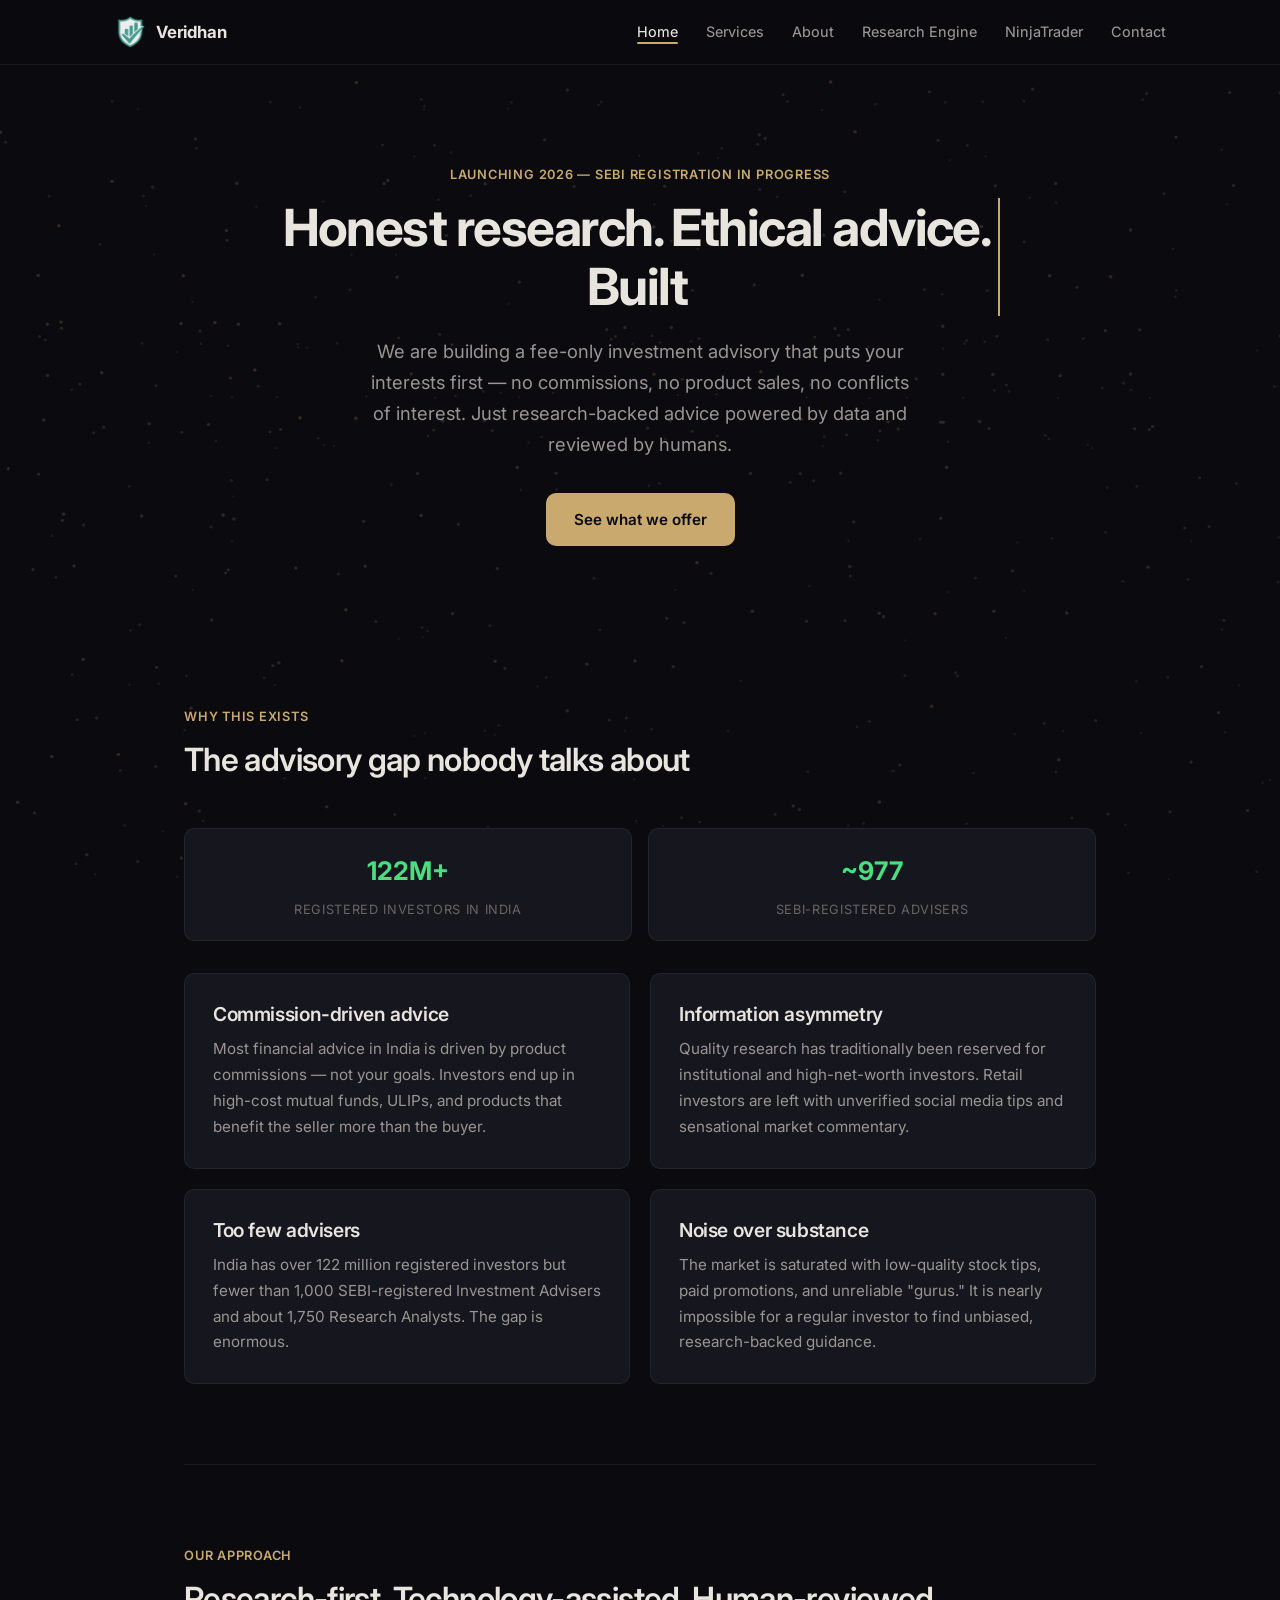
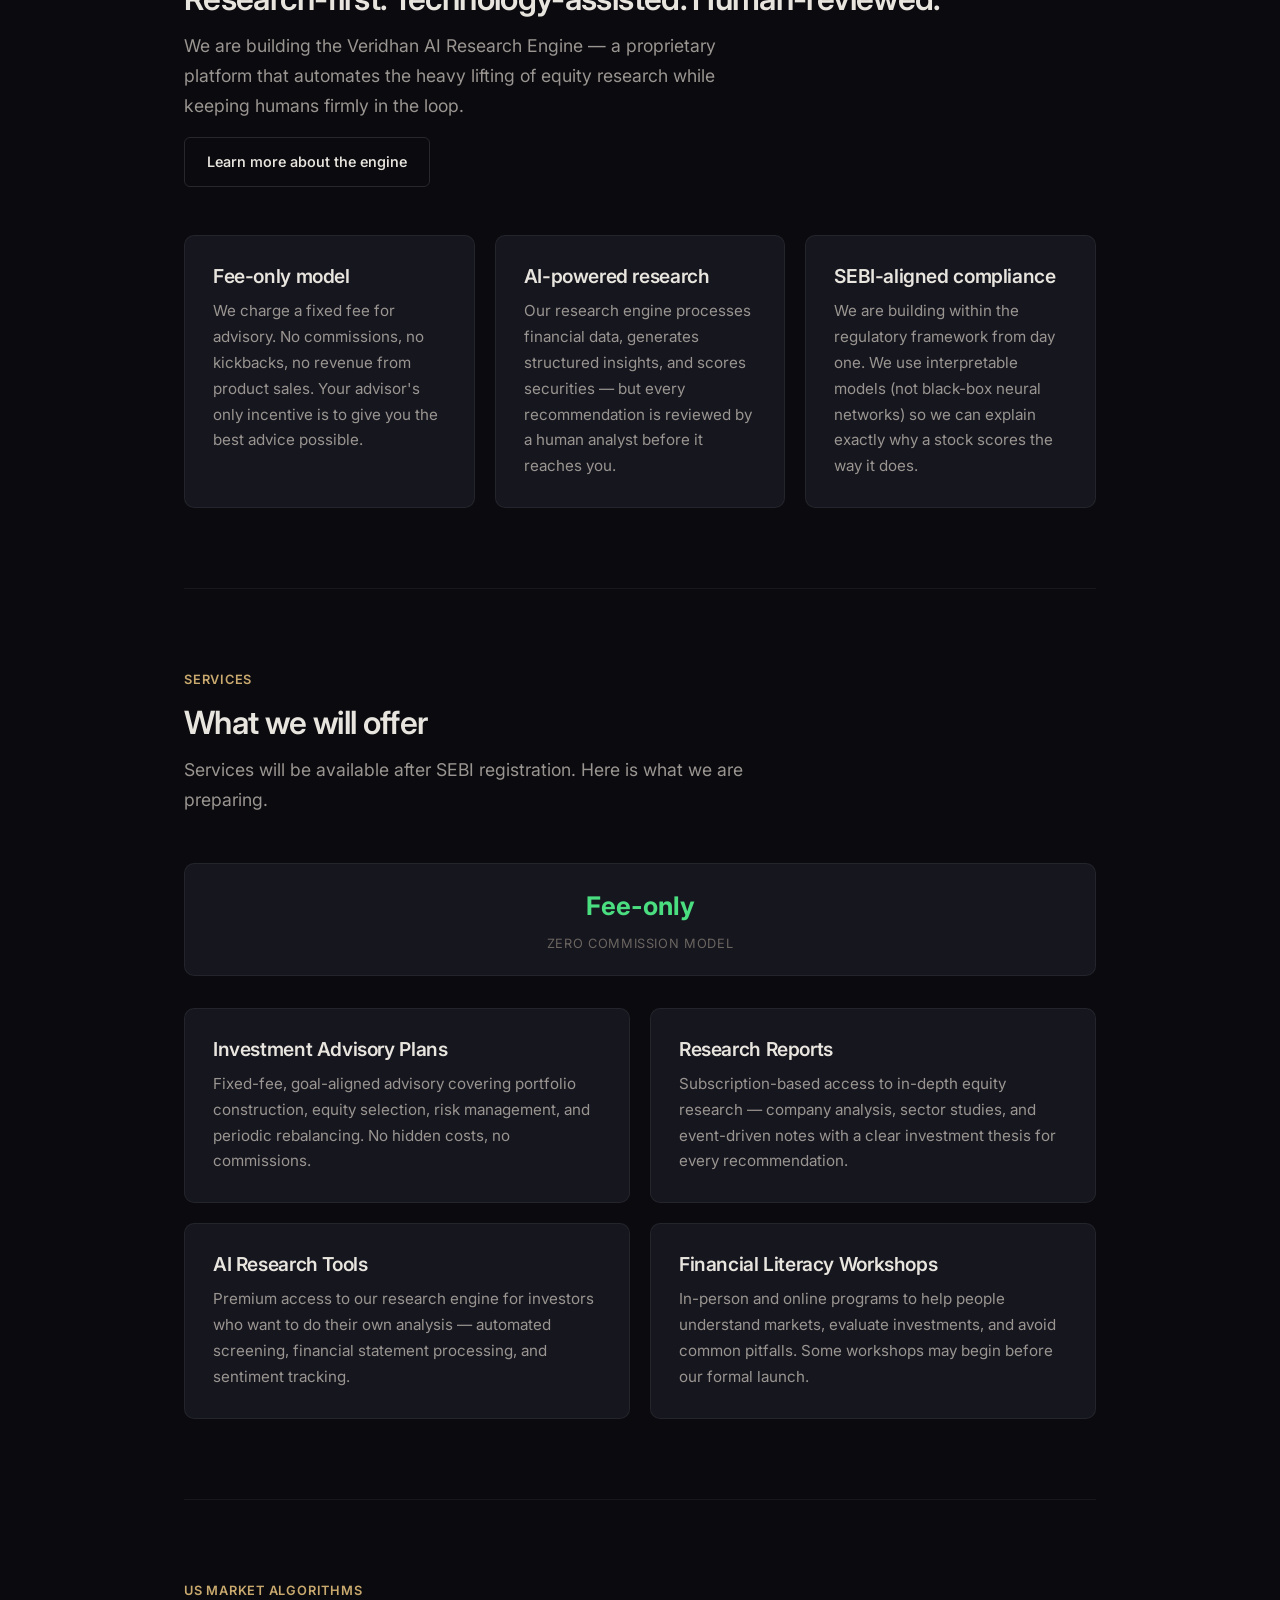
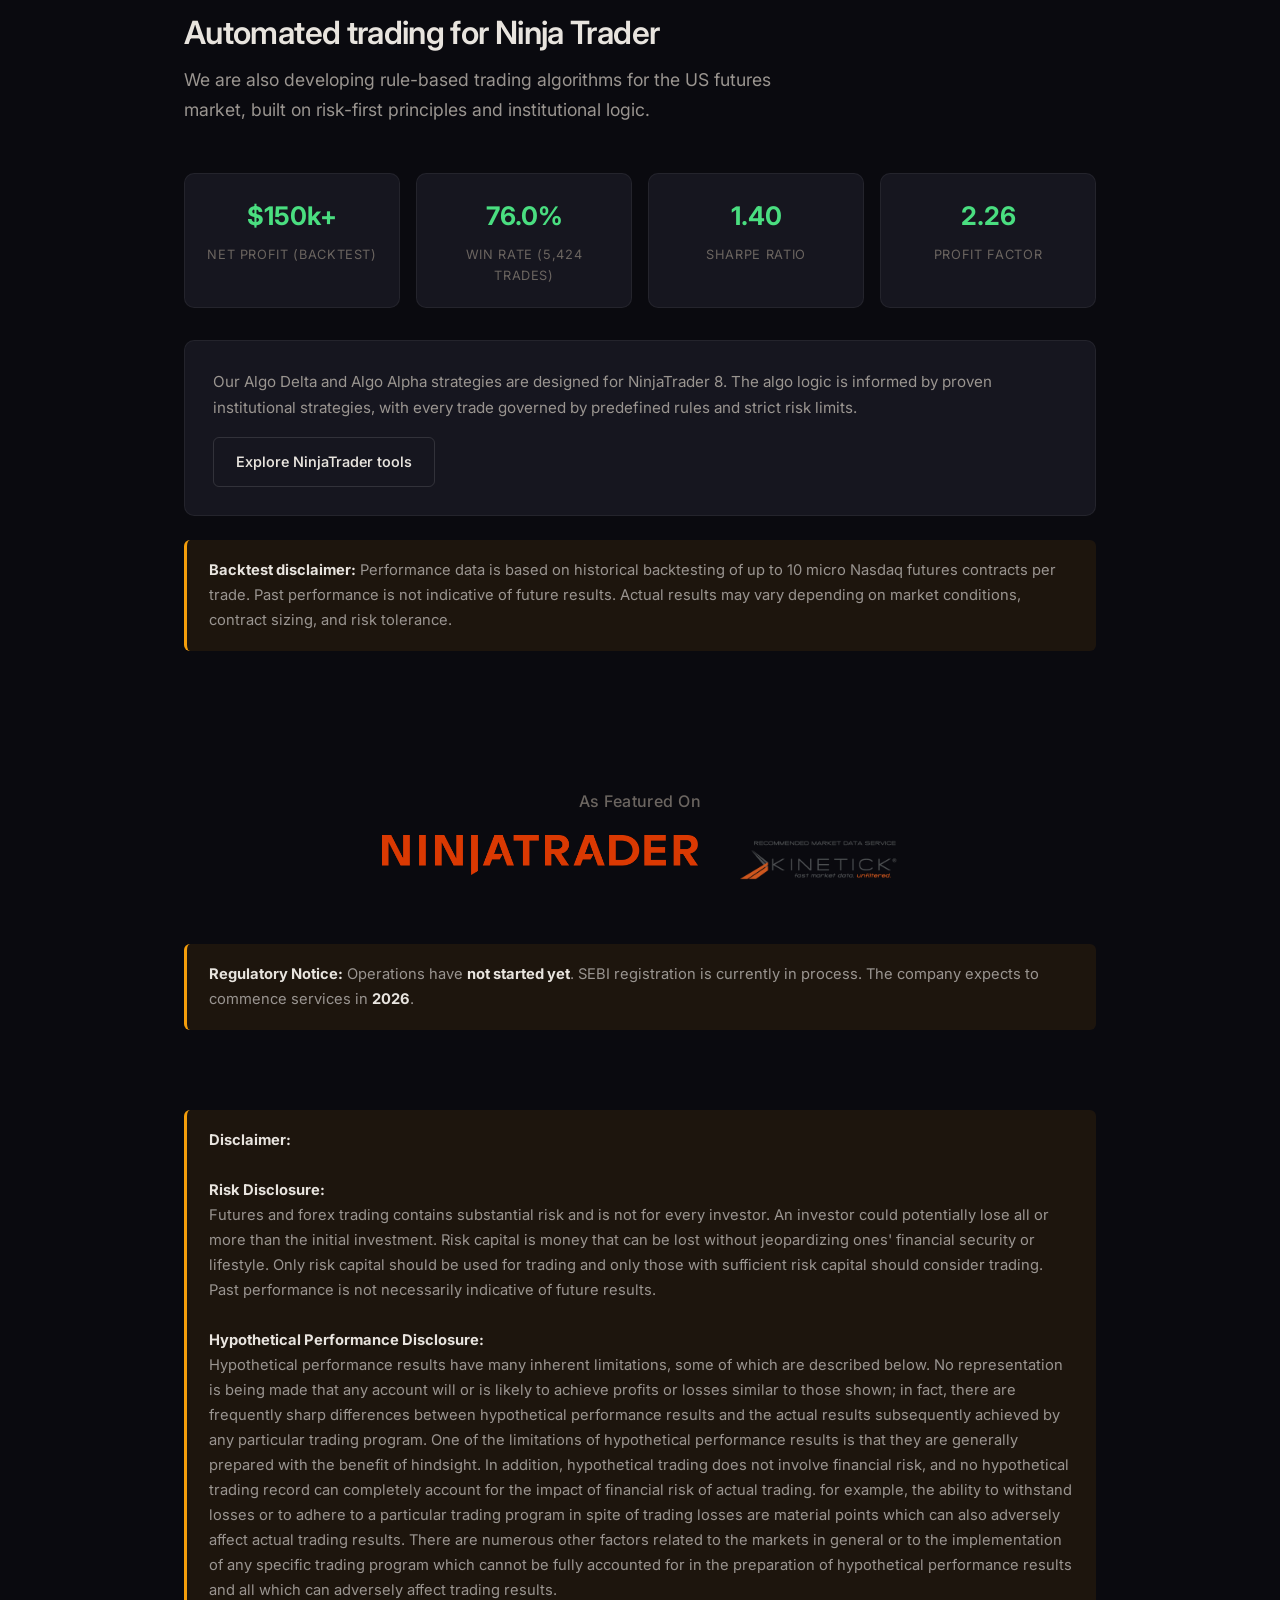
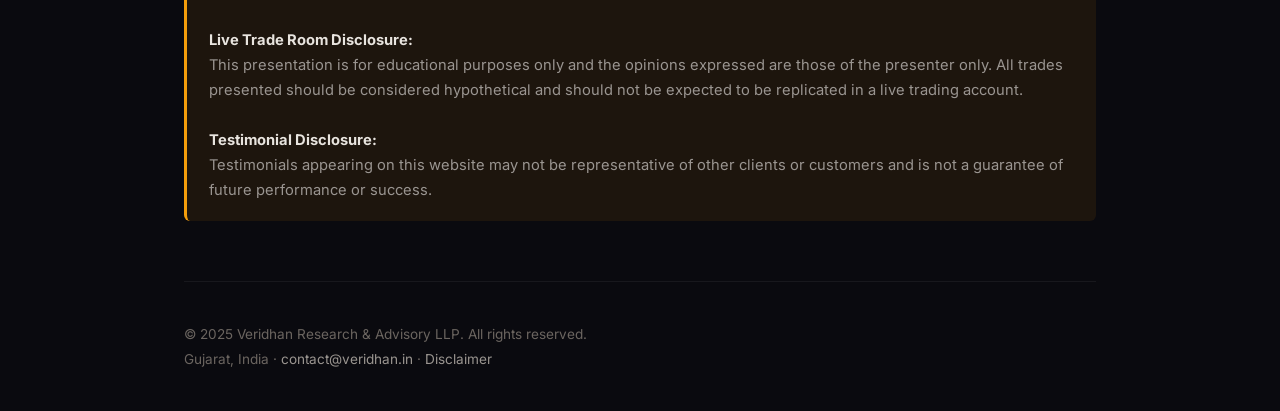
<file: index.html>
<!DOCTYPE html>
<html lang="en">

<head>
    <meta charset="UTF-8">
    <meta name="viewport" content="width=device-width, initial-scale=1.0">
    <title>Veridhan Research & Advisory LLP | Honest Research. Ethical Advice.</title>
    <meta name="description"
        content="Fee-only investment advisory built on data-driven research and zero conflicts of interest. Launching in 2026 after SEBI registration.">

    <!-- Open Graph -->
    <meta property="og:type" content="website">
    <meta property="og:url" content="https://veridhan.tech">
    <meta property="og:title" content="Veridhan Research & Advisory LLP">
    <meta property="og:description"
        content="Fee-only investment advisory built on data-driven research and zero conflicts of interest.">

    <!-- Twitter -->
    <meta name="twitter:card" content="summary_large_image">
    <meta name="twitter:title" content="Veridhan Research & Advisory LLP">
    <meta name="twitter:description"
        content="Fee-only investment advisory built on data-driven research and zero conflicts of interest.">

    <!-- Favicon -->
    <link rel="icon" type="image/png" sizes="32x32" href="favicon-32x32.png">
    <link rel="icon" type="image/png" sizes="16x16" href="favicon-16x16.png">
    <link rel="shortcut icon" href="favicon.ico">

    <link rel="stylesheet" href="styles.css">
    <script src="sidebar.js" defer></script>
    <script src="dots-bg.js" defer></script>
    <script src="typewriter.js" defer></script>
</head>

<body>

    <!-- Navigation -->
    <nav class="navbar">
        <div class="navbar-inner">
            <a href="index.html" class="navbar-logo">
                <div class="logo-mark"><img src="veridhan-logo.png" alt="Veridhan"></div>
                Veridhan
            </a>
            <ul class="navbar-links">
                <li><a href="index.html">Home</a></li>
                <li><a href="services.html">Services</a></li>
                <li><a href="about.html">About</a></li>
                <li><a href="ai-research-engine.html">Research Engine</a></li>
                <li><a href="ninjatrader-addons.html">NinjaTrader</a></li>
                <li><a href="contact.html">Contact</a></li>
            </ul>
            <button class="hamburger" aria-label="Toggle menu">
                <span></span><span></span><span></span>
            </button>
        </div>
    </nav>

    <!-- Mobile Menu -->
    <div class="mobile-menu">
        <a href="index.html">Home</a>
        <a href="services.html">Services</a>
        <a href="about.html">About</a>
        <a href="ai-research-engine.html">Research Engine</a>
        <a href="ninjatrader-addons.html">NinjaTrader</a>
        <a href="contact.html">Contact</a>
        <a href="disclaimer.html">Disclaimer</a>
    </div>

    <div class="container">

        <!-- Hero -->
        <section class="hero fade-up">
            <span class="label">Launching 2026 — SEBI registration in progress</span>
            <h1>Honest research. Ethical advice. Built for the long run.</h1>
            <p class="subtitle mx-auto">
                We are building a fee-only investment advisory that puts your interests first — no commissions, no
                product sales, no conflicts of interest. Just research-backed advice powered by data and reviewed by
                humans.
            </p>
            <a href="services.html" class="hero-cta">See what we offer</a>

        </section>

        <!-- The Problem -->
        <section class="section fade-up">
            <div class="section-header">
                <span class="label">Why this exists</span>
                <h2>The advisory gap nobody talks about</h2>
            </div>

            <div class="metrics-row stagger" style="margin-bottom: 32px;">
                <div class="metric fade-up">
                    <span class="value">122M+</span>
                    <span class="metric-label">Registered investors in India</span>
                </div>
                <div class="metric fade-up">
                    <span class="value">~977</span>
                    <span class="metric-label">SEBI-registered advisers</span>
                </div>
            </div>
            <div class="card-grid card-grid-2 stagger">
                <div class="card fade-up">
                    <h3>Commission-driven advice</h3>
                    <p>Most financial advice in India is driven by product commissions — not your goals. Investors end
                        up in high-cost mutual funds, ULIPs, and products that benefit the seller more than the buyer.
                    </p>
                </div>
                <div class="card fade-up">
                    <h3>Information asymmetry</h3>
                    <p>Quality research has traditionally been reserved for institutional and high-net-worth investors.
                        Retail investors are left with unverified social media tips and sensational market commentary.
                    </p>
                </div>
                <div class="card fade-up">
                    <h3>Too few advisers</h3>
                    <p>India has over 122 million registered investors but fewer than 1,000 SEBI-registered Investment
                        Advisers and about 1,750 Research Analysts. The gap is enormous.</p>
                </div>
                <div class="card fade-up">
                    <h3>Noise over substance</h3>
                    <p>The market is saturated with low-quality stock tips, paid promotions, and unreliable "gurus." It
                        is nearly impossible for a regular investor to find unbiased, research-backed guidance.</p>
                </div>
            </div>
        </section>

        <!-- Our Approach -->
        <section class="section fade-up">
            <div class="section-header">
                <span class="label">Our approach</span>
                <h2>Research-first. Technology-assisted. Human-reviewed.</h2>
                <p class="subtitle">We are building the Veridhan AI Research Engine — a proprietary platform that
                    automates the heavy lifting of equity research while keeping humans firmly in the loop.</p>
                <div class="mt-16">
                    <a href="ai-research-engine.html" class="btn btn-outline">Learn more about the engine</a>
                </div>
            </div>

            <div class="card-grid card-grid-3 stagger">
                <div class="card fade-up">
                    <h3>Fee-only model</h3>
                    <p>We charge a fixed fee for advisory. No commissions, no kickbacks, no revenue from product sales.
                        Your advisor's only incentive is to give you the best advice possible.</p>
                </div>
                <div class="card fade-up">
                    <h3>AI-powered research</h3>
                    <p>Our research engine processes financial data, generates structured insights, and scores
                        securities — but every recommendation is reviewed by a human analyst before it reaches you.</p>
                </div>
                <div class="card fade-up">
                    <h3>SEBI-aligned compliance</h3>
                    <p>We are building within the regulatory framework from day one. We use interpretable models (not
                        black-box neural networks) so we can explain exactly why a stock scores the way it does.</p>
                </div>
            </div>
        </section>

        <!-- What We Offer -->
        <section class="section fade-up">
            <div class="section-header">
                <span class="label">Services</span>
                <h2>What we will offer</h2>
                <p class="subtitle">Services will be available after SEBI registration. Here is what we are preparing.
                </p>
            </div>

            <div class="metrics-row stagger" style="margin-bottom: 32px;">
                <div class="metric fade-up">
                    <span class="value">Fee-only</span>
                    <span class="metric-label">Zero commission model</span>
                </div>
            </div>

            <div class="card-grid card-grid-2 stagger">
                <div class="card fade-up">
                    <h3>Investment Advisory Plans</h3>
                    <p>Fixed-fee, goal-aligned advisory covering portfolio construction, equity selection, risk
                        management, and periodic rebalancing. No hidden costs, no commissions.</p>
                </div>
                <div class="card fade-up">
                    <h3>Research Reports</h3>
                    <p>Subscription-based access to in-depth equity research — company analysis, sector studies, and
                        event-driven notes with a clear investment thesis for every recommendation.</p>
                </div>
                <div class="card fade-up">
                    <h3>AI Research Tools</h3>
                    <p>Premium access to our research engine for investors who want to do their own analysis — automated
                        screening, financial statement processing, and sentiment tracking.</p>
                </div>
                <div class="card fade-up">
                    <h3>Financial Literacy Workshops</h3>
                    <p>In-person and online programs to help people understand markets, evaluate investments, and avoid
                        common pitfalls. Some workshops may begin before our formal launch.</p>
                </div>
            </div>
        </section>

        <!-- Algo Trading (US Markets) -->
        <section class="section fade-up">
            <div class="section-header">
                <span class="label">US Market Algorithms</span>
                <h2>Automated trading for Ninja Trader</h2>
                <p class="subtitle">We are also developing rule-based trading algorithms for the US futures market,
                    built on risk-first principles and institutional logic.</p>
            </div>

            <div class="metrics-row stagger">
                <div class="metric fade-up">
                    <span class="value">$150k+</span>
                    <span class="metric-label">Net Profit (backtest)</span>
                </div>
                <div class="metric fade-up">
                    <span class="value">76.0%</span>
                    <span class="metric-label">Win Rate (5,424 trades)</span>
                </div>
                <div class="metric fade-up">
                    <span class="value">1.40</span>
                    <span class="metric-label">Sharpe Ratio</span>
                </div>
                <div class="metric fade-up">
                    <span class="value">2.26</span>
                    <span class="metric-label">Profit Factor</span>
                </div>
            </div>

            <div class="card fade-up">
                <p>Our Algo Delta and Algo Alpha strategies are designed for NinjaTrader 8. The algo logic is informed
                    by proven institutional strategies, with every trade governed by predefined rules and strict risk
                    limits.</p>
                <div class="mt-16">
                    <a href="ninjatrader-addons.html" class="btn btn-outline">Explore NinjaTrader tools</a>
                </div>
            </div>

            <div class="notice mt-24">
                <strong>Backtest disclaimer:</strong> Performance data is based on historical backtesting of up to 10
                micro Nasdaq futures contracts per trade. Past performance is not indicative of future results. Actual
                results may vary depending on market conditions, contract sizing, and risk tolerance.
            </div>
        </section>

        <!-- Featured Logos -->
        <section class="logos-section fade-up">
            <h2>As Featured On</h2>
            <div class="logos-row">
                <a href="https://ninjatraderdomesticvendor.sjv.io/XmPrrg" target="_blank" rel="noopener noreferrer">
                    <img src="NinjaTrader_Wordmark_color_RGB.png" alt="NinjaTrader">
                </a>
                <img src="Kinetick_Logo.png" alt="Kinetick">
            </div>
        </section>

        <!-- Regulatory Notice -->
        <section class="fade-up">
            <div class="notice">
                <strong>Regulatory Notice:</strong> Operations have <strong>not started yet</strong>. SEBI registration
                is currently in process. The company expects to commence services in <strong>2026</strong>.
            </div>
        </section>

        <!-- Disclaimer -->
        <section class="disclaimer-section fade-up">
            <div class="notice">
                <strong>Disclaimer:</strong>

                <br><br><strong>Risk Disclosure:</strong>
                <br>Futures and forex trading contains substantial risk and is not for every investor. An investor could
                potentially lose all or more than the initial investment. Risk capital is money that can be lost without
                jeopardizing ones' financial security or lifestyle. Only risk capital should be used for trading and
                only those with sufficient risk capital should consider trading. Past performance is not necessarily
                indicative of future results.

                <br><br><strong>Hypothetical Performance Disclosure:</strong>
                <br>Hypothetical performance results have many inherent limitations, some of which are described below.
                No representation is being made that any account will or is likely to achieve profits or losses similar
                to those shown; in fact, there are frequently sharp differences between hypothetical performance results
                and the actual results subsequently achieved by any particular trading program. One of the limitations
                of hypothetical performance results is that they are generally prepared with the benefit of hindsight.
                In addition, hypothetical trading does not involve financial risk, and no hypothetical trading record
                can completely account for the impact of financial risk of actual trading. for example, the ability to
                withstand losses or to adhere to a particular trading program in spite of trading losses are material
                points which can also adversely affect actual trading results. There are numerous other factors related
                to the markets in general or to the implementation of any specific trading program which cannot be fully
                accounted for in the preparation of hypothetical performance results and all which can adversely affect
                trading results.

                <br><br><strong>Live Trade Room Disclosure:</strong>
                <br>This presentation is for educational purposes only and the opinions expressed are those of the
                presenter only. All trades presented should be considered hypothetical and should not be expected to be
                replicated in a live trading account.

                <br><br><strong>Testimonial Disclosure:</strong>
                <br>Testimonials appearing on this website may not be representative of other clients or customers and
                is not a guarantee of future performance or success.
            </div>
        </section>

        <!-- Footer -->
        <footer class="footer">
            &copy; 2025 Veridhan Research &amp; Advisory LLP. All rights reserved.<br>
            Gujarat, India &middot; <a href="mailto:contact@veridhan.in">contact@veridhan.in</a> &middot; <a
                href="disclaimer.html">Disclaimer</a>
        </footer>

    </div>

</body>

</html>
</file>
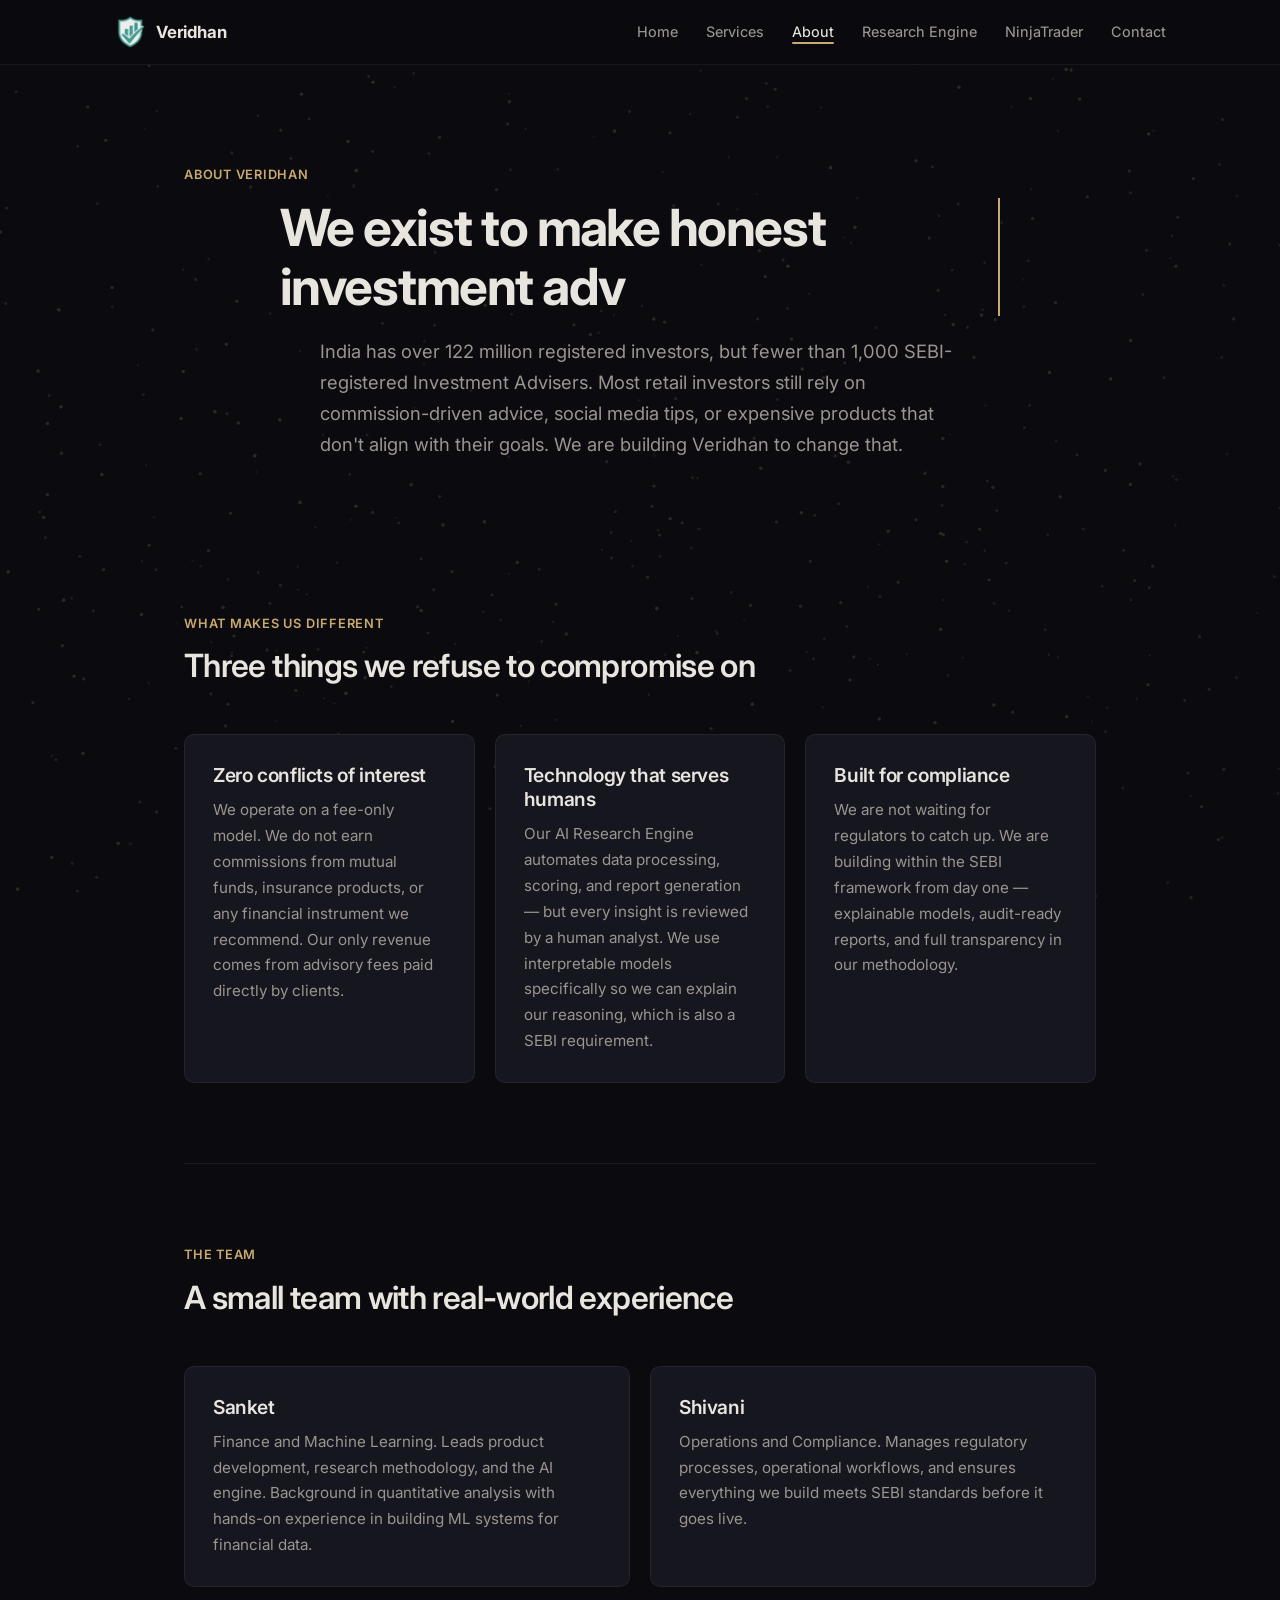
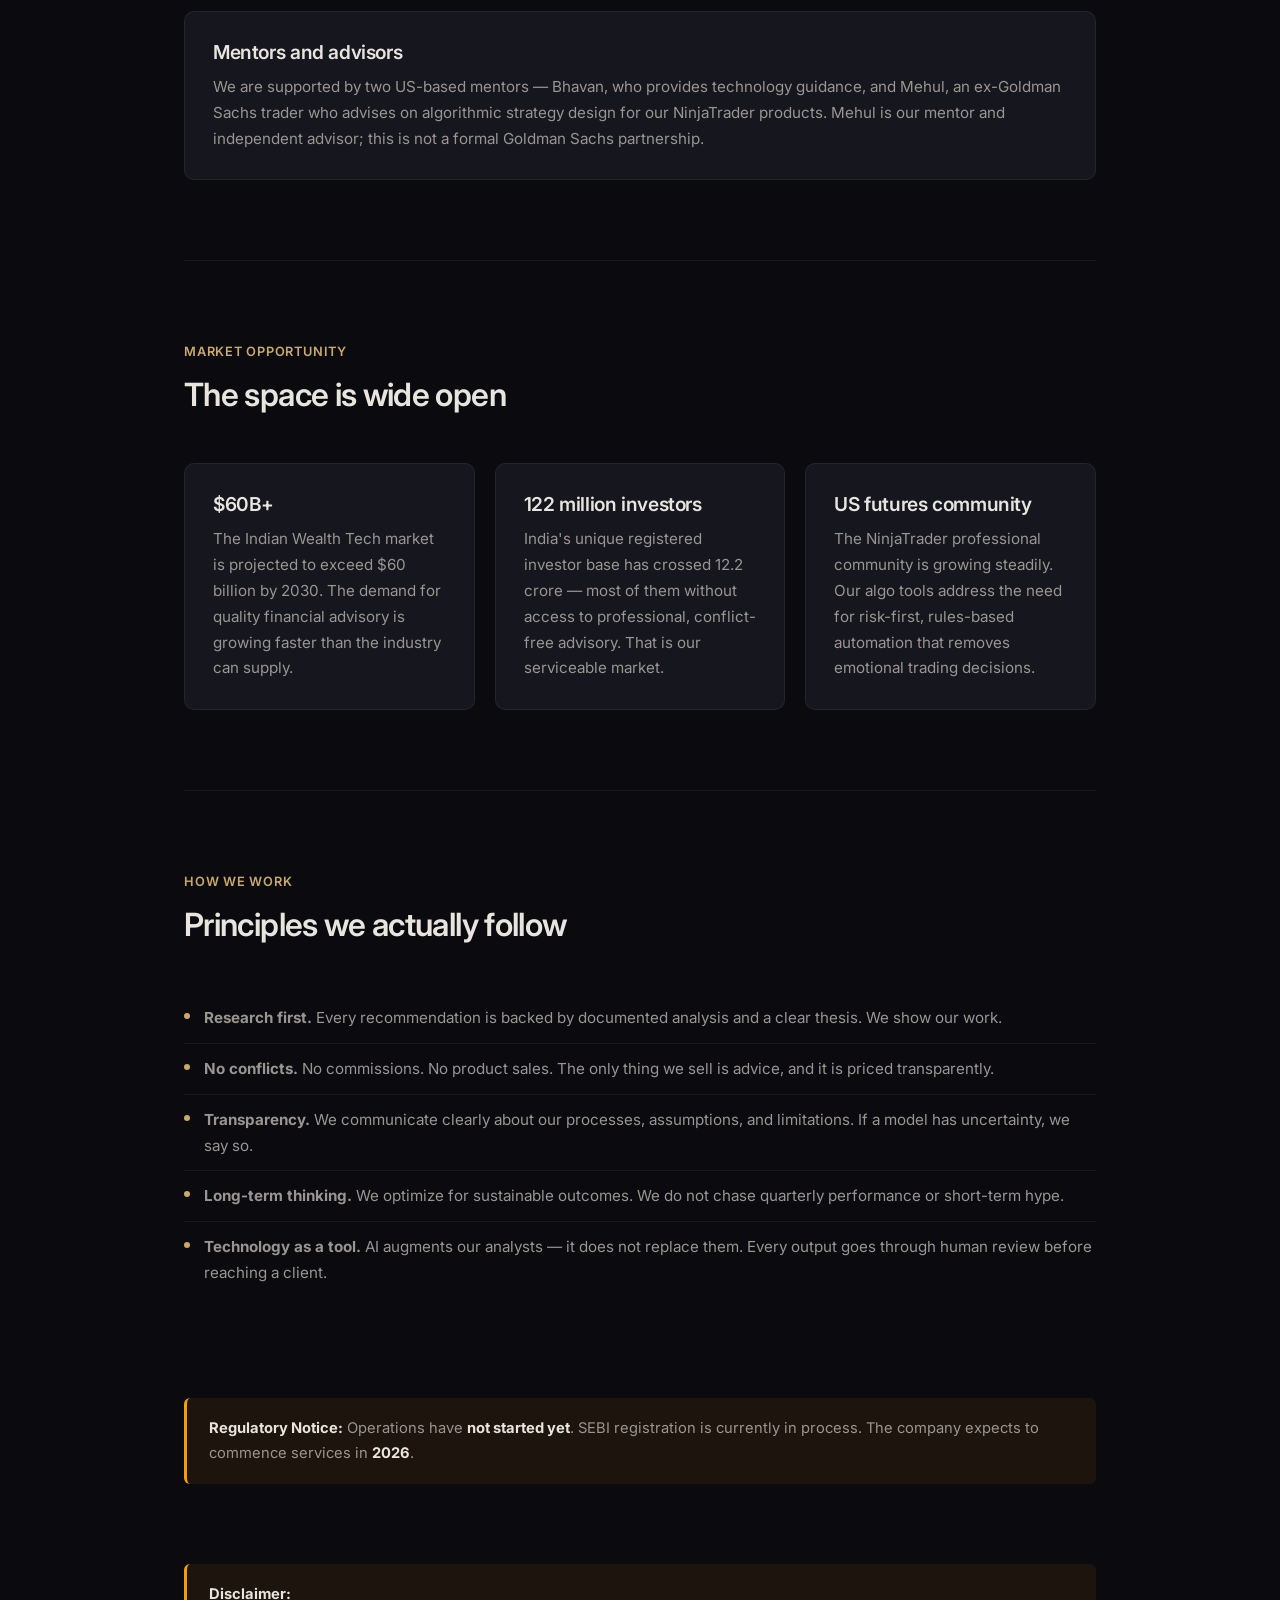
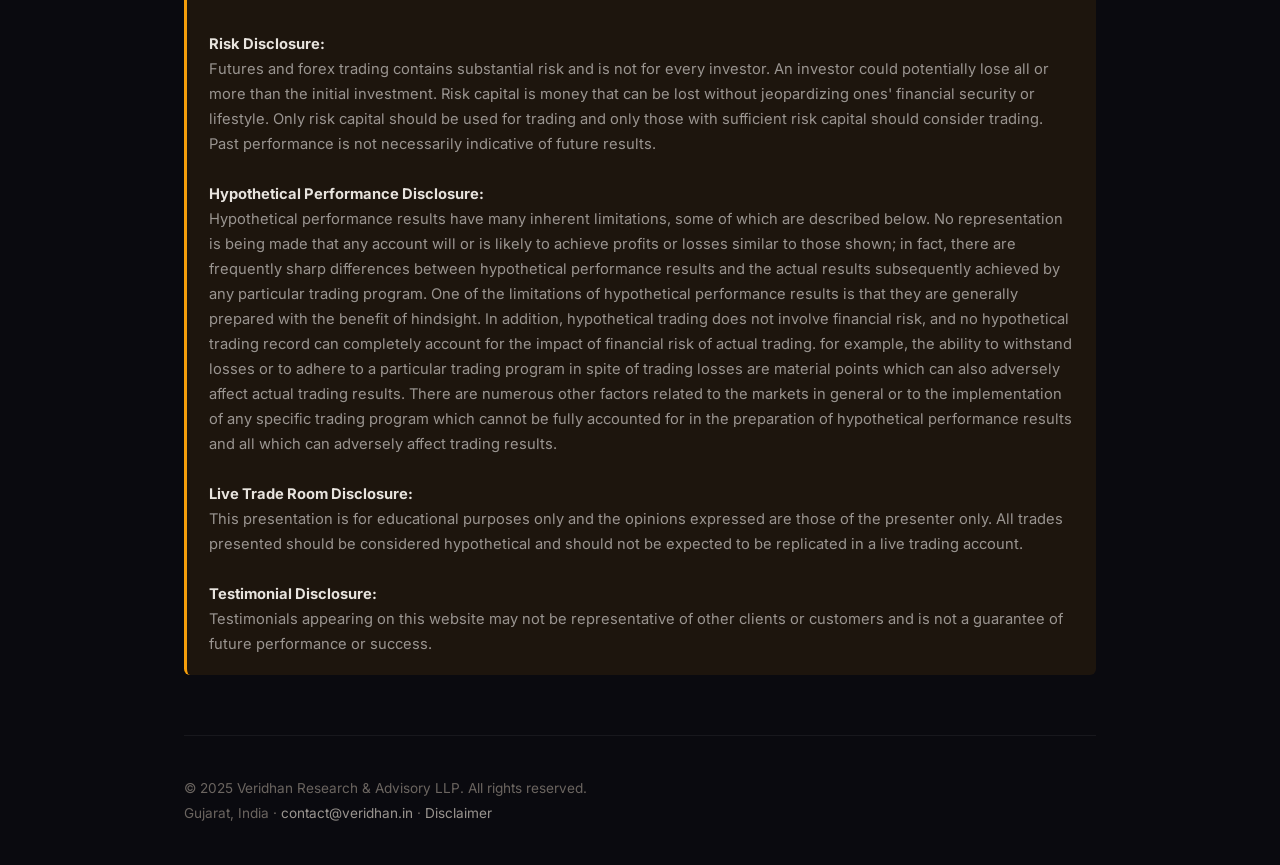
<file: about.html>
<!DOCTYPE html>
<html lang="en">

<head>
    <meta charset="UTF-8">
    <meta name="viewport" content="width=device-width, initial-scale=1.0">
    <title>About Us | Veridhan Research & Advisory LLP</title>
    <meta name="description"
        content="Meet the team behind Veridhan — a fee-only, research-first investment advisory building ethical financial infrastructure for India.">

    <meta property="og:type" content="website">
    <meta property="og:url" content="https://veridhan.tech/about.html">
    <meta property="og:title" content="About Us | Veridhan Research & Advisory LLP">
    <meta property="og:description"
        content="Meet the team behind Veridhan — a fee-only, research-first investment advisory.">

    <meta name="twitter:card" content="summary_large_image">
    <meta name="twitter:title" content="About Us | Veridhan">

    <link rel="icon" type="image/png" sizes="32x32" href="favicon-32x32.png">
    <link rel="icon" type="image/png" sizes="16x16" href="favicon-16x16.png">
    <link rel="shortcut icon" href="favicon.ico">

    <link rel="stylesheet" href="styles.css">
    <script src="sidebar.js" defer></script>
    <script src="dots-bg.js" defer></script>
    <script src="typewriter.js" defer></script>
</head>

<body>

    <!-- Navigation -->
    <nav class="navbar">
        <div class="navbar-inner">
            <a href="index.html" class="navbar-logo">
                <div class="logo-mark"><img src="veridhan-logo.png" alt="Veridhan"></div>
                Veridhan
            </a>
            <ul class="navbar-links">
                <li><a href="index.html">Home</a></li>
                <li><a href="services.html">Services</a></li>
                <li><a href="about.html">About</a></li>
                <li><a href="ai-research-engine.html">Research Engine</a></li>
                <li><a href="ninjatrader-addons.html">NinjaTrader</a></li>
                <li><a href="contact.html">Contact</a></li>
            </ul>
            <button class="hamburger" aria-label="Toggle menu">
                <span></span><span></span><span></span>
            </button>
        </div>
    </nav>

    <div class="mobile-menu">
        <a href="index.html">Home</a>
        <a href="services.html">Services</a>
        <a href="about.html">About</a>
        <a href="ai-research-engine.html">Research Engine</a>
        <a href="ninjatrader-addons.html">NinjaTrader</a>
        <a href="contact.html">Contact</a>
        <a href="disclaimer.html">Disclaimer</a>
    </div>

    <div class="container">

        <!-- Mission -->
        <section class="hero fade-up" style="text-align: left; padding-bottom: 40px;">
            <span class="label">About Veridhan</span>
            <h1>We exist to make honest investment advice accessible to everyone.</h1>
            <p class="subtitle" style="max-width: 640px;">
                India has over 122 million registered investors, but fewer than 1,000 SEBI-registered Investment
                Advisers. Most retail investors still rely on commission-driven advice, social media tips, or expensive
                products that don't align with their goals. We are building Veridhan to change that.
            </p>
        </section>

        <!-- What Makes Us Different -->
        <section class="section fade-up">
            <div class="section-header">
                <span class="label">What makes us different</span>
                <h2>Three things we refuse to compromise on</h2>
            </div>

            <div class="card-grid card-grid-3 stagger">
                <div class="card fade-up">
                    <h3>Zero conflicts of interest</h3>
                    <p>We operate on a fee-only model. We do not earn commissions from mutual funds, insurance products,
                        or any financial instrument we recommend. Our only revenue comes from advisory fees paid
                        directly by clients.</p>
                </div>
                <div class="card fade-up">
                    <h3>Technology that serves humans</h3>
                    <p>Our AI Research Engine automates data processing, scoring, and report generation — but every
                        insight is reviewed by a human analyst. We use interpretable models specifically so we can
                        explain our reasoning, which is also a SEBI requirement.</p>
                </div>
                <div class="card fade-up">
                    <h3>Built for compliance</h3>
                    <p>We are not waiting for regulators to catch up. We are building within the SEBI framework from day
                        one — explainable models, audit-ready reports, and full transparency in our methodology.</p>
                </div>
            </div>
        </section>

        <!-- The Team -->
        <section class="section fade-up">
            <div class="section-header">
                <span class="label">The team</span>
                <h2>A small team with real-world experience</h2>
            </div>

            <div class="card-grid card-grid-2 stagger">
                <div class="card fade-up">
                    <h3>Sanket</h3>
                    <p>Finance and Machine Learning. Leads product development, research methodology, and the AI engine.
                        Background in quantitative analysis with hands-on experience in building ML systems for
                        financial data.</p>
                </div>
                <div class="card fade-up">
                    <h3>Shivani</h3>
                    <p>Operations and Compliance. Manages regulatory processes, operational workflows, and ensures
                        everything we build meets SEBI standards before it goes live.</p>
                </div>
            </div>

            <div class="card fade-up mt-24">
                <h3>Mentors and advisors</h3>
                <p>We are supported by two US-based mentors — Bhavan, who provides technology guidance, and Mehul, an
                    ex-Goldman Sachs trader who advises on algorithmic strategy design for our NinjaTrader products.
                    Mehul is our mentor and independent advisor; this is not a formal Goldman Sachs partnership.</p>
            </div>
        </section>

        <!-- Market Opportunity -->
        <section class="section fade-up">
            <div class="section-header">
                <span class="label">Market opportunity</span>
                <h2>The space is wide open</h2>
            </div>

            <div class="card-grid card-grid-3 stagger">
                <div class="card fade-up">
                    <h3>$60B+</h3>
                    <p>The Indian Wealth Tech market is projected to exceed $60 billion by 2030. The demand for quality
                        financial advisory is growing faster than the industry can supply.</p>
                </div>
                <div class="card fade-up">
                    <h3>122 million investors</h3>
                    <p>India's unique registered investor base has crossed 12.2 crore — most of them without access to
                        professional, conflict-free advisory. That is our serviceable market.</p>
                </div>
                <div class="card fade-up">
                    <h3>US futures community</h3>
                    <p>The NinjaTrader professional community is growing steadily. Our algo tools address the need for
                        risk-first, rules-based automation that removes emotional trading decisions.</p>
                </div>
            </div>
        </section>

        <!-- Our Principles -->
        <section class="section fade-up">
            <div class="section-header">
                <span class="label">How we work</span>
                <h2>Principles we actually follow</h2>
            </div>

            <ul class="prose-list">
                <li><strong>Research first.</strong> Every recommendation is backed by documented analysis and a clear
                    thesis. We show our work.</li>
                <li><strong>No conflicts.</strong> No commissions. No product sales. The only thing we sell is advice,
                    and it is priced transparently.</li>
                <li><strong>Transparency.</strong> We communicate clearly about our processes, assumptions, and
                    limitations. If a model has uncertainty, we say so.</li>
                <li><strong>Long-term thinking.</strong> We optimize for sustainable outcomes. We do not chase quarterly
                    performance or short-term hype.</li>
                <li><strong>Technology as a tool.</strong> AI augments our analysts — it does not replace them. Every
                    output goes through human review before reaching a client.</li>
            </ul>
        </section>

        <!-- Regulatory Notice -->
        <section class="fade-up">
            <div class="notice">
                <strong>Regulatory Notice:</strong> Operations have <strong>not started yet</strong>. SEBI registration
                is currently in process. The company expects to commence services in <strong>2026</strong>.
            </div>
        </section>

        <!-- Disclaimer -->
        <section class="disclaimer-section fade-up">
            <div class="notice">
                <strong>Disclaimer:</strong>

                <br><br><strong>Risk Disclosure:</strong>
                <br>Futures and forex trading contains substantial risk and is not for every investor. An investor could
                potentially lose all or more than the initial investment. Risk capital is money that can be lost without
                jeopardizing ones' financial security or lifestyle. Only risk capital should be used for trading and
                only those with sufficient risk capital should consider trading. Past performance is not necessarily
                indicative of future results.

                <br><br><strong>Hypothetical Performance Disclosure:</strong>
                <br>Hypothetical performance results have many inherent limitations, some of which are described below.
                No representation is being made that any account will or is likely to achieve profits or losses similar
                to those shown; in fact, there are frequently sharp differences between hypothetical performance results
                and the actual results subsequently achieved by any particular trading program. One of the limitations
                of hypothetical performance results is that they are generally prepared with the benefit of hindsight.
                In addition, hypothetical trading does not involve financial risk, and no hypothetical trading record
                can completely account for the impact of financial risk of actual trading. for example, the ability to
                withstand losses or to adhere to a particular trading program in spite of trading losses are material
                points which can also adversely affect actual trading results. There are numerous other factors related
                to the markets in general or to the implementation of any specific trading program which cannot be fully
                accounted for in the preparation of hypothetical performance results and all which can adversely affect
                trading results.

                <br><br><strong>Live Trade Room Disclosure:</strong>
                <br>This presentation is for educational purposes only and the opinions expressed are those of the
                presenter only. All trades presented should be considered hypothetical and should not be expected to be
                replicated in a live trading account.

                <br><br><strong>Testimonial Disclosure:</strong>
                <br>Testimonials appearing on this website may not be representative of other clients or customers and
                is not a guarantee of future performance or success.
            </div>
        </section>

        <footer class="footer">
            &copy; 2025 Veridhan Research &amp; Advisory LLP. All rights reserved.<br>
            Gujarat, India &middot; <a href="mailto:contact@veridhan.in">contact@veridhan.in</a> &middot; <a
                href="disclaimer.html">Disclaimer</a>
        </footer>

    </div>
</body>

</html>
</file>
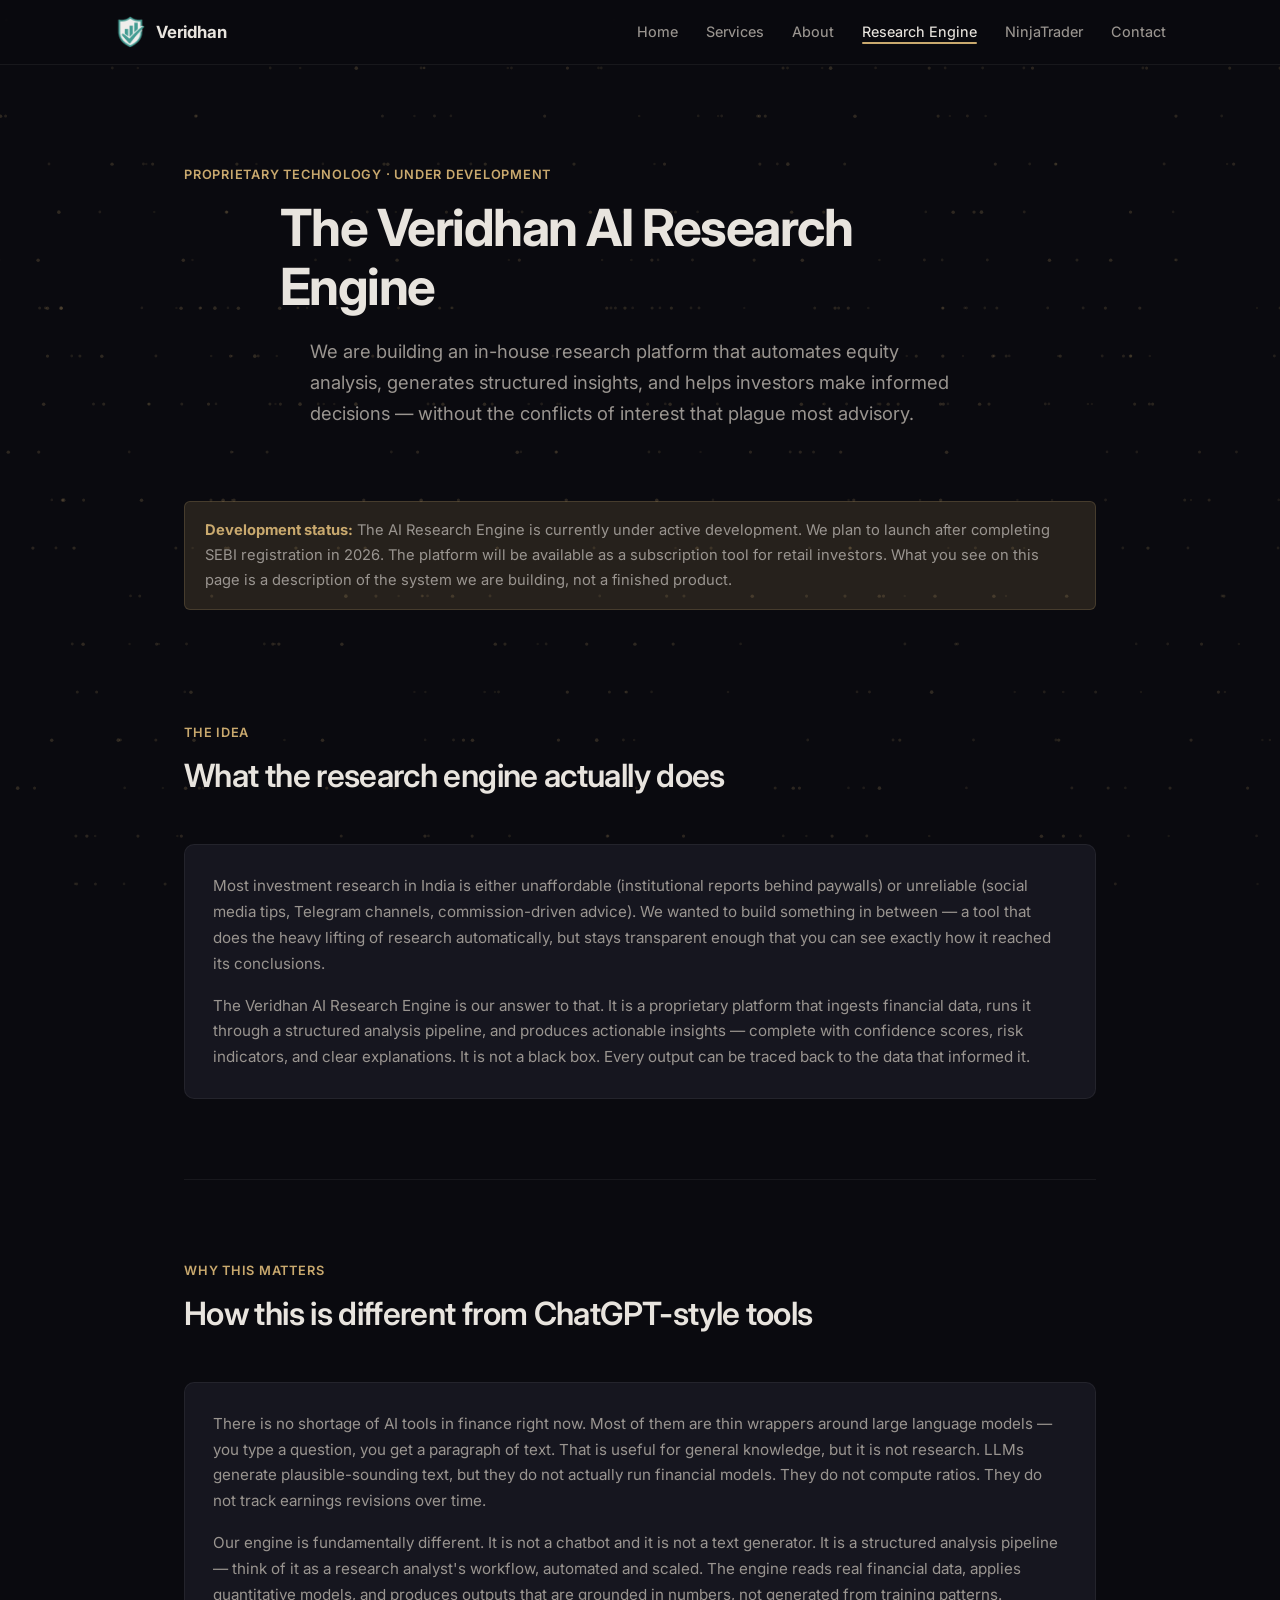
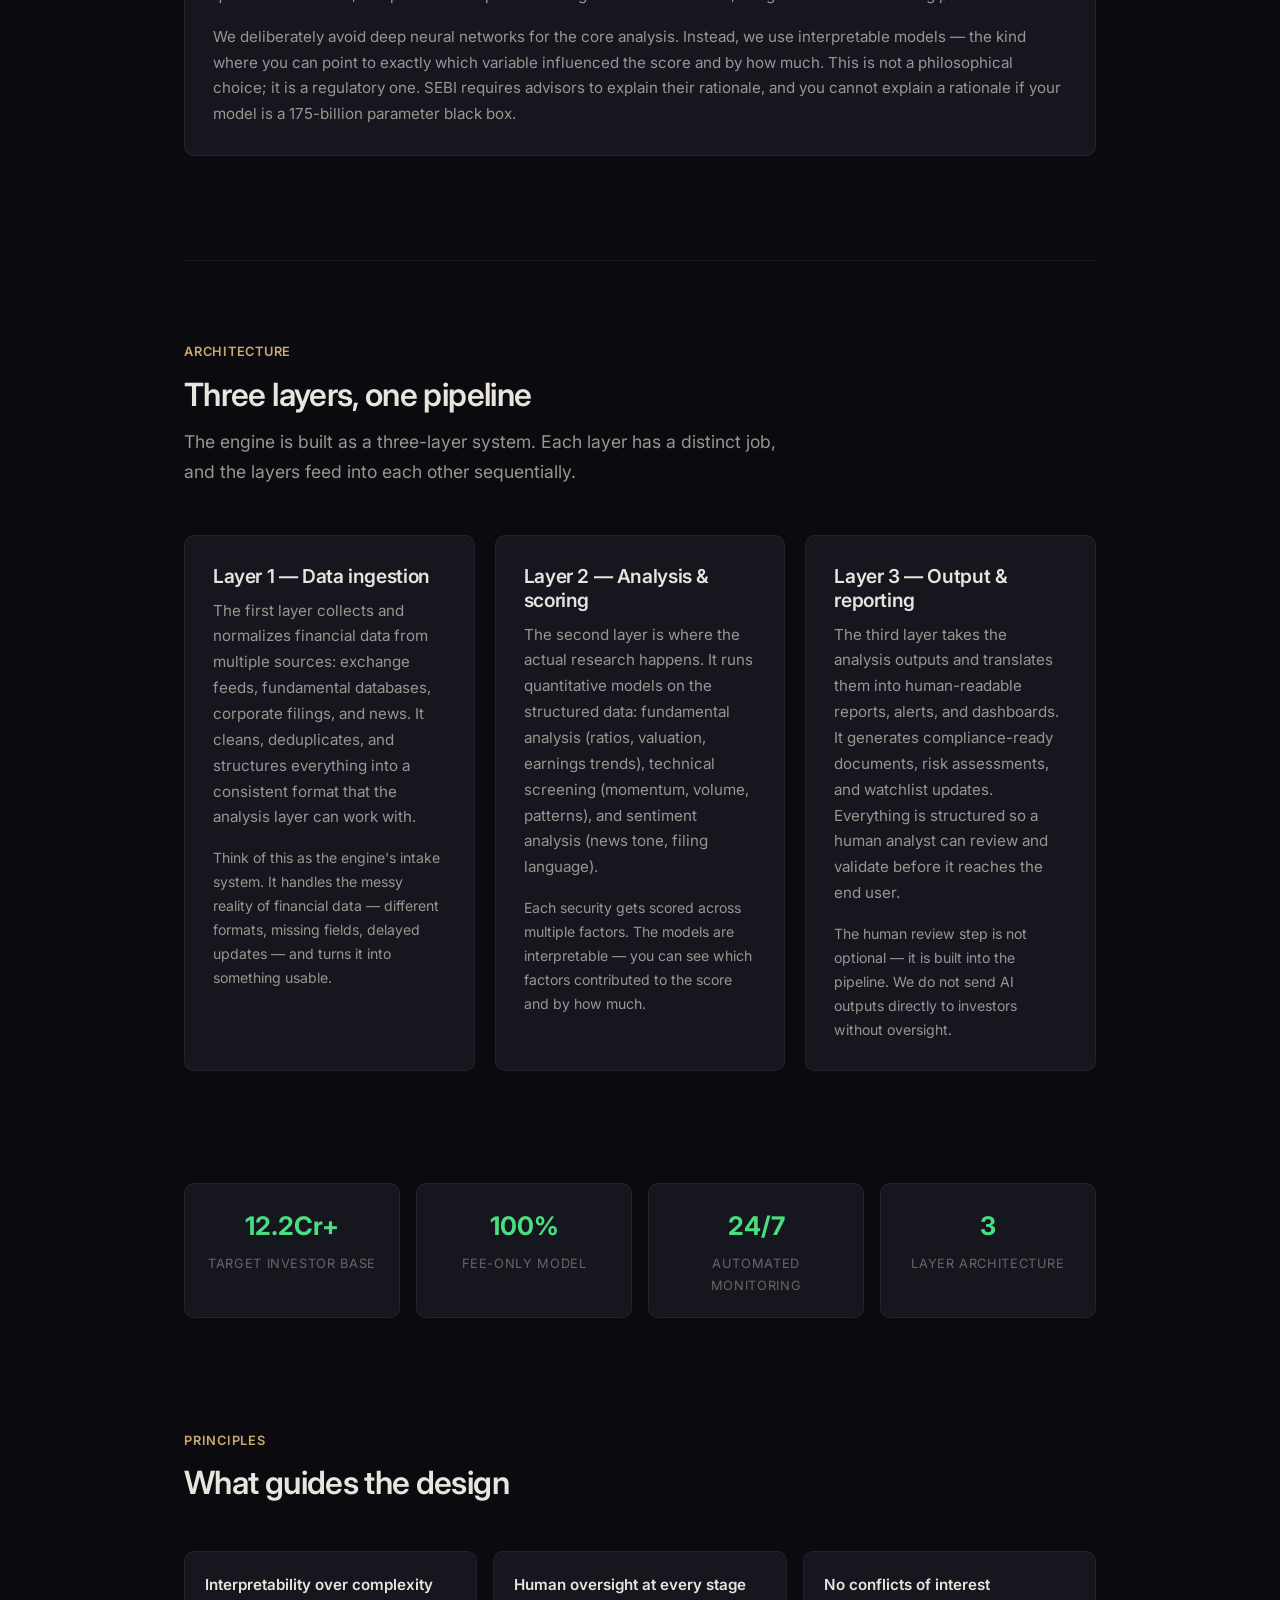
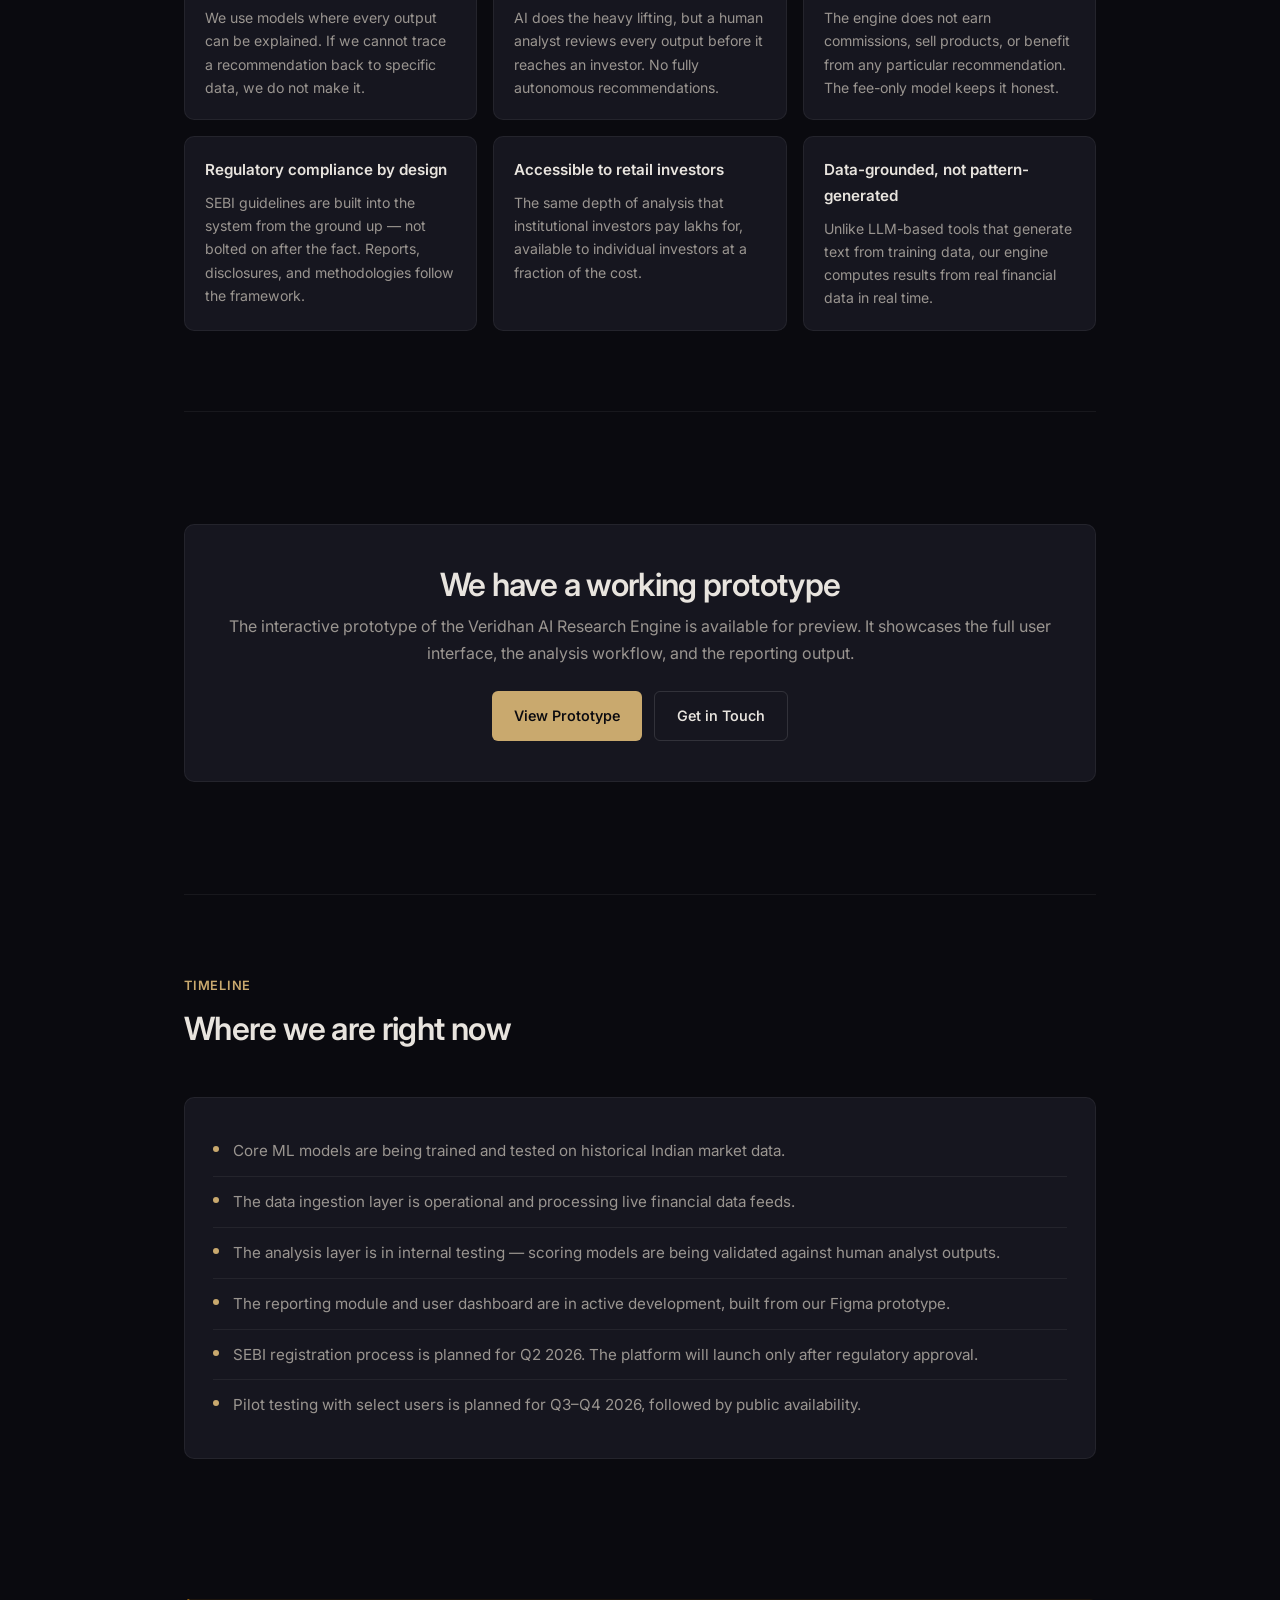
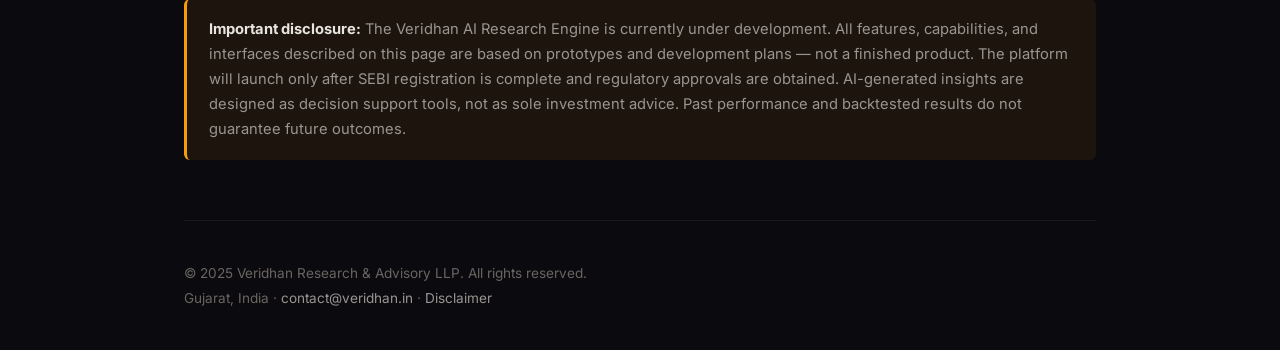
<file: ai-research-engine.html>
<!DOCTYPE html>
<html lang="en">

<head>
    <meta charset="UTF-8">
    <meta name="viewport" content="width=device-width, initial-scale=1.0">
    <title>AI Research Engine | Veridhan Research & Advisory LLP</title>
    <meta name="description"
        content="The Veridhan AI Research Engine — a proprietary three-layer platform that automates equity research, generates structured insights, and delivers unbiased analysis to investors.">

    <meta property="og:type" content="website">
    <meta property="og:url" content="https://veridhan.tech/ai-research-engine.html">
    <meta property="og:title" content="AI Research Engine | Veridhan">
    <meta property="og:description"
        content="A proprietary research platform built on a three-layer architecture. Transparent, interpretable, and human-reviewed.">

    <meta name="twitter:card" content="summary_large_image">
    <meta name="twitter:title" content="AI Research Engine | Veridhan">
    <meta name="twitter:description" content="How Veridhan's AI Research Engine works — and why it's different.">

    <link rel="icon" type="image/png" sizes="32x32" href="favicon-32x32.png">
    <link rel="icon" type="image/png" sizes="16x16" href="favicon-16x16.png">
    <link rel="shortcut icon" href="favicon.ico">

    <link rel="stylesheet" href="styles.css">
    <script src="sidebar.js" defer></script>
    <script src="dots-bg.js" defer></script>
    <script src="typewriter.js" defer></script>
</head>

<body>

    <!-- Navigation -->
    <nav class="navbar">
        <div class="navbar-inner">
            <a href="index.html" class="navbar-logo">
                <div class="logo-mark"><img src="veridhan-logo.png" alt="Veridhan"></div>
                Veridhan
            </a>
            <ul class="navbar-links">
                <li><a href="index.html">Home</a></li>
                <li><a href="services.html">Services</a></li>
                <li><a href="about.html">About</a></li>
                <li><a href="ai-research-engine.html">Research Engine</a></li>
                <li><a href="ninjatrader-addons.html">NinjaTrader</a></li>
                <li><a href="contact.html">Contact</a></li>
            </ul>
            <button class="hamburger" aria-label="Toggle menu">
                <span></span><span></span><span></span>
            </button>
        </div>
    </nav>

    <div class="mobile-menu">
        <a href="index.html">Home</a>
        <a href="services.html">Services</a>
        <a href="about.html">About</a>
        <a href="ai-research-engine.html">Research Engine</a>
        <a href="ninjatrader-addons.html">NinjaTrader</a>
        <a href="contact.html">Contact</a>
        <a href="disclaimer.html">Disclaimer</a>
    </div>

    <div class="container">

        <!-- Hero -->
        <section class="hero fade-up" style="text-align: left; padding-bottom: 40px;">
            <span class="label">Proprietary technology &middot; Under development</span>
            <h1>The Veridhan AI Research Engine</h1>
            <p class="subtitle" style="max-width: 660px;">
                We are building an in-house research platform that automates equity analysis, generates structured
                insights, and helps investors make informed decisions — without the conflicts of interest that plague
                most advisory.
            </p>
        </section>

        <!-- Status Notice -->
        <section class="fade-up">
            <div class="notice-box-dark">
                <strong>Development status:</strong> The AI Research Engine is currently under active development. We
                plan to launch after completing SEBI registration in 2026. The platform will be available as a
                subscription tool for retail investors. What you see on this page is a description of the system we are
                building, not a finished product.
            </div>
        </section>

        <!-- What it is -->
        <section class="section fade-up">
            <div class="section-header">
                <span class="label">The idea</span>
                <h2>What the research engine actually does</h2>
            </div>

            <div class="card-grid stagger">
                <div class="card fade-up">
                    <p>
                        Most investment research in India is either unaffordable (institutional reports behind paywalls)
                        or unreliable (social media tips, Telegram channels, commission-driven advice). We wanted to
                        build something in between — a tool that does the heavy lifting of research automatically, but
                        stays transparent enough that you can see exactly how it reached its conclusions.
                    </p>
                    <p class="mt-16">
                        The Veridhan AI Research Engine is our answer to that. It is a proprietary platform that ingests
                        financial data, runs it through a structured analysis pipeline, and produces actionable insights
                        — complete with confidence scores, risk indicators, and clear explanations. It is not a black
                        box. Every output can be traced back to the data that informed it.
                    </p>
                </div>
            </div>
        </section>

        <!-- How it's different -->
        <section class="section fade-up">
            <div class="section-header">
                <span class="label">Why this matters</span>
                <h2>How this is different from ChatGPT-style tools</h2>
            </div>

            <div class="card fade-up" style="margin-bottom: 24px;">
                <p>
                    There is no shortage of AI tools in finance right now. Most of them are thin wrappers around large
                    language models — you type a question, you get a paragraph of text. That is useful for general
                    knowledge, but it is not research. LLMs generate plausible-sounding text, but they do not actually
                    run financial models. They do not compute ratios. They do not track earnings revisions over time.
                </p>
                <p class="mt-16">
                    Our engine is fundamentally different. It is not a chatbot and it is not a text generator. It is a
                    structured analysis pipeline — think of it as a research analyst's workflow, automated and scaled.
                    The engine reads real financial data, applies quantitative models, and produces outputs that are
                    grounded in numbers, not generated from training patterns.
                </p>
                <p class="mt-16">
                    We deliberately avoid deep neural networks for the core analysis. Instead, we use interpretable
                    models — the kind where you can point to exactly which variable influenced the score and by how
                    much. This is not a philosophical choice; it is a regulatory one. SEBI requires advisors to explain
                    their rationale, and you cannot explain a rationale if your model is a 175-billion parameter black
                    box.
                </p>
            </div>
        </section>

        <!-- Three Layer Architecture -->
        <section class="section fade-up">
            <div class="section-header">
                <span class="label">Architecture</span>
                <h2>Three layers, one pipeline</h2>
                <p class="subtitle">The engine is built as a three-layer system. Each layer has a distinct job, and the
                    layers feed into each other sequentially.</p>
            </div>

            <div class="card-grid card-grid-3 stagger">
                <div class="card fade-up">
                    <h3>Layer 1 — Data ingestion</h3>
                    <p>
                        The first layer collects and normalizes financial data from multiple sources: exchange feeds,
                        fundamental databases, corporate filings, and news. It cleans, deduplicates, and structures
                        everything into a consistent format that the analysis layer can work with.
                    </p>
                    <p class="mt-16 text-muted" style="font-size: 0.88rem;">
                        Think of this as the engine's intake system. It handles the messy reality of financial data —
                        different formats, missing fields, delayed updates — and turns it into something usable.
                    </p>
                </div>
                <div class="card fade-up">
                    <h3>Layer 2 — Analysis & scoring</h3>
                    <p>
                        The second layer is where the actual research happens. It runs quantitative models on the
                        structured data: fundamental analysis (ratios, valuation, earnings trends), technical screening
                        (momentum, volume, patterns), and sentiment analysis (news tone, filing language).
                    </p>
                    <p class="mt-16 text-muted" style="font-size: 0.88rem;">
                        Each security gets scored across multiple factors. The models are interpretable — you can see
                        which factors contributed to the score and by how much.
                    </p>
                </div>
                <div class="card fade-up">
                    <h3>Layer 3 — Output & reporting</h3>
                    <p>
                        The third layer takes the analysis outputs and translates them into human-readable reports,
                        alerts, and dashboards. It generates compliance-ready documents, risk assessments, and watchlist
                        updates. Everything is structured so a human analyst can review and validate before it reaches
                        the end user.
                    </p>
                    <p class="mt-16 text-muted" style="font-size: 0.88rem;">
                        The human review step is not optional — it is built into the pipeline. We do not send AI outputs
                        directly to investors without oversight.
                    </p>
                </div>
            </div>
        </section>

        <!-- Key Metrics -->
        <section class="fade-up">
            <div class="metrics-row stagger">
                <div class="metric fade-up">
                    <span class="value">12.2Cr+</span>
                    <span class="metric-label">Target Investor Base</span>
                </div>
                <div class="metric fade-up">
                    <span class="value">100%</span>
                    <span class="metric-label">Fee-Only Model</span>
                </div>
                <div class="metric fade-up">
                    <span class="value">24/7</span>
                    <span class="metric-label">Automated Monitoring</span>
                </div>
                <div class="metric fade-up">
                    <span class="value">3</span>
                    <span class="metric-label">Layer Architecture</span>
                </div>
            </div>
        </section>

        <!-- Design Principles -->
        <section class="section fade-up">
            <div class="section-header">
                <span class="label">Principles</span>
                <h2>What guides the design</h2>
            </div>

            <div class="benefits-grid stagger">
                <div class="benefit-item fade-up">
                    <div class="benefit-title">Interpretability over complexity</div>
                    <div class="benefit-description">We use models where every output can be explained. If we cannot
                        trace a recommendation back to specific data, we do not make it.</div>
                </div>
                <div class="benefit-item fade-up">
                    <div class="benefit-title">Human oversight at every stage</div>
                    <div class="benefit-description">AI does the heavy lifting, but a human analyst reviews every output
                        before it reaches an investor. No fully autonomous recommendations.</div>
                </div>
                <div class="benefit-item fade-up">
                    <div class="benefit-title">No conflicts of interest</div>
                    <div class="benefit-description">The engine does not earn commissions, sell products, or benefit
                        from any particular recommendation. The fee-only model keeps it honest.</div>
                </div>
                <div class="benefit-item fade-up">
                    <div class="benefit-title">Regulatory compliance by design</div>
                    <div class="benefit-description">SEBI guidelines are built into the system from the ground up — not
                        bolted on after the fact. Reports, disclosures, and methodologies follow the framework.</div>
                </div>
                <div class="benefit-item fade-up">
                    <div class="benefit-title">Accessible to retail investors</div>
                    <div class="benefit-description">The same depth of analysis that institutional investors pay lakhs
                        for, available to individual investors at a fraction of the cost.</div>
                </div>
                <div class="benefit-item fade-up">
                    <div class="benefit-title">Data-grounded, not pattern-generated</div>
                    <div class="benefit-description">Unlike LLM-based tools that generate text from training data, our
                        engine computes results from real financial data in real time.</div>
                </div>
            </div>
        </section>

        <!-- Prototype -->
        <section class="section fade-up">
            <div class="cta-box">
                <h2>We have a working prototype</h2>
                <p>The interactive prototype of the Veridhan AI Research Engine is available for preview. It showcases
                    the full user interface, the analysis workflow, and the reporting output.</p>
                <div class="btn-group">
                    <a href="https://veridhan.figma.site" target="_blank" rel="noopener noreferrer"
                        class="btn btn-primary">View Prototype</a>
                    <a href="contact.html" class="btn btn-outline">Get in Touch</a>
                </div>
            </div>
        </section>

        <!-- Roadmap (brief) -->
        <section class="section fade-up">
            <div class="section-header">
                <span class="label">Timeline</span>
                <h2>Where we are right now</h2>
            </div>

            <div class="card fade-up">
                <ul class="prose-list">
                    <li>Core ML models are being trained and tested on historical Indian market data.</li>
                    <li>The data ingestion layer is operational and processing live financial data feeds.</li>
                    <li>The analysis layer is in internal testing — scoring models are being validated against human
                        analyst outputs.</li>
                    <li>The reporting module and user dashboard are in active development, built from our Figma
                        prototype.</li>
                    <li>SEBI registration process is planned for Q2 2026. The platform will launch only after regulatory
                        approval.</li>
                    <li>Pilot testing with select users is planned for Q3–Q4 2026, followed by public availability.</li>
                </ul>
            </div>
        </section>

        <!-- Disclaimer -->
        <section class="disclaimer-section fade-up">
            <div class="notice">
                <strong>Important disclosure:</strong> The Veridhan AI Research Engine is currently under development.
                All features, capabilities, and interfaces described on this page are based on prototypes and
                development plans — not a finished product. The platform will launch only after SEBI registration is
                complete and regulatory approvals are obtained. AI-generated insights are designed as decision support
                tools, not as sole investment advice. Past performance and backtested results do not guarantee future
                outcomes.
            </div>
        </section>

        <footer class="footer">
            &copy; 2025 Veridhan Research &amp; Advisory LLP. All rights reserved.<br>
            Gujarat, India &middot; <a href="mailto:contact@veridhan.in">contact@veridhan.in</a> &middot; <a
                href="disclaimer.html">Disclaimer</a>
        </footer>

    </div>

</body>

</html>
</file>
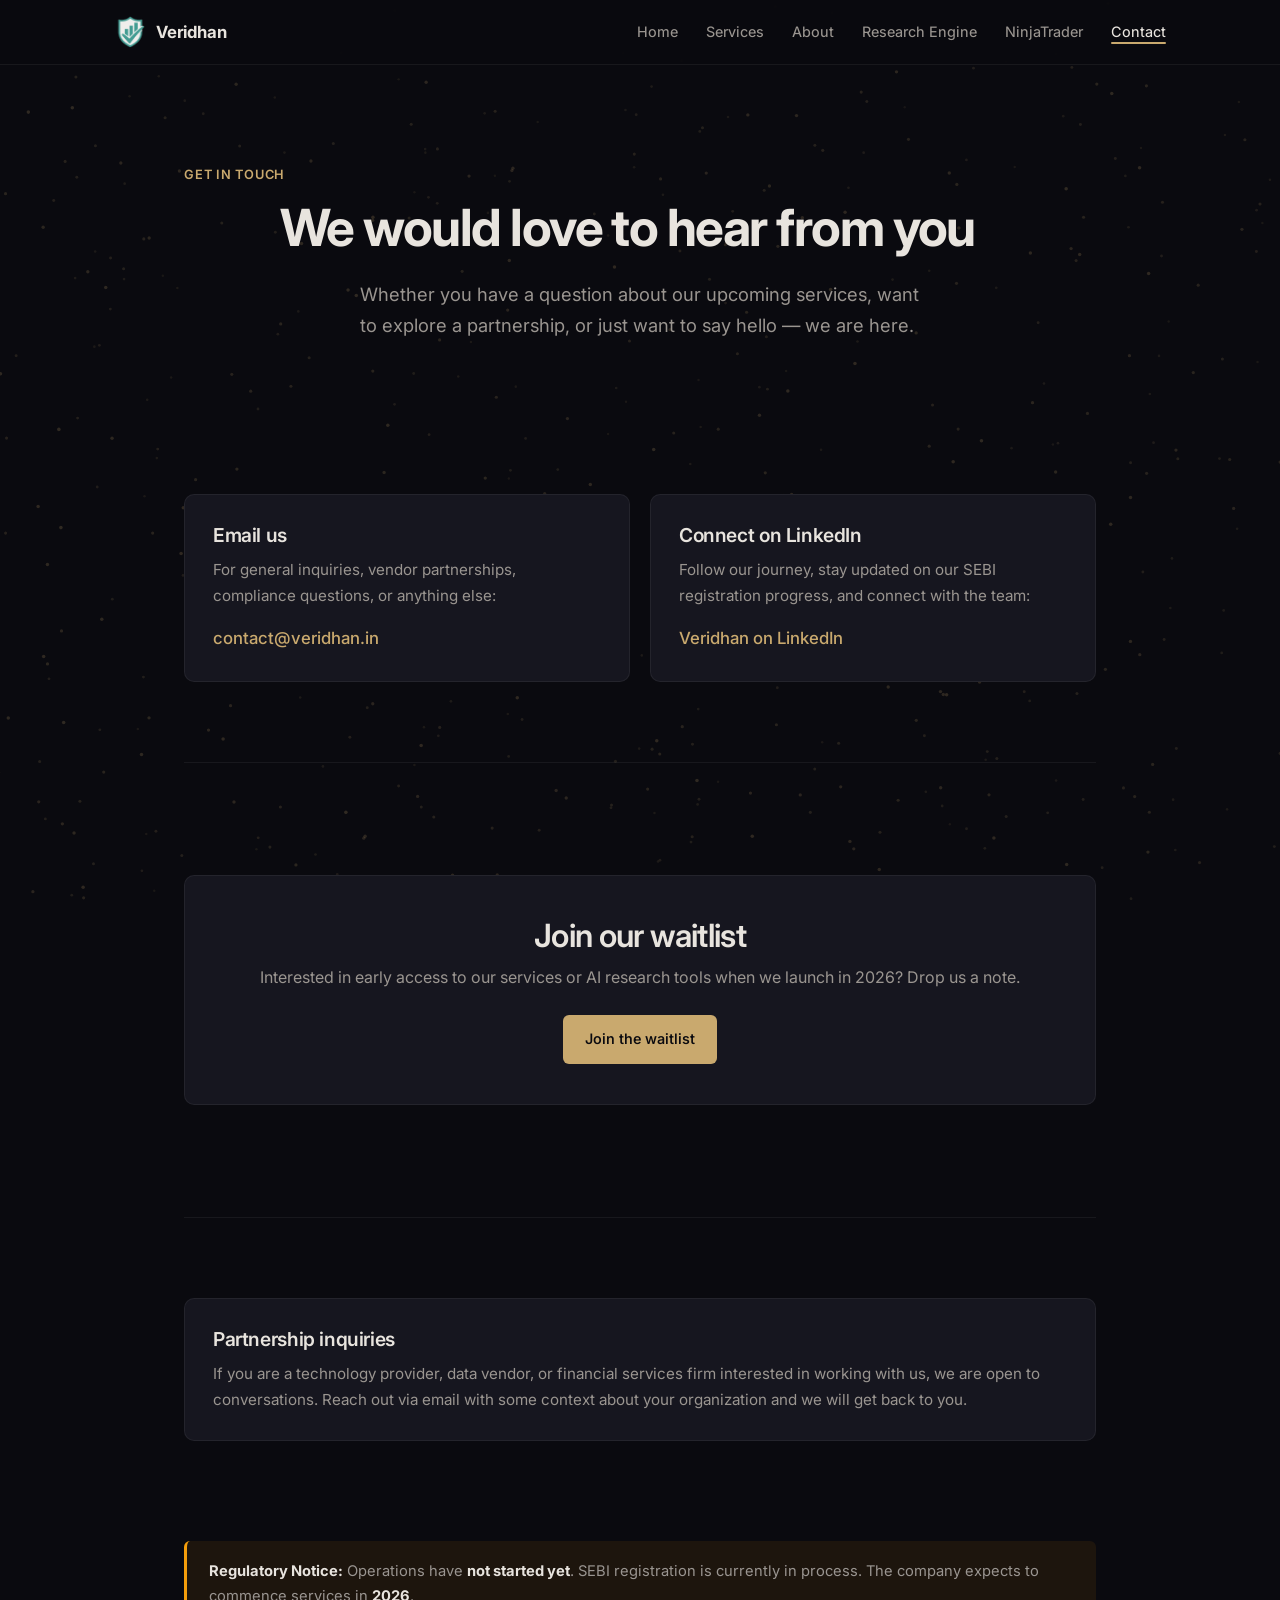
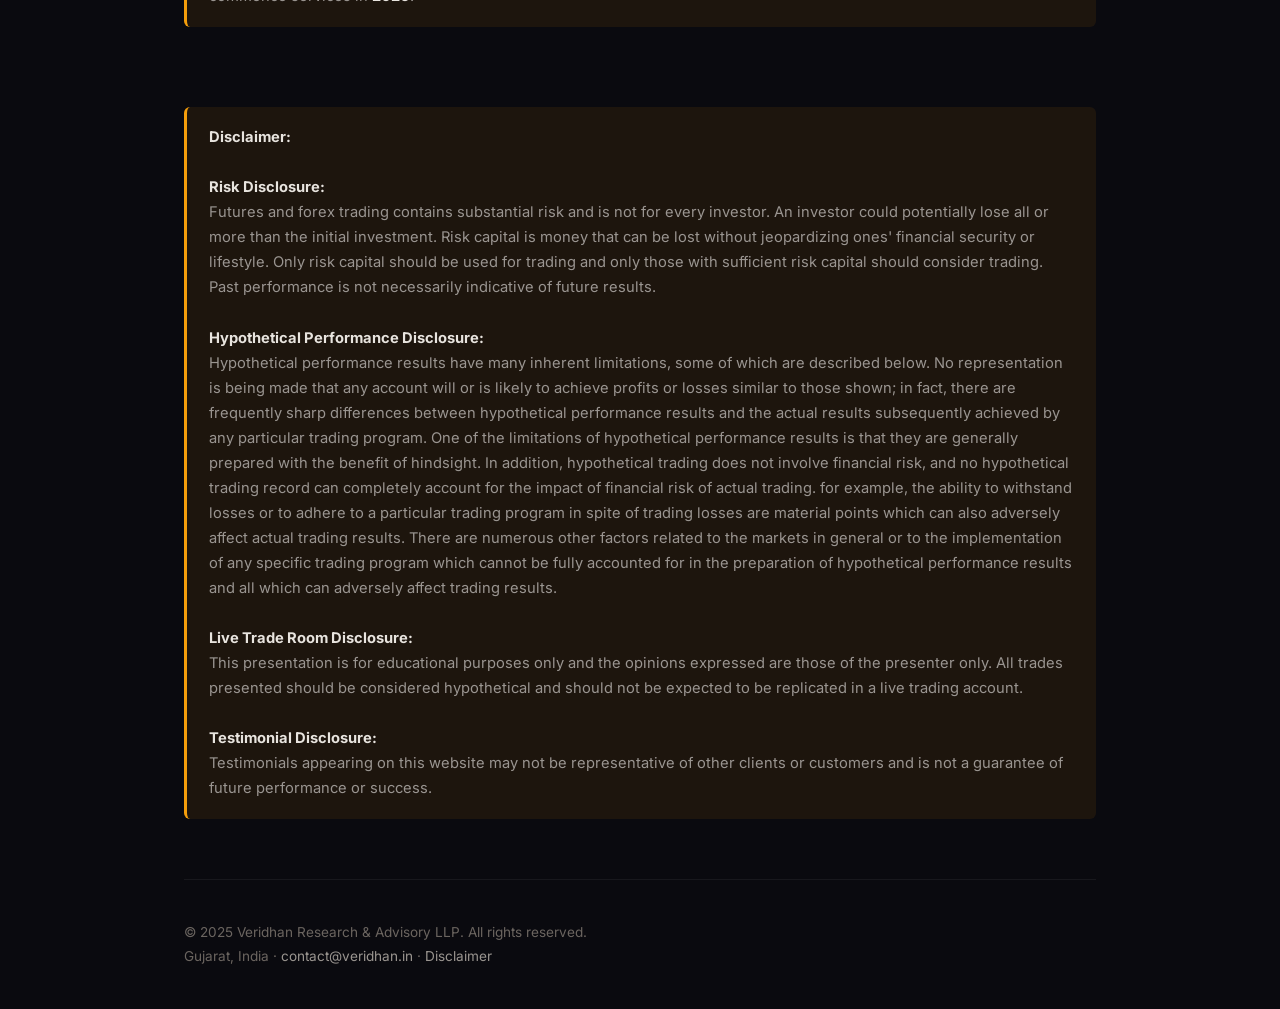
<file: contact.html>
<!DOCTYPE html>
<html lang="en">

<head>
    <meta charset="UTF-8">
    <meta name="viewport" content="width=device-width, initial-scale=1.0">
    <title>Contact | Veridhan Research & Advisory LLP</title>
    <meta name="description"
        content="Get in touch with Veridhan. Drop us a line for inquiries, partnerships, or to join our 2026 waitlist.">

    <meta property="og:type" content="website">
    <meta property="og:url" content="https://veridhan.tech/contact.html">
    <meta property="og:title" content="Contact | Veridhan Research & Advisory LLP">

    <meta name="twitter:card" content="summary_large_image">
    <meta name="twitter:title" content="Contact | Veridhan">

    <link rel="icon" type="image/png" sizes="32x32" href="favicon-32x32.png">
    <link rel="icon" type="image/png" sizes="16x16" href="favicon-16x16.png">
    <link rel="shortcut icon" href="favicon.ico">

    <link rel="stylesheet" href="styles.css">
    <script src="sidebar.js" defer></script>
    <script src="dots-bg.js" defer></script>
    <script src="typewriter.js" defer></script>
</head>

<body>

    <!-- Navigation -->
    <nav class="navbar">
        <div class="navbar-inner">
            <a href="index.html" class="navbar-logo">
                <div class="logo-mark"><img src="veridhan-logo.png" alt="Veridhan"></div>
                Veridhan
            </a>
            <ul class="navbar-links">
                <li><a href="index.html">Home</a></li>
                <li><a href="services.html">Services</a></li>
                <li><a href="about.html">About</a></li>
                <li><a href="ai-research-engine.html">Research Engine</a></li>
                <li><a href="ninjatrader-addons.html">NinjaTrader</a></li>
                <li><a href="contact.html">Contact</a></li>
            </ul>
            <button class="hamburger" aria-label="Toggle menu">
                <span></span><span></span><span></span>
            </button>
        </div>
    </nav>

    <div class="mobile-menu">
        <a href="index.html">Home</a>
        <a href="services.html">Services</a>
        <a href="about.html">About</a>
        <a href="ai-research-engine.html">Research Engine</a>
        <a href="ninjatrader-addons.html">NinjaTrader</a>
        <a href="contact.html">Contact</a>
        <a href="disclaimer.html">Disclaimer</a>
    </div>

    <div class="container">

        <!-- Header -->
        <section class="hero fade-up" style="text-align: left; padding-bottom: 40px;">
            <span class="label">Get in touch</span>
            <h1>We would love to hear from you</h1>
            <p class="subtitle" style="max-width: 560px;">
                Whether you have a question about our upcoming services, want to explore a partnership, or just want to
                say hello — we are here.
            </p>
        </section>

        <!-- Contact Info -->
        <section class="section fade-up">
            <div class="card-grid card-grid-2 stagger">
                <div class="card fade-up">
                    <h3>Email us</h3>
                    <p>For general inquiries, vendor partnerships, compliance questions, or anything else:</p>
                    <p class="mt-16"><a
                            href="mailto:contact@veridhan.in?subject=Inquiry%20for%20Veridhan%20Research%20%26%20Advisory"
                            style="font-size: 1.05rem; font-weight: 500;">contact@veridhan.in</a></p>
                </div>
                <div class="card fade-up">
                    <h3>Connect on LinkedIn</h3>
                    <p>Follow our journey, stay updated on our SEBI registration progress, and connect with the team:
                    </p>
                    <p class="mt-16"><a href="https://www.linkedin.com/company/veridhan-research-advisory/"
                            target="_blank" rel="noopener noreferrer"
                            style="font-size: 1.05rem; font-weight: 500;">Veridhan on LinkedIn</a></p>
                </div>
            </div>
        </section>

        <!-- Waitlist -->
        <section class="section fade-up">
            <div class="cta-box">
                <h2>Join our waitlist</h2>
                <p>Interested in early access to our services or AI research tools when we launch in 2026? Drop us a
                    note.</p>
                <div class="btn-group">
                    <a href="mailto:contact@veridhan.in?subject=Waitlist%202026%20-%20Early%20Access"
                        class="btn btn-primary">Join the waitlist</a>
                </div>
            </div>
        </section>

        <!-- Partnerships -->
        <section class="section fade-up">
            <div class="card">
                <h3>Partnership inquiries</h3>
                <p>If you are a technology provider, data vendor, or financial services firm interested in working with
                    us, we are open to conversations. Reach out via email with some context about your organization and
                    we will get back to you.</p>
            </div>
        </section>

        <!-- Regulatory Notice -->
        <section class="fade-up">
            <div class="notice">
                <strong>Regulatory Notice:</strong> Operations have <strong>not started yet</strong>. SEBI registration
                is currently in process. The company expects to commence services in <strong>2026</strong>.
            </div>
        </section>

        <!-- Disclaimer -->
        <section class="disclaimer-section fade-up">
            <div class="notice">
                <strong>Disclaimer:</strong>

                <br><br><strong>Risk Disclosure:</strong>
                <br>Futures and forex trading contains substantial risk and is not for every investor. An investor could
                potentially lose all or more than the initial investment. Risk capital is money that can be lost without
                jeopardizing ones' financial security or lifestyle. Only risk capital should be used for trading and
                only those with sufficient risk capital should consider trading. Past performance is not necessarily
                indicative of future results.

                <br><br><strong>Hypothetical Performance Disclosure:</strong>
                <br>Hypothetical performance results have many inherent limitations, some of which are described below.
                No representation is being made that any account will or is likely to achieve profits or losses similar
                to those shown; in fact, there are frequently sharp differences between hypothetical performance results
                and the actual results subsequently achieved by any particular trading program. One of the limitations
                of hypothetical performance results is that they are generally prepared with the benefit of hindsight.
                In addition, hypothetical trading does not involve financial risk, and no hypothetical trading record
                can completely account for the impact of financial risk of actual trading. for example, the ability to
                withstand losses or to adhere to a particular trading program in spite of trading losses are material
                points which can also adversely affect actual trading results. There are numerous other factors related
                to the markets in general or to the implementation of any specific trading program which cannot be fully
                accounted for in the preparation of hypothetical performance results and all which can adversely affect
                trading results.

                <br><br><strong>Live Trade Room Disclosure:</strong>
                <br>This presentation is for educational purposes only and the opinions expressed are those of the
                presenter only. All trades presented should be considered hypothetical and should not be expected to be
                replicated in a live trading account.

                <br><br><strong>Testimonial Disclosure:</strong>
                <br>Testimonials appearing on this website may not be representative of other clients or customers and
                is not a guarantee of future performance or success.
            </div>
        </section>

        <footer class="footer">
            &copy; 2025 Veridhan Research &amp; Advisory LLP. All rights reserved.<br>
            Gujarat, India &middot; <a href="mailto:contact@veridhan.in">contact@veridhan.in</a> &middot; <a
                href="disclaimer.html">Disclaimer</a>
        </footer>

    </div>
</body>

</html>
</file>
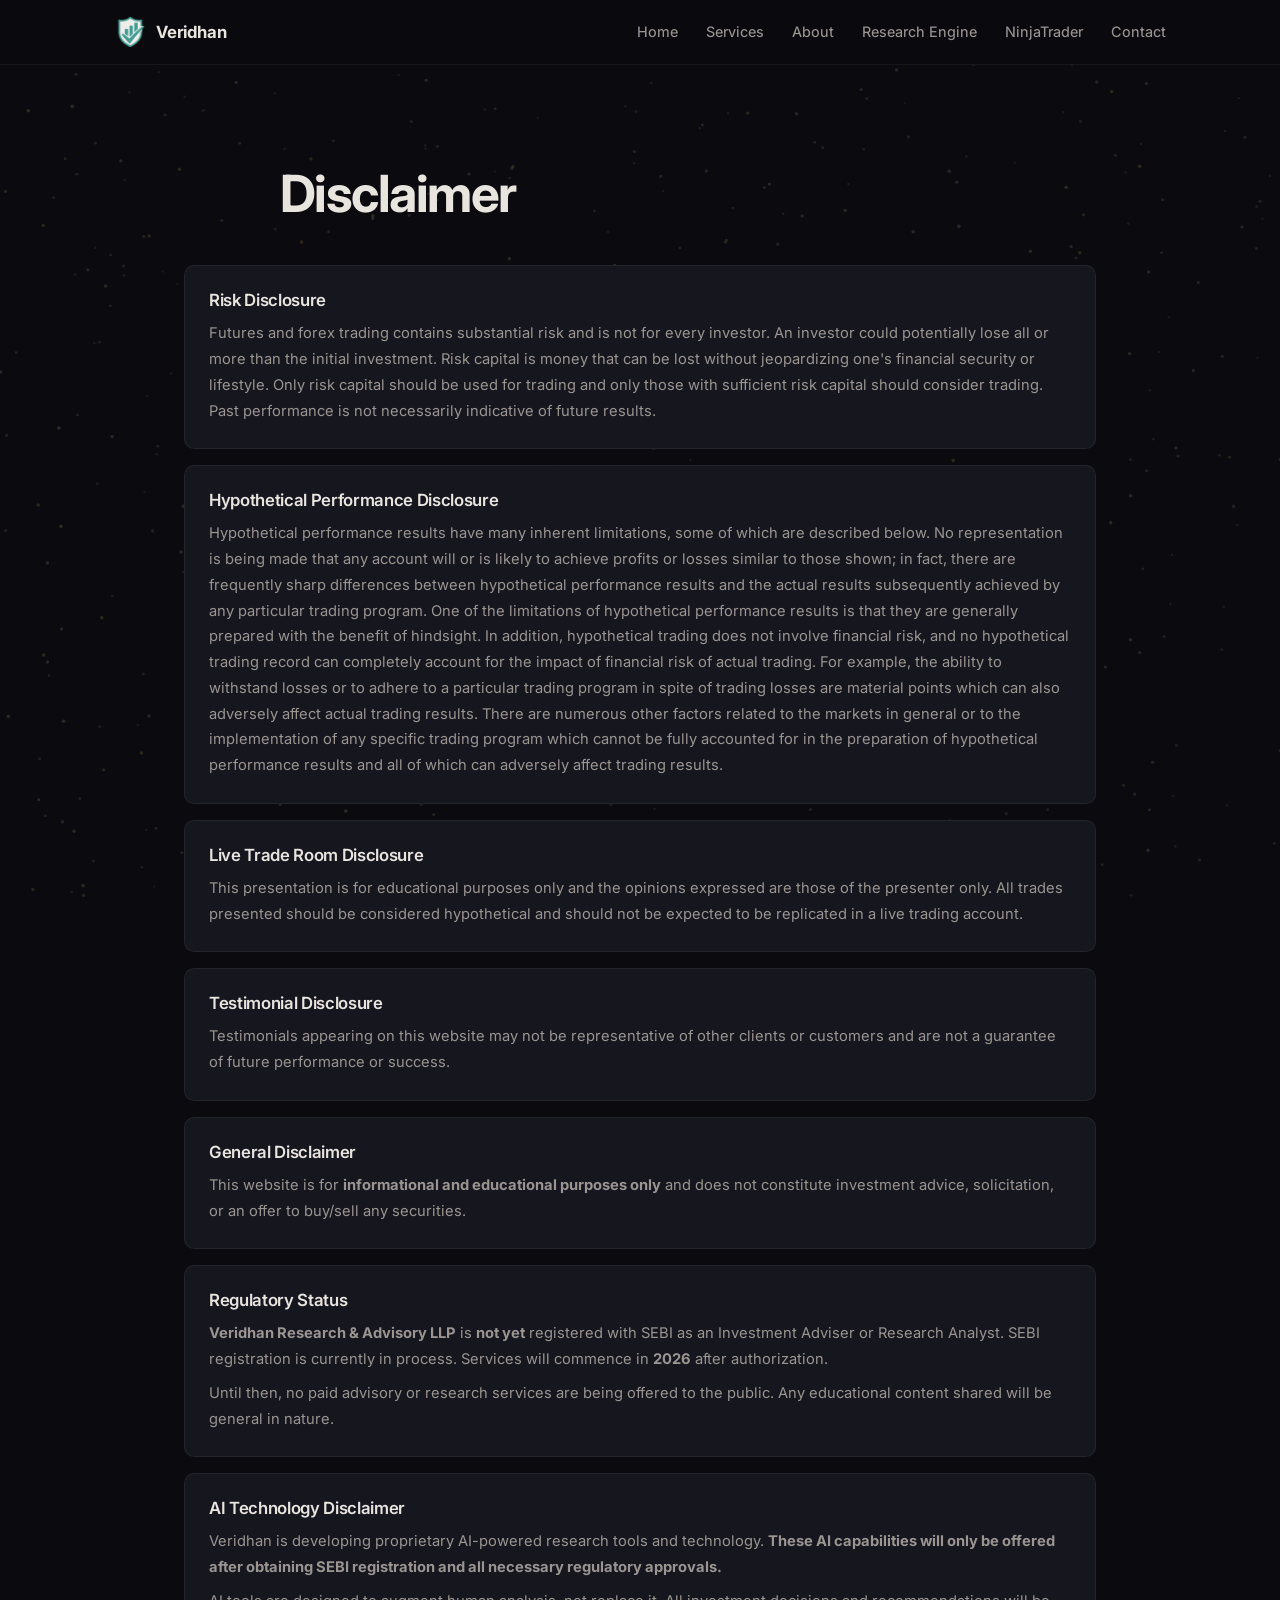
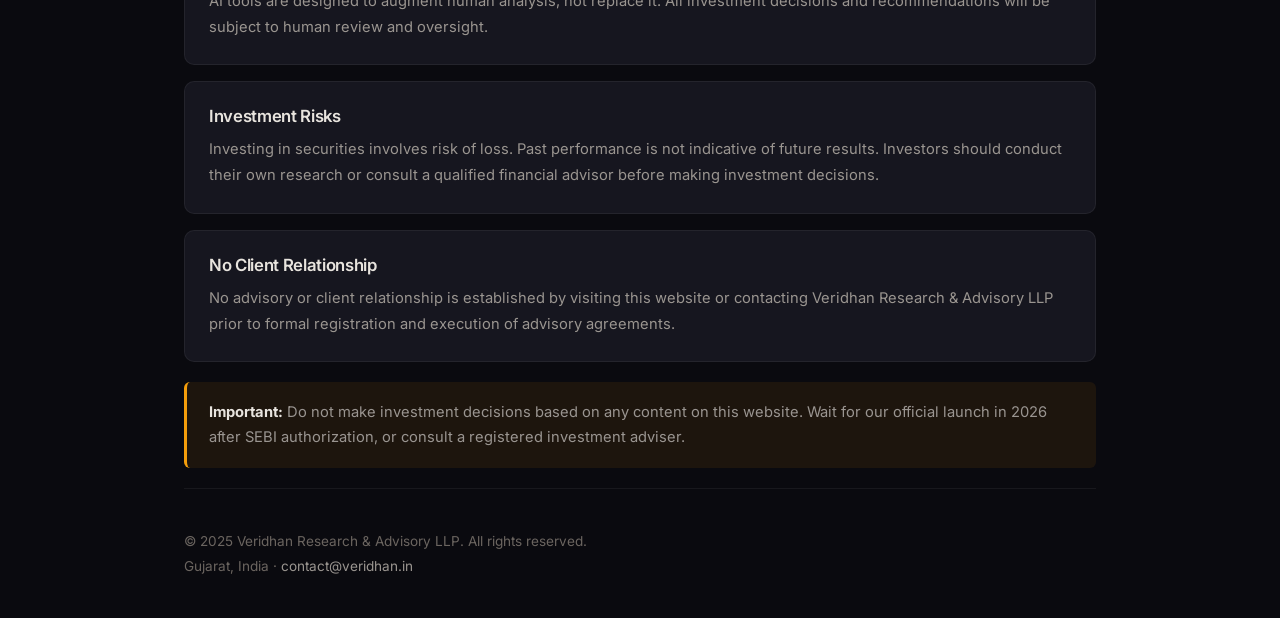
<file: disclaimer.html>
<!DOCTYPE html>
<html lang="en">

<head>
    <meta charset="UTF-8">
    <meta name="viewport" content="width=device-width, initial-scale=1.0">
    <title>Disclaimer & Regulatory Notice | Veridhan Research & Advisory LLP</title>
    <meta name="description"
        content="Important disclaimer and regulatory information. Veridhan is not yet SEBI registered. Services will commence in 2026 after authorization.">

    <meta property="og:type" content="website">
    <meta property="og:url" content="https://veridhan.tech/disclaimer.html">
    <meta property="og:title" content="Disclaimer | Veridhan Research & Advisory LLP">

    <meta name="twitter:card" content="summary_large_image">
    <meta name="twitter:title" content="Disclaimer | Veridhan">

    <link rel="icon" type="image/png" sizes="32x32" href="favicon-32x32.png">
    <link rel="icon" type="image/png" sizes="16x16" href="favicon-16x16.png">
    <link rel="shortcut icon" href="favicon.ico">

    <link rel="stylesheet" href="styles.css">
    <script src="sidebar.js" defer></script>
    <script src="dots-bg.js" defer></script>
    <script src="typewriter.js" defer></script>
</head>

<body>

    <!-- Navigation -->
    <nav class="navbar">
        <div class="navbar-inner">
            <a href="index.html" class="navbar-logo">
                <div class="logo-mark"><img src="veridhan-logo.png" alt="Veridhan"></div>
                Veridhan
            </a>
            <ul class="navbar-links">
                <li><a href="index.html">Home</a></li>
                <li><a href="services.html">Services</a></li>
                <li><a href="about.html">About</a></li>
                <li><a href="ai-research-engine.html">Research Engine</a></li>
                <li><a href="ninjatrader-addons.html">NinjaTrader</a></li>
                <li><a href="contact.html">Contact</a></li>
            </ul>
            <button class="hamburger" aria-label="Toggle menu">
                <span></span><span></span><span></span>
            </button>
        </div>
    </nav>

    <div class="mobile-menu">
        <a href="index.html">Home</a>
        <a href="services.html">Services</a>
        <a href="about.html">About</a>
        <a href="ai-research-engine.html">Research Engine</a>
        <a href="ninjatrader-addons.html">NinjaTrader</a>
        <a href="contact.html">Contact</a>
        <a href="disclaimer.html">Disclaimer</a>
    </div>

    <div class="container">

        <section class="hero fade-up" style="text-align: left; padding-bottom: 20px;">
            <h1>Disclaimer</h1>
        </section>

        <!-- Risk Disclosure -->
        <section class="fade-up">
            <div class="disclaimer-block">
                <h3>Risk Disclosure</h3>
                <p>Futures and forex trading contains substantial risk and is not for every investor. An investor could
                    potentially lose all or more than the initial investment. Risk capital is money that can be lost
                    without jeopardizing one's financial security or lifestyle. Only risk capital should be used for
                    trading and only those with sufficient risk capital should consider trading. Past performance is not
                    necessarily indicative of future results.</p>
            </div>
        </section>

        <!-- Hypothetical Performance -->
        <section class="fade-up">
            <div class="disclaimer-block">
                <h3>Hypothetical Performance Disclosure</h3>
                <p>Hypothetical performance results have many inherent limitations, some of which are described below.
                    No representation is being made that any account will or is likely to achieve profits or losses
                    similar to those shown; in fact, there are frequently sharp differences between hypothetical
                    performance results and the actual results subsequently achieved by any particular trading program.
                    One of the limitations of hypothetical performance results is that they are generally prepared with
                    the benefit of hindsight. In addition, hypothetical trading does not involve financial risk, and no
                    hypothetical trading record can completely account for the impact of financial risk of actual
                    trading. For example, the ability to withstand losses or to adhere to a particular trading program
                    in spite of trading losses are material points which can also adversely affect actual trading
                    results. There are numerous other factors related to the markets in general or to the implementation
                    of any specific trading program which cannot be fully accounted for in the preparation of
                    hypothetical performance results and all of which can adversely affect trading results.</p>
            </div>
        </section>

        <!-- Live Trade Room -->
        <section class="fade-up">
            <div class="disclaimer-block">
                <h3>Live Trade Room Disclosure</h3>
                <p>This presentation is for educational purposes only and the opinions expressed are those of the
                    presenter only. All trades presented should be considered hypothetical and should not be expected to
                    be replicated in a live trading account.</p>
            </div>
        </section>

        <!-- Testimonial -->
        <section class="fade-up">
            <div class="disclaimer-block">
                <h3>Testimonial Disclosure</h3>
                <p>Testimonials appearing on this website may not be representative of other clients or customers and
                    are not a guarantee of future performance or success.</p>
            </div>
        </section>

        <!-- General -->
        <section class="fade-up">
            <div class="disclaimer-block">
                <h3>General Disclaimer</h3>
                <p>This website is for <strong>informational and educational purposes only</strong> and does not
                    constitute investment advice, solicitation, or an offer to buy/sell any securities.</p>
            </div>
        </section>

        <!-- Regulatory Status -->
        <section class="fade-up">
            <div class="disclaimer-block">
                <h3>Regulatory Status</h3>
                <p><strong>Veridhan Research & Advisory LLP</strong> is <strong>not yet</strong> registered with SEBI as
                    an Investment Adviser or Research Analyst. SEBI registration is currently in process. Services will
                    commence in <strong>2026</strong> after authorization.</p>
                <p class="mt-8">Until then, no paid advisory or research services are being offered to the public. Any
                    educational content shared will be general in nature.</p>
            </div>
        </section>

        <!-- AI Technology -->
        <section class="fade-up">
            <div class="disclaimer-block">
                <h3>AI Technology Disclaimer</h3>
                <p>Veridhan is developing proprietary AI-powered research tools and technology. <strong>These AI
                        capabilities will only be offered after obtaining SEBI registration and all necessary regulatory
                        approvals.</strong></p>
                <p class="mt-8">AI tools are designed to augment human analysis, not replace it. All investment
                    decisions and recommendations will be subject to human review and oversight.</p>
            </div>
        </section>

        <!-- Investment Risks -->
        <section class="fade-up">
            <div class="disclaimer-block">
                <h3>Investment Risks</h3>
                <p>Investing in securities involves risk of loss. Past performance is not indicative of future results.
                    Investors should conduct their own research or consult a qualified financial advisor before making
                    investment decisions.</p>
            </div>
        </section>

        <!-- No Client Relationship -->
        <section class="fade-up">
            <div class="disclaimer-block">
                <h3>No Client Relationship</h3>
                <p>No advisory or client relationship is established by visiting this website or contacting Veridhan
                    Research & Advisory LLP prior to formal registration and execution of advisory agreements.</p>
            </div>
        </section>

        <!-- Important Notice -->
        <section class="fade-up">
            <div class="notice">
                <strong>Important:</strong> Do not make investment decisions based on any content on this website. Wait
                for our official launch in 2026 after SEBI authorization, or consult a registered investment adviser.
            </div>
        </section>

        <footer class="footer">
            &copy; 2025 Veridhan Research &amp; Advisory LLP. All rights reserved.<br>
            Gujarat, India &middot; <a href="mailto:contact@veridhan.in">contact@veridhan.in</a>
        </footer>

    </div>
</body>

</html>
</file>
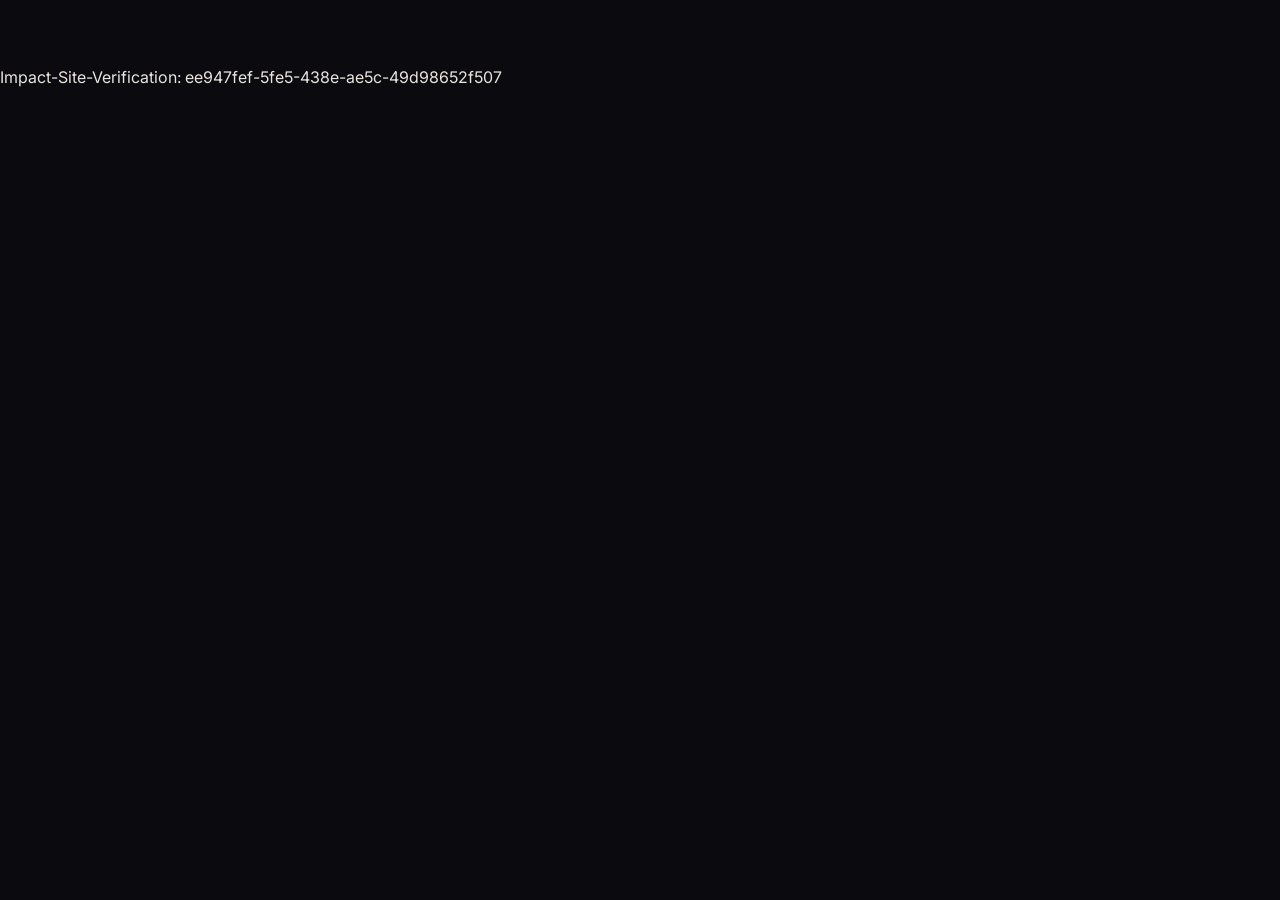
<file: impactverification.html>
<!DOCTYPE html>
<html lang="en">
<head>
    <meta charset="UTF-8">
    <meta name="viewport" content="width=device-width, initial-scale=1.0">
    <title>Contact Us | Veridhan Research & Advisory LLP</title>
    <meta name="description" content="Get in touch with Veridhan Research & Advisory LLP. Contact us for vendor inquiries, compliance questions, or to join our 2026 waitlist.">

    <!-- Open Graph / Facebook -->
    <meta property="og:type" content="website">
    <meta property="og:url" content="https://veridhan.in/contact.html">
    <meta property="og:title" content="Contact Us | Veridhan Research & Advisory LLP">
    <meta property="og:description" content="Get in touch with Veridhan Research & Advisory LLP. Contact us for vendor inquiries, compliance questions, or to join our 2026 waitlist.">
    <meta property="og:image" content="https://veridhan.in/assets/og-preview.png">

    <!-- Twitter -->
    <meta name="twitter:card" content="summary_large_image">
    <meta name="twitter:url" content="https://veridhan.in/contact.html">
    <meta name="twitter:title" content="Contact Us | Veridhan Research & Advisory LLP">
    <meta name="twitter:description" content="Get in touch with Veridhan Research & Advisory LLP. Contact us for vendor inquiries, compliance questions, or to join our 2026 waitlist.">
    <meta name="twitter:image" content="https://veridhan.in/assets/og-preview.png">

    <!-- Favicon -->
    <link rel="icon" type="image/png" sizes="32x32" href="favicon-32x32.png">
    <link rel="icon" type="image/png" sizes="16x16" href="favicon-16x16.png">
    <link rel="shortcut icon" href="favicon.ico">

    <link rel="stylesheet" href="styles.css">
    <script src="sidebar.js" defer></script>
</head>
<body>

Impact-Site-Verification: ee947fef-5fe5-438e-ae5c-49d98652f507

</body>
</html>
</file>
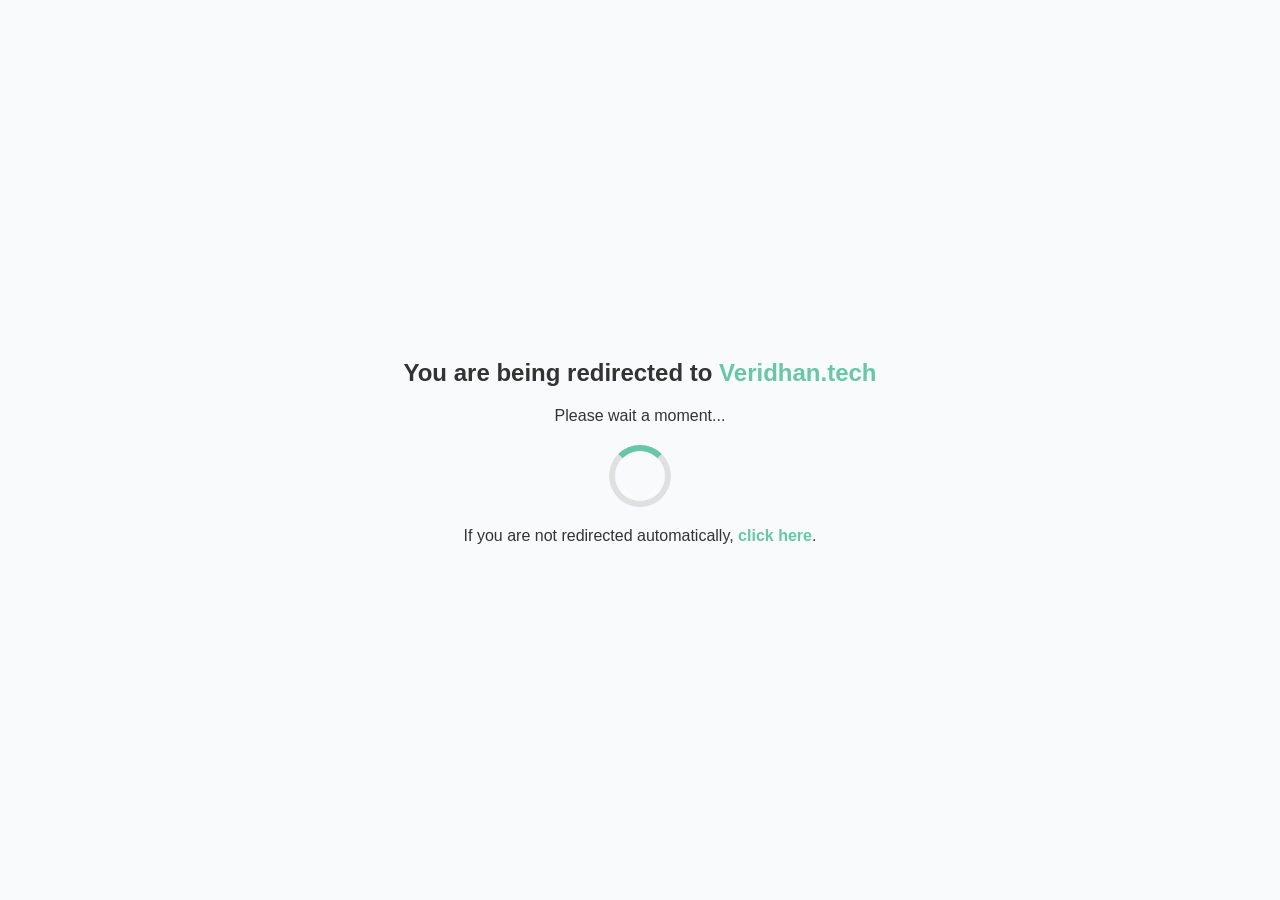
<file: index_redirect.html>
<!DOCTYPE html>
<html lang="en">
<head>
  <meta name='impact-site-verification' value='ee947fef-5fe5-438e-ae5c-49d98652f507' />
  <meta charset="UTF-8" />
  <meta name="viewport" content="width=device-width, initial-scale=1.0" />
  <title>Redirecting to Veridhan.tech</title>
  <style>
    body {
      margin: 0;
      padding: 0;
      display: flex;
      flex-direction: column;
      justify-content: center;
      align-items: center;
      height: 100vh;
      background-color: #f9fafb;
      font-family: Arial, sans-serif;
      color: #333;
    }

    .container {
      text-align: center;
      padding: 20px;
    }

    .loader {
      border: 6px solid #e0e0e0;
      border-top: 6px solid #67C7A8;
      border-radius: 50%;
      width: 50px;
      height: 50px;
      animation: spin 1s linear infinite;
      margin: 20px auto;
    }

    @keyframes spin {
      0% { transform: rotate(0deg); }
      100% { transform: rotate(360deg); }
    }

    a {
      color: #67C7A8;
      text-decoration: none;
      font-weight: bold;
    }
  </style>

  <script>
    setTimeout(() => {
      window.location.href = "https://veridhan.tech";
    }, 3000);
  </script>
</head>

<body>
  <div class="container">
    <h2>You are being redirected to <span style="color:#67C7A8;">Veridhan.tech</span></h2>
    <p>Please wait a moment...</p>
    <div class="loader"></div>
    <p>If you are not redirected automatically, <a href="https://veridhan.tech">click here</a>.</p>
  </div>
</body>
</html>
</file>
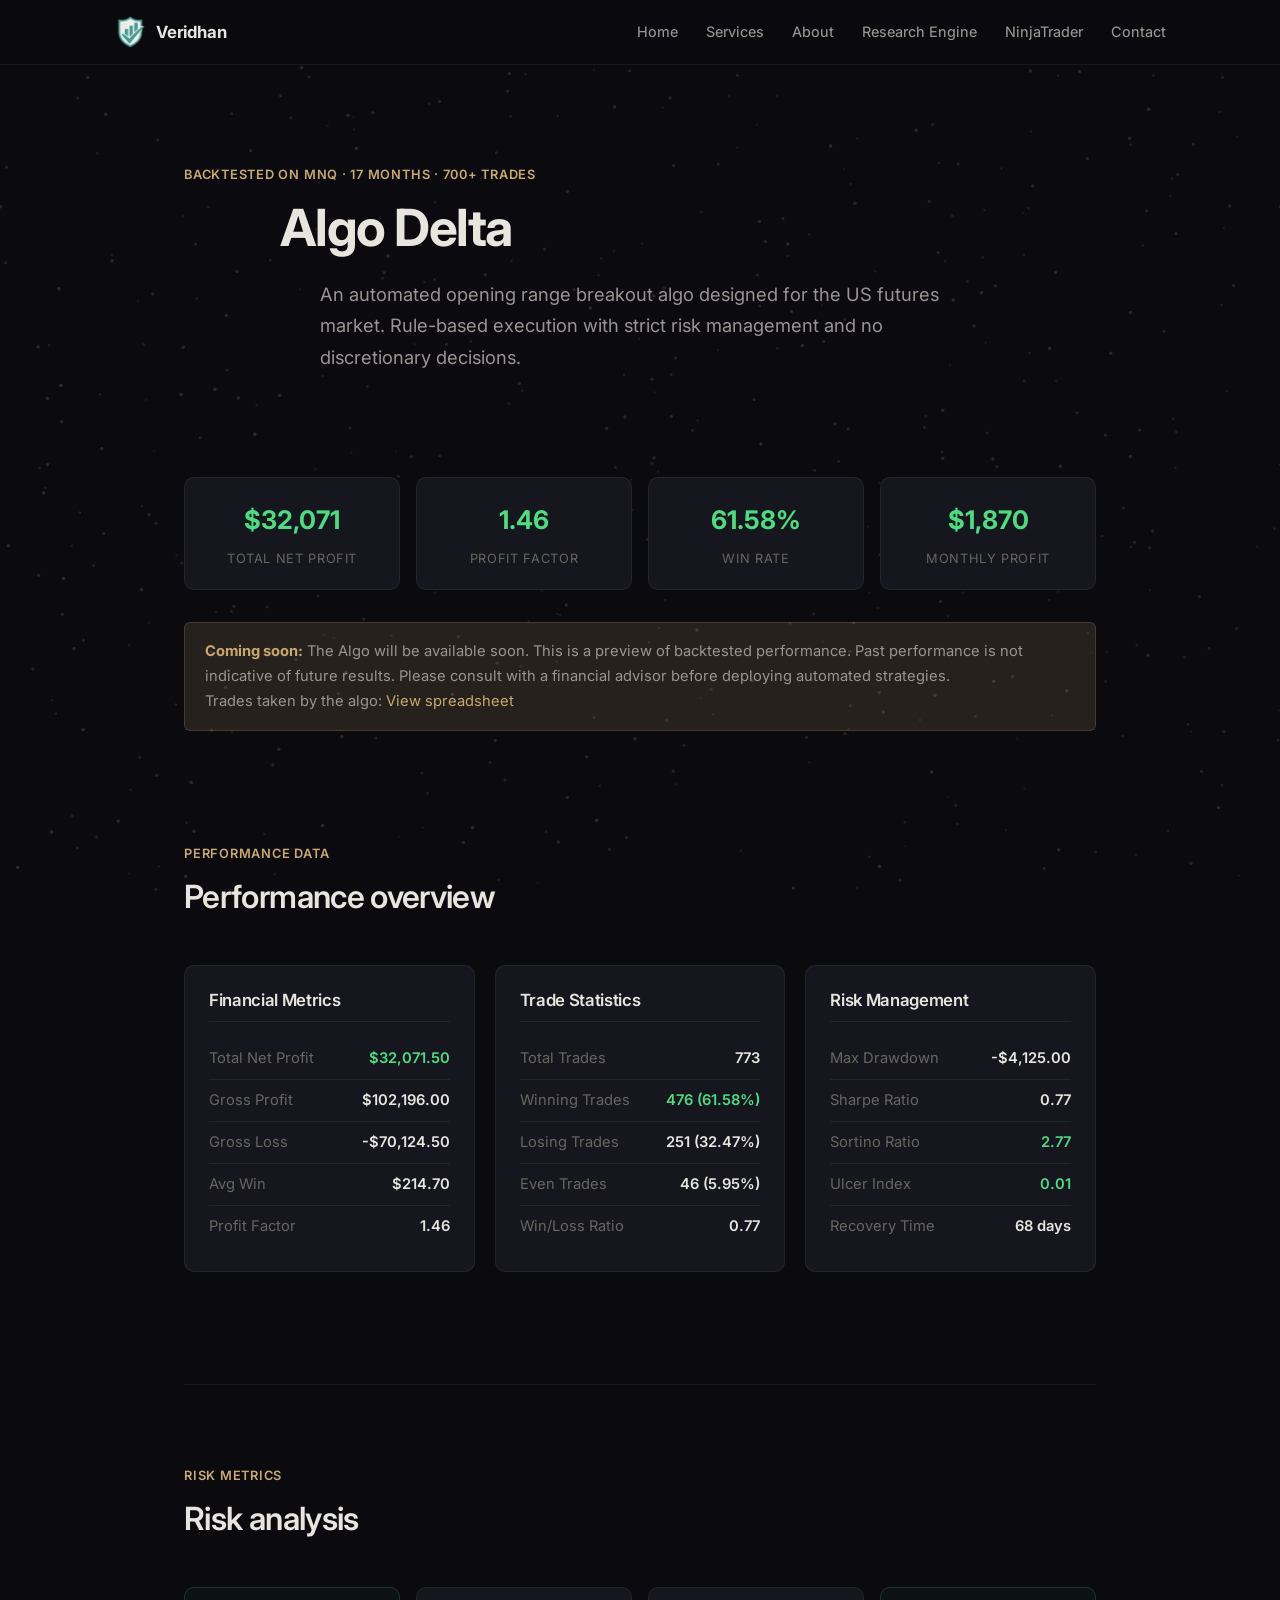
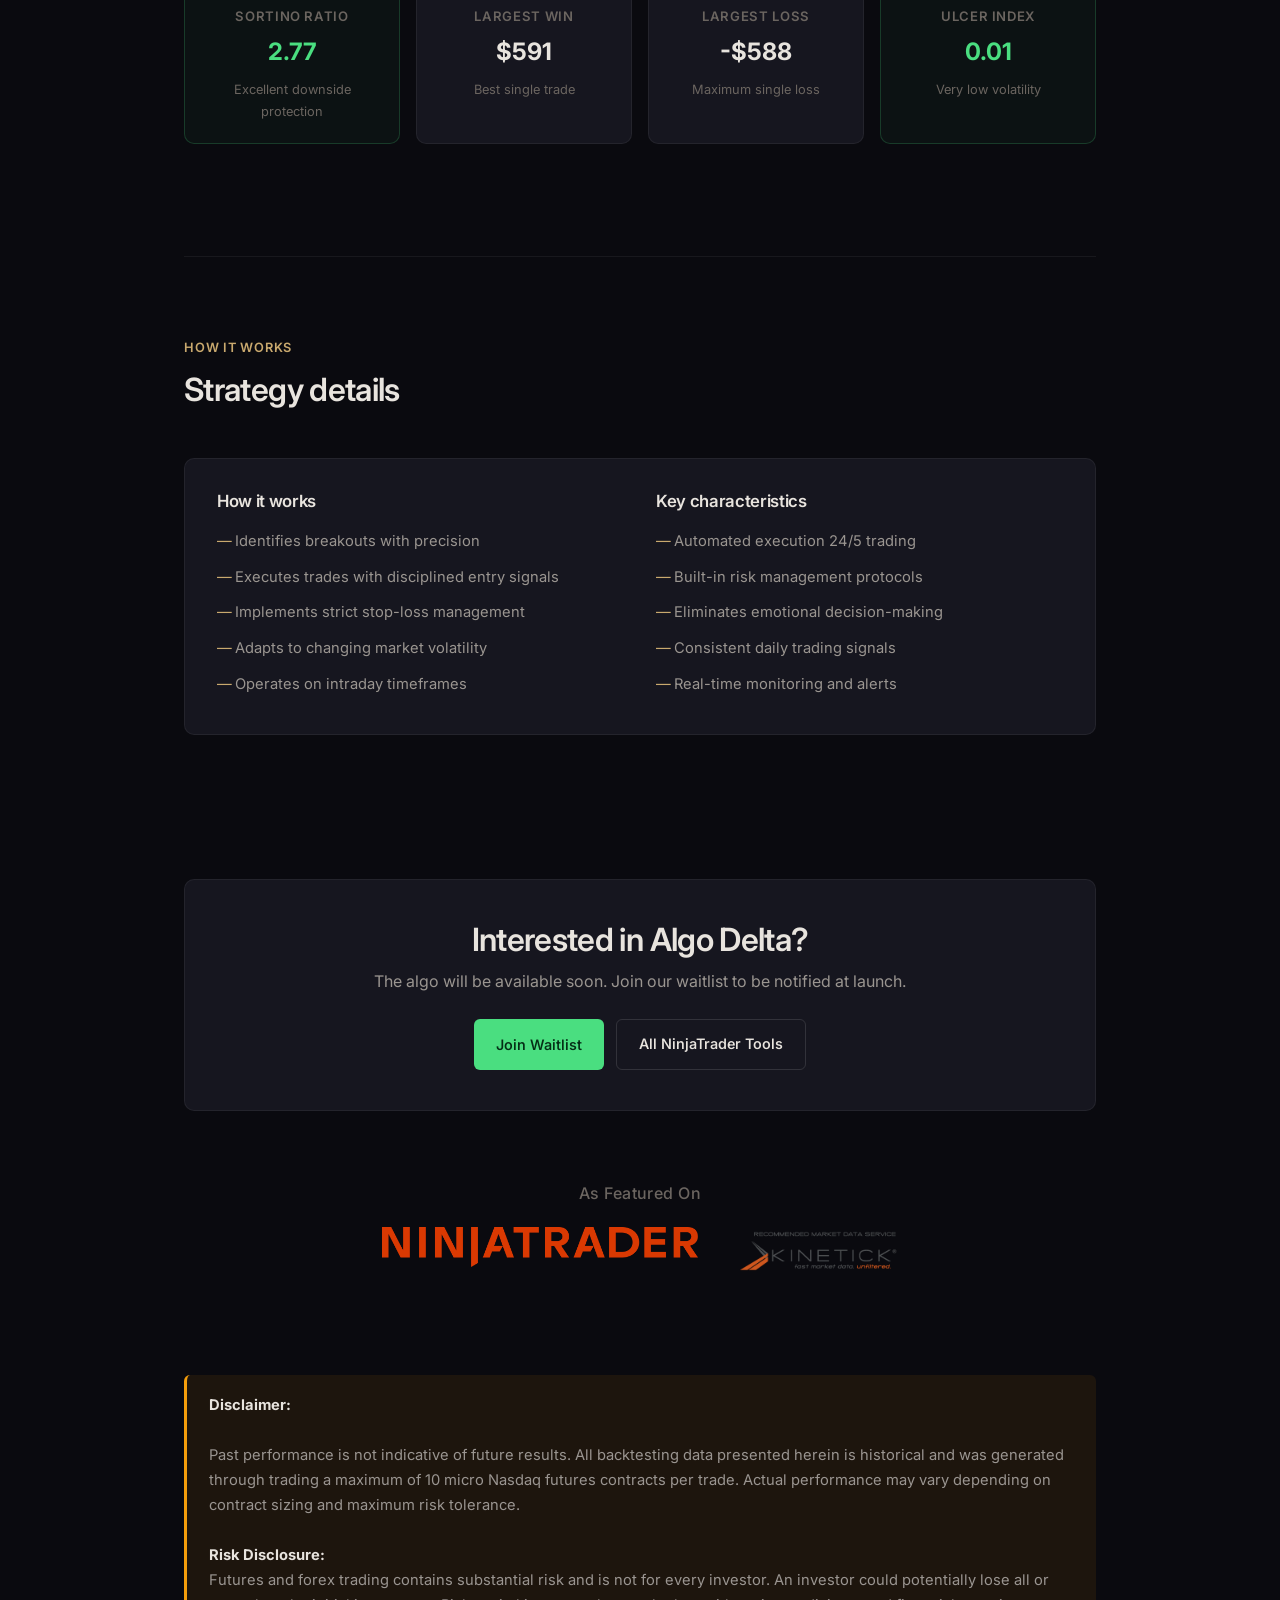
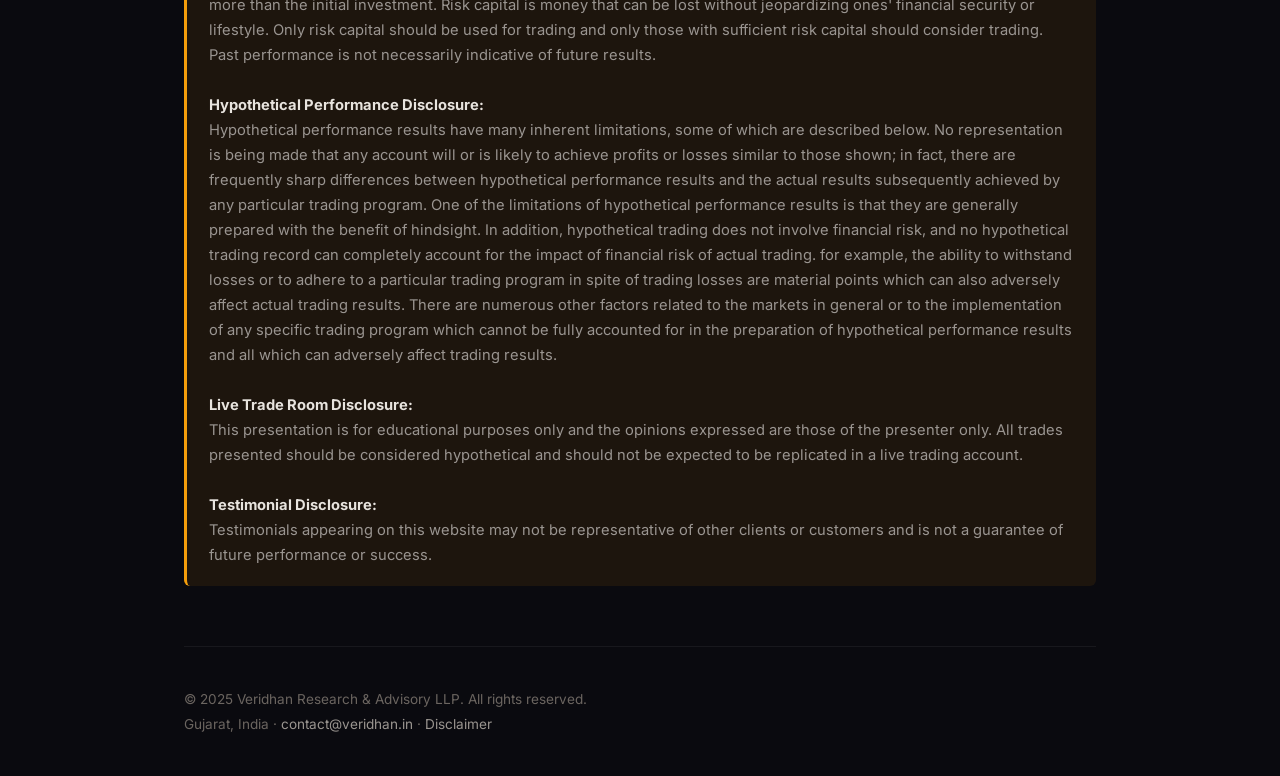
<file: opening-range-bot.html>
<!DOCTYPE html>
<html lang="en">

<head>
    <meta charset="UTF-8">
    <meta name="viewport" content="width=device-width, initial-scale=1.0">
    <title>Algo Delta | Veridhan Research & Advisory LLP</title>
    <meta name="description"
        content="Algo Delta — automated opening range breakout strategy for the futures market. Backtested on MNQ with 773 trades and $32,071 net profit.">

    <meta property="og:type" content="website">
    <meta property="og:url" content="https://veridhan.tech/opening-range-bot.html">
    <meta property="og:title" content="Algo Delta | Veridhan">
    <meta property="og:description"
        content="Automated trading strategy with proven backtested performance. $32K net profit. Coming soon.">

    <meta name="twitter:card" content="summary_large_image">
    <meta name="twitter:title" content="Algo Delta | Veridhan">
    <meta name="twitter:description" content="Automated trading algo with backtested performance on MNQ.">

    <link rel="icon" type="image/png" sizes="32x32" href="favicon-32x32.png">
    <link rel="icon" type="image/png" sizes="16x16" href="favicon-16x16.png">
    <link rel="shortcut icon" href="favicon.ico">

    <link rel="stylesheet" href="styles.css">
    <script src="sidebar.js" defer></script>
    <script src="dots-bg.js" defer></script>
    <script src="typewriter.js" defer></script>
</head>

<body>

    <!-- Navigation -->
    <nav class="navbar">
        <div class="navbar-inner">
            <a href="index.html" class="navbar-logo">
                <div class="logo-mark"><img src="veridhan-logo.png" alt="Veridhan"></div>
                Veridhan
            </a>
            <ul class="navbar-links">
                <li><a href="index.html">Home</a></li>
                <li><a href="services.html">Services</a></li>
                <li><a href="about.html">About</a></li>
                <li><a href="ai-research-engine.html">Research Engine</a></li>
                <li><a href="ninjatrader-addons.html">NinjaTrader</a></li>
                <li><a href="contact.html">Contact</a></li>
            </ul>
            <button class="hamburger" aria-label="Toggle menu">
                <span></span><span></span><span></span>
            </button>
        </div>
    </nav>

    <div class="mobile-menu">
        <a href="index.html">Home</a>
        <a href="services.html">Services</a>
        <a href="about.html">About</a>
        <a href="ai-research-engine.html">Research Engine</a>
        <a href="ninjatrader-addons.html">NinjaTrader</a>
        <a href="contact.html">Contact</a>
        <a href="disclaimer.html">Disclaimer</a>
    </div>

    <div class="container">

        <!-- Hero -->
        <section class="hero fade-up" style="text-align: left; padding-bottom: 40px;">
            <span class="label">Backtested on MNQ &middot; 17 Months &middot; 700+ Trades</span>
            <h1>Algo Delta</h1>
            <p class="subtitle" style="max-width: 640px;">
                An automated opening range breakout algo designed for the US futures market. Rule-based execution
                with strict risk management and no discretionary decisions.
            </p>
        </section>

        <!-- Key Metrics -->
        <section class="fade-up">
            <div class="metrics-row stagger">
                <div class="metric fade-up">
                    <span class="value">$32,071</span>
                    <span class="metric-label">Total Net Profit</span>
                </div>
                <div class="metric fade-up">
                    <span class="value">1.46</span>
                    <span class="metric-label">Profit Factor</span>
                </div>
                <div class="metric fade-up">
                    <span class="value">61.58%</span>
                    <span class="metric-label">Win Rate</span>
                </div>
                <div class="metric fade-up">
                    <span class="value">$1,870</span>
                    <span class="metric-label">Monthly Profit</span>
                </div>
            </div>
        </section>

        <!-- Availability Notice -->
        <section class="fade-up mt-32">
            <div class="notice-box-dark">
                <strong>Coming soon:</strong> The Algo will be available soon. This is
                a preview of backtested performance. Past performance is not indicative of future results. Please
                consult with a financial advisor before deploying automated strategies.
                <br>Trades taken by the algo: <a
                    href="https://docs.google.com/spreadsheets/d/17IlzCNZUAUqkq1S2ejvg4hYHIJ7BGWjga7zVejWTR-E/edit?usp=sharing&amp;gid=967454410#gid=967454410"
                    target="_blank" rel="noopener noreferrer">View spreadsheet</a>
            </div>
        </section>

        <!-- Performance Overview -->
        <section class="section fade-up">
            <div class="section-header">
                <span class="label">Performance data</span>
                <h2>Performance overview</h2>
            </div>

            <div class="perf-grid stagger">
                <!-- Financial Metrics -->
                <div class="perf-card fade-up">
                    <h3>Financial Metrics</h3>
                    <div class="perf-item">
                        <span class="perf-label">Total Net Profit</span>
                        <span class="perf-value positive">$32,071.50</span>
                    </div>
                    <div class="perf-item">
                        <span class="perf-label">Gross Profit</span>
                        <span class="perf-value">$102,196.00</span>
                    </div>
                    <div class="perf-item">
                        <span class="perf-label">Gross Loss</span>
                        <span class="perf-value">-$70,124.50</span>
                    </div>
                    <div class="perf-item">
                        <span class="perf-label">Avg Win</span>
                        <span class="perf-value">$214.70</span>
                    </div>
                    <div class="perf-item">
                        <span class="perf-label">Profit Factor</span>
                        <span class="perf-value">1.46</span>
                    </div>
                </div>

                <!-- Trade Statistics -->
                <div class="perf-card fade-up">
                    <h3>Trade Statistics</h3>
                    <div class="perf-item">
                        <span class="perf-label">Total Trades</span>
                        <span class="perf-value">773</span>
                    </div>
                    <div class="perf-item">
                        <span class="perf-label">Winning Trades</span>
                        <span class="perf-value positive">476 (61.58%)</span>
                    </div>
                    <div class="perf-item">
                        <span class="perf-label">Losing Trades</span>
                        <span class="perf-value">251 (32.47%)</span>
                    </div>
                    <div class="perf-item">
                        <span class="perf-label">Even Trades</span>
                        <span class="perf-value">46 (5.95%)</span>
                    </div>
                    <div class="perf-item">
                        <span class="perf-label">Win/Loss Ratio</span>
                        <span class="perf-value">0.77</span>
                    </div>
                </div>

                <!-- Risk Management -->
                <div class="perf-card fade-up">
                    <h3>Risk Management</h3>
                    <div class="perf-item">
                        <span class="perf-label">Max Drawdown</span>
                        <span class="perf-value">-$4,125.00</span>
                    </div>
                    <div class="perf-item">
                        <span class="perf-label">Sharpe Ratio</span>
                        <span class="perf-value">0.77</span>
                    </div>
                    <div class="perf-item">
                        <span class="perf-label">Sortino Ratio</span>
                        <span class="perf-value positive">2.77</span>
                    </div>
                    <div class="perf-item">
                        <span class="perf-label">Ulcer Index</span>
                        <span class="perf-value positive">0.01</span>
                    </div>
                    <div class="perf-item">
                        <span class="perf-label">Recovery Time</span>
                        <span class="perf-value">68 days</span>
                    </div>
                </div>
            </div>
        </section>

        <!-- Risk Analysis -->
        <section class="section fade-up">
            <div class="section-header">
                <span class="label">Risk metrics</span>
                <h2>Risk analysis</h2>
            </div>

            <div class="risk-grid stagger">
                <div class="risk-card good fade-up">
                    <h4>Sortino Ratio</h4>
                    <div class="risk-value">2.77</div>
                    <p class="risk-note">Excellent downside protection</p>
                </div>
                <div class="risk-card fade-up">
                    <h4>Largest Win</h4>
                    <div class="risk-value">$591</div>
                    <p class="risk-note">Best single trade</p>
                </div>
                <div class="risk-card fade-up">
                    <h4>Largest Loss</h4>
                    <div class="risk-value">-$588</div>
                    <p class="risk-note">Maximum single loss</p>
                </div>
                <div class="risk-card good fade-up">
                    <h4>Ulcer Index</h4>
                    <div class="risk-value">0.01</div>
                    <p class="risk-note">Very low volatility</p>
                </div>
            </div>
        </section>

        <!-- Strategy Details -->
        <section class="section fade-up">
            <div class="section-header">
                <span class="label">How it works</span>
                <h2>Strategy details</h2>
            </div>

            <div class="strategy-section">
                <div class="strategy-grid">
                    <div>
                        <h3>How it works</h3>
                        <ul>
                            <li>Identifies breakouts with precision</li>
                            <li>Executes trades with disciplined entry signals</li>
                            <li>Implements strict stop-loss management</li>
                            <li>Adapts to changing market volatility</li>
                            <li>Operates on intraday timeframes</li>
                        </ul>
                    </div>
                    <div>
                        <h3>Key characteristics</h3>
                        <ul>
                            <li>Automated execution 24/5 trading</li>
                            <li>Built-in risk management protocols</li>
                            <li>Eliminates emotional decision-making</li>
                            <li>Consistent daily trading signals</li>
                            <li>Real-time monitoring and alerts</li>
                        </ul>
                    </div>
                </div>
            </div>
        </section>

        <!-- CTA -->
        <section class="fade-up">
            <div class="cta-box">
                <h2>Interested in Algo Delta?</h2>
                <p>The algo will be available soon. Join our waitlist to be notified at launch.</p>
                <div class="btn-group">
                    <button type="button" class="btn btn-green open-waitlist-btn">Join Waitlist</button>
                    <a href="ninjatrader-addons.html" class="btn btn-outline">All NinjaTrader Tools</a>
                </div>
            </div>
        </section>

        <!-- Featured Logos -->
        <section class="logos-section fade-up">
            <h2>As Featured On</h2>
            <div class="logos-row">
                <a href="https://ninjatraderdomesticvendor.sjv.io/XmPrrg" target="_blank" rel="noopener noreferrer">
                    <img src="NinjaTrader_Wordmark_color_RGB.png" alt="NinjaTrader">
                </a>
                <img src="Kinetick_Logo.png" alt="Kinetick">
            </div>
        </section>

        <!-- Disclaimer -->
        <section class="disclaimer-section fade-up">
            <div class="notice">
                <strong>Disclaimer:</strong>

                <br><br>Past performance is not indicative of future results. All backtesting data presented herein is
                historical and was generated through trading a maximum of 10 micro Nasdaq futures contracts per trade.
                Actual performance may vary depending on contract sizing and maximum risk tolerance.

                <br><br><strong>Risk Disclosure:</strong>
                <br>Futures and forex trading contains substantial risk and is not for every investor. An investor could
                potentially lose all or more than the initial investment. Risk capital is money that can be lost without
                jeopardizing ones' financial security or lifestyle. Only risk capital should be used for trading and
                only those with sufficient risk capital should consider trading. Past performance is not necessarily
                indicative of future results.

                <br><br><strong>Hypothetical Performance Disclosure:</strong>
                <br>Hypothetical performance results have many inherent limitations, some of which are described below.
                No representation is being made that any account will or is likely to achieve profits or losses similar
                to those shown; in fact, there are frequently sharp differences between hypothetical performance results
                and the actual results subsequently achieved by any particular trading program. One of the limitations
                of hypothetical performance results is that they are generally prepared with the benefit of hindsight.
                In addition, hypothetical trading does not involve financial risk, and no hypothetical trading record
                can completely account for the impact of financial risk of actual trading. for example, the ability to
                withstand losses or to adhere to a particular trading program in spite of trading losses are material
                points which can also adversely affect actual trading results. There are numerous other factors related
                to the markets in general or to the implementation of any specific trading program which cannot be fully
                accounted for in the preparation of hypothetical performance results and all which can adversely affect
                trading results.

                <br><br><strong>Live Trade Room Disclosure:</strong>
                <br>This presentation is for educational purposes only and the opinions expressed are those of the
                presenter only. All trades presented should be considered hypothetical and should not be expected to be
                replicated in a live trading account.

                <br><br><strong>Testimonial Disclosure:</strong>
                <br>Testimonials appearing on this website may not be representative of other clients or customers and
                is not a guarantee of future performance or success.
            </div>
        </section>

        <footer class="footer">
            &copy; 2025 Veridhan Research &amp; Advisory LLP. All rights reserved.<br>
            Gujarat, India &middot; <a href="mailto:contact@veridhan.in">contact@veridhan.in</a> &middot; <a
                href="disclaimer.html">Disclaimer</a>
        </footer>

    </div>

    <!-- Waitlist Modal (Google Form) -->
    <div class="modal-overlay" id="waitlist-modal">
        <div class="modal" style="max-width: 720px; padding: 0;">
            <button class="modal-close" id="close-waitlist-modal" aria-label="Close waitlist modal">&times;</button>
            <iframe
                src="https://docs.google.com/forms/d/e/1FAIpQLSd1nzop-b4LeJDNGWQqlWvpOIqV1d_PdoFH-cDm1QSc74vAqA/viewform?embedded=true"
                width="100%" height="650" frameborder="0" marginheight="0" marginwidth="0"></iframe>
        </div>
    </div>

</body>

</html>
</file>
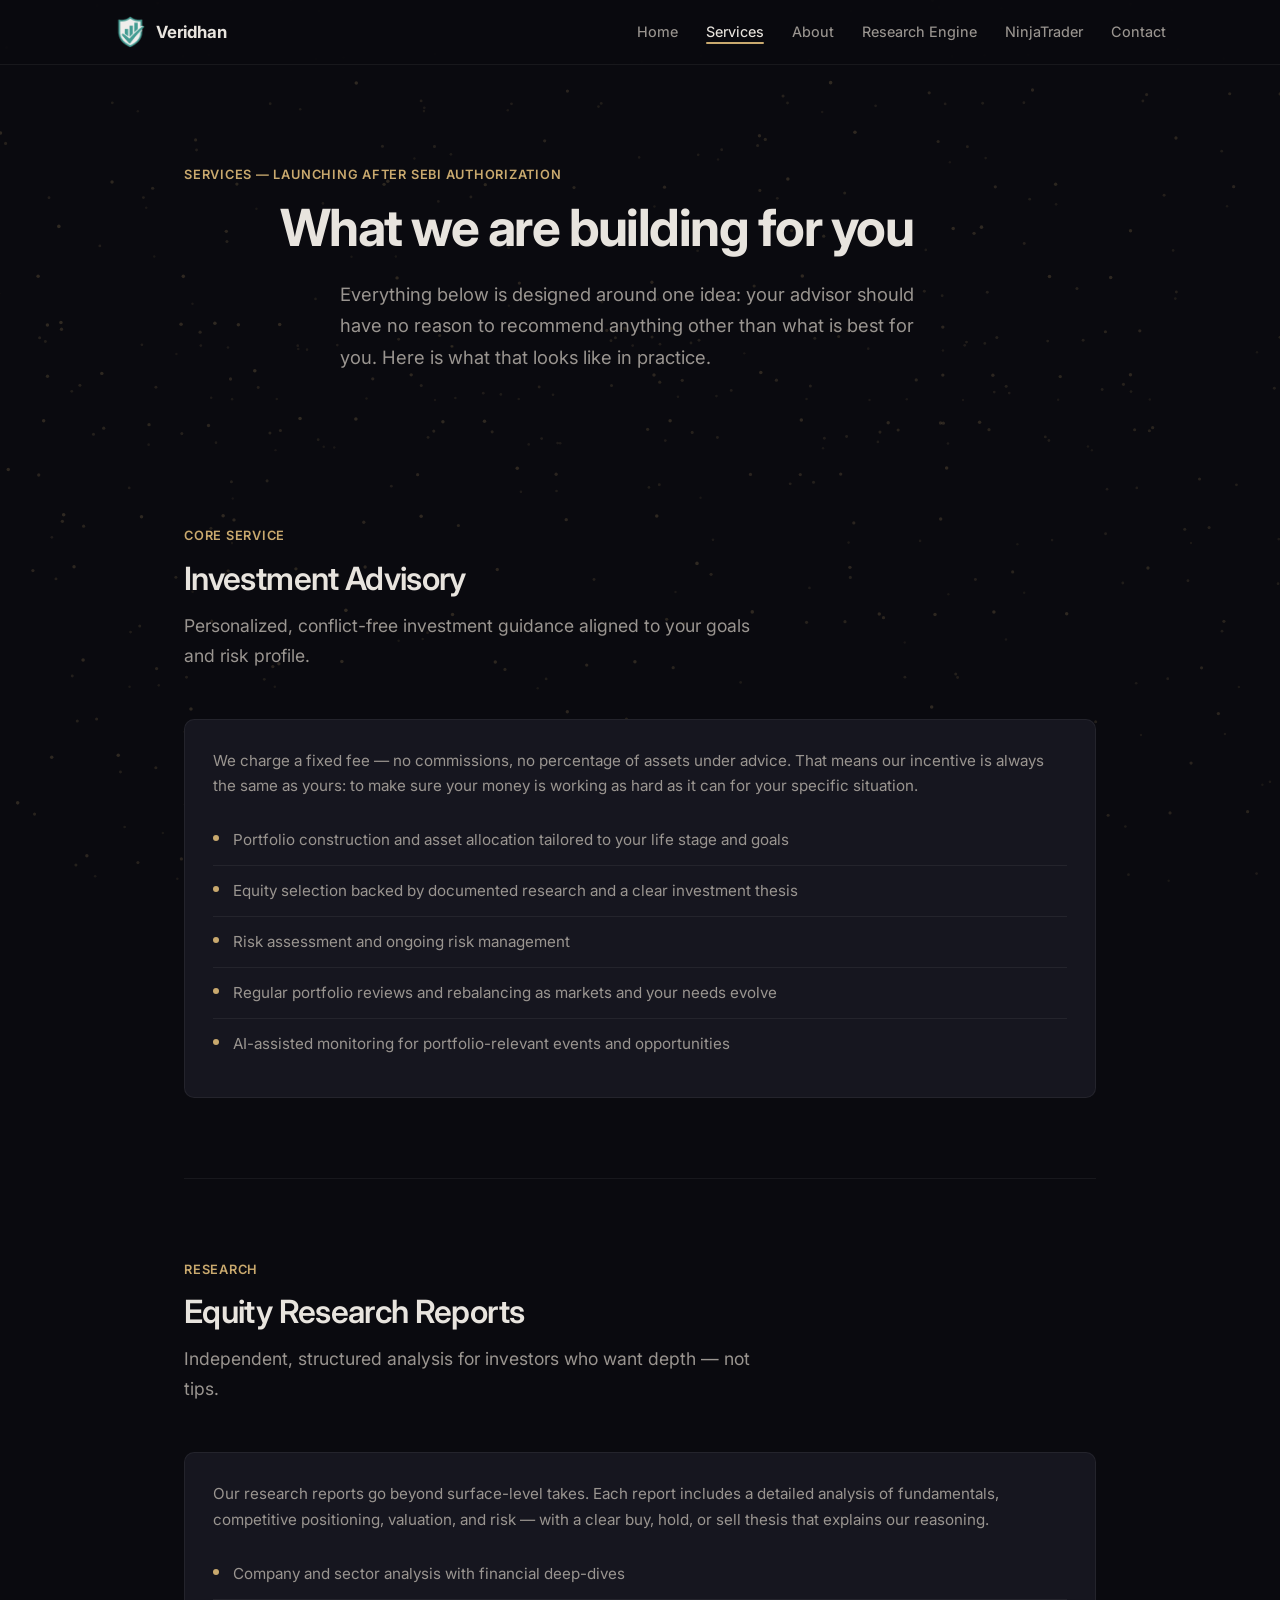
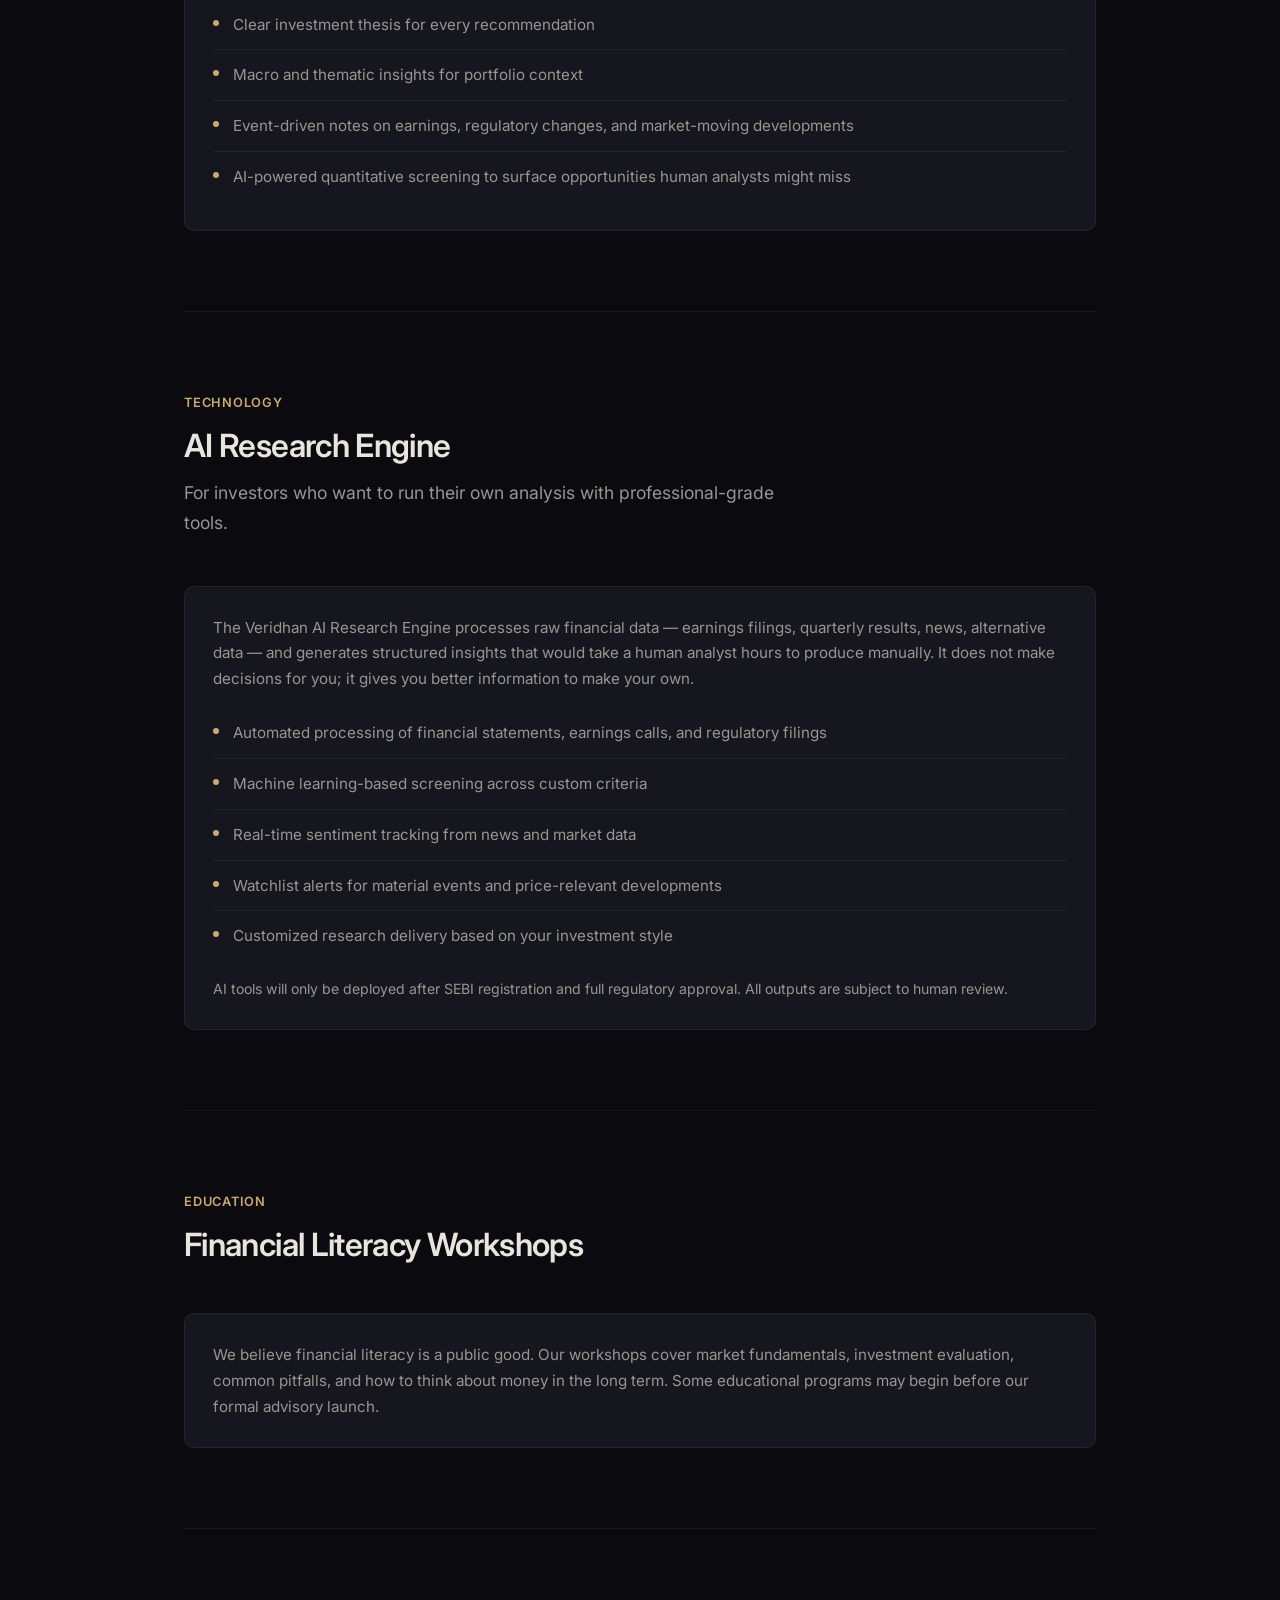
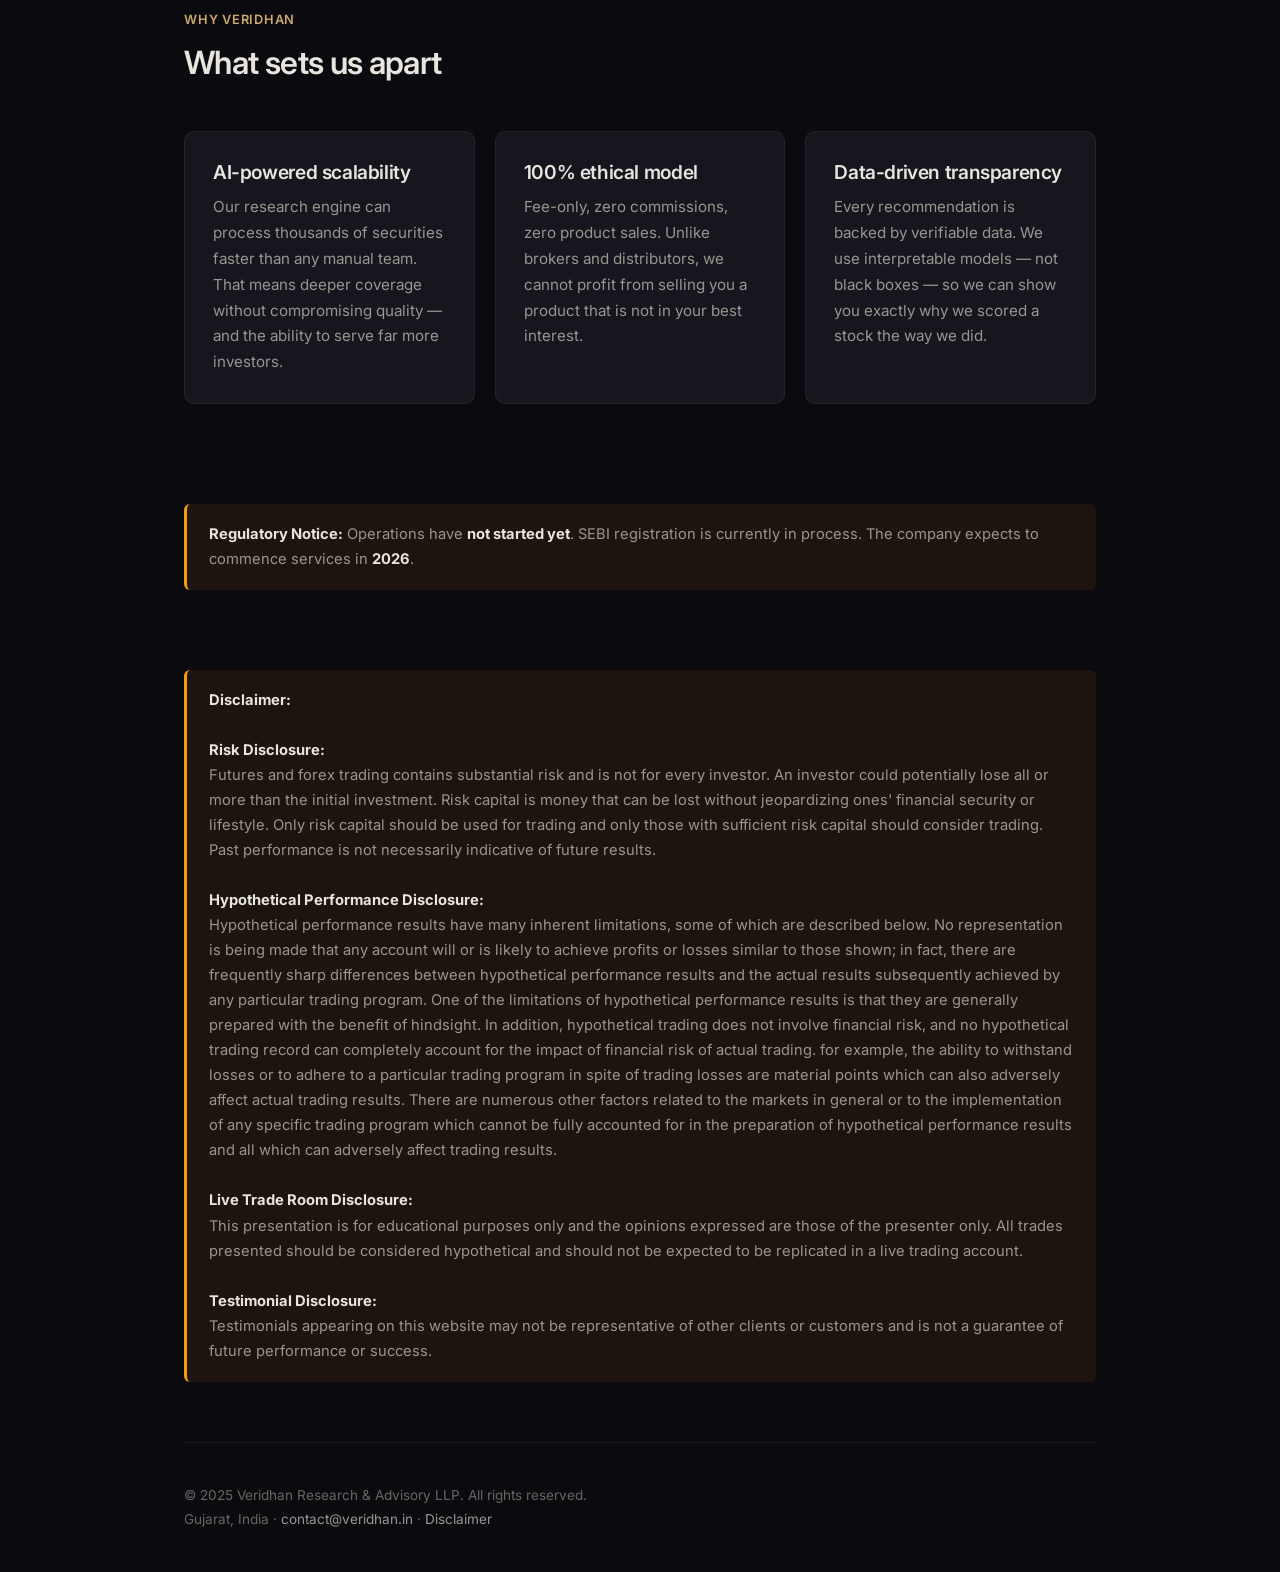
<file: services.html>
<!DOCTYPE html>
<html lang="en">

<head>
    <meta charset="UTF-8">
    <meta name="viewport" content="width=device-width, initial-scale=1.0">
    <title>Services | Veridhan Research & Advisory LLP</title>
    <meta name="description"
        content="Investment advisory, equity research, AI-powered tools, and financial literacy workshops. Fee-only. Launching after SEBI authorization in 2026.">

    <meta property="og:type" content="website">
    <meta property="og:url" content="https://veridhan.tech/services.html">
    <meta property="og:title" content="Services | Veridhan Research & Advisory LLP">
    <meta property="og:description" content="Fee-only investment advisory and research services. Launching 2026.">

    <meta name="twitter:card" content="summary_large_image">
    <meta name="twitter:title" content="Services | Veridhan">

    <link rel="icon" type="image/png" sizes="32x32" href="favicon-32x32.png">
    <link rel="icon" type="image/png" sizes="16x16" href="favicon-16x16.png">
    <link rel="shortcut icon" href="favicon.ico">

    <link rel="stylesheet" href="styles.css">
    <script src="sidebar.js" defer></script>
    <script src="dots-bg.js" defer></script>
    <script src="typewriter.js" defer></script>
</head>

<body>

    <!-- Navigation -->
    <nav class="navbar">
        <div class="navbar-inner">
            <a href="index.html" class="navbar-logo">
                <div class="logo-mark"><img src="veridhan-logo.png" alt="Veridhan"></div>
                Veridhan
            </a>
            <ul class="navbar-links">
                <li><a href="index.html">Home</a></li>
                <li><a href="services.html">Services</a></li>
                <li><a href="about.html">About</a></li>
                <li><a href="ai-research-engine.html">Research Engine</a></li>
                <li><a href="ninjatrader-addons.html">NinjaTrader</a></li>
                <li><a href="contact.html">Contact</a></li>
            </ul>
            <button class="hamburger" aria-label="Toggle menu">
                <span></span><span></span><span></span>
            </button>
        </div>
    </nav>

    <div class="mobile-menu">
        <a href="index.html">Home</a>
        <a href="services.html">Services</a>
        <a href="about.html">About</a>
        <a href="ai-research-engine.html">Research Engine</a>
        <a href="ninjatrader-addons.html">NinjaTrader</a>
        <a href="contact.html">Contact</a>
        <a href="disclaimer.html">Disclaimer</a>
    </div>

    <div class="container">

        <!-- Header -->
        <section class="hero fade-up" style="text-align: left; padding-bottom: 40px;">
            <span class="label">Services — launching after SEBI authorization</span>
            <h1>What we are building for you</h1>
            <p class="subtitle" style="max-width: 600px;">
                Everything below is designed around one idea: your advisor should have no reason to recommend anything
                other than what is best for you. Here is what that looks like in practice.
            </p>
        </section>

        <!-- Investment Advisory -->
        <section class="section fade-up">
            <div class="section-header">
                <span class="label">Core Service</span>
                <h2>Investment Advisory</h2>
                <p class="subtitle">Personalized, conflict-free investment guidance aligned to your goals and risk
                    profile.</p>
            </div>

            <div class="card">
                <p>We charge a fixed fee — no commissions, no percentage of assets under advice. That means our
                    incentive is always the same as yours: to make sure your money is working as hard as it can for your
                    specific situation.</p>
                <ul class="prose-list mt-16">
                    <li>Portfolio construction and asset allocation tailored to your life stage and goals</li>
                    <li>Equity selection backed by documented research and a clear investment thesis</li>
                    <li>Risk assessment and ongoing risk management</li>
                    <li>Regular portfolio reviews and rebalancing as markets and your needs evolve</li>
                    <li>AI-assisted monitoring for portfolio-relevant events and opportunities</li>
                </ul>
            </div>
        </section>

        <!-- Research Reports -->
        <section class="section fade-up">
            <div class="section-header">
                <span class="label">Research</span>
                <h2>Equity Research Reports</h2>
                <p class="subtitle">Independent, structured analysis for investors who want depth — not tips.</p>
            </div>

            <div class="card">
                <p>Our research reports go beyond surface-level takes. Each report includes a detailed analysis of
                    fundamentals, competitive positioning, valuation, and risk — with a clear buy, hold, or sell thesis
                    that explains our reasoning.</p>
                <ul class="prose-list mt-16">
                    <li>Company and sector analysis with financial deep-dives</li>
                    <li>Clear investment thesis for every recommendation</li>
                    <li>Macro and thematic insights for portfolio context</li>
                    <li>Event-driven notes on earnings, regulatory changes, and market-moving developments</li>
                    <li>AI-powered quantitative screening to surface opportunities human analysts might miss</li>
                </ul>
            </div>
        </section>

        <!-- AI Research Tools -->
        <section class="section fade-up">
            <div class="section-header">
                <span class="label">Technology</span>
                <h2>AI Research Engine</h2>
                <p class="subtitle">For investors who want to run their own analysis with professional-grade tools.</p>
            </div>

            <div class="card">
                <p>The Veridhan AI Research Engine processes raw financial data — earnings filings, quarterly results,
                    news, alternative data — and generates structured insights that would take a human analyst hours to
                    produce manually. It does not make decisions for you; it gives you better information to make your
                    own.</p>
                <ul class="prose-list mt-16">
                    <li>Automated processing of financial statements, earnings calls, and regulatory filings</li>
                    <li>Machine learning-based screening across custom criteria</li>
                    <li>Real-time sentiment tracking from news and market data</li>
                    <li>Watchlist alerts for material events and price-relevant developments</li>
                    <li>Customized research delivery based on your investment style</li>
                </ul>
                <p class="text-muted mt-16" style="font-size: 0.88rem;">AI tools will only be deployed after SEBI
                    registration and full regulatory approval. All outputs are subject to human review.</p>
            </div>
        </section>

        <!-- Workshops -->
        <section class="section fade-up">
            <div class="section-header">
                <span class="label">Education</span>
                <h2>Financial Literacy Workshops</h2>
            </div>

            <div class="card">
                <p>We believe financial literacy is a public good. Our workshops cover market fundamentals, investment
                    evaluation, common pitfalls, and how to think about money in the long term. Some educational
                    programs may begin before our formal advisory launch.</p>
            </div>
        </section>

        <!-- Differentiators -->
        <section class="section fade-up">
            <div class="section-header">
                <span class="label">Why Veridhan</span>
                <h2>What sets us apart</h2>
            </div>

            <div class="card-grid card-grid-3 stagger">
                <div class="card fade-up">
                    <h3>AI-powered scalability</h3>
                    <p>Our research engine can process thousands of securities faster than any manual team. That means
                        deeper coverage without compromising quality — and the ability to serve far more investors.</p>
                </div>
                <div class="card fade-up">
                    <h3>100% ethical model</h3>
                    <p>Fee-only, zero commissions, zero product sales. Unlike brokers and distributors, we cannot profit
                        from selling you a product that is not in your best interest.</p>
                </div>
                <div class="card fade-up">
                    <h3>Data-driven transparency</h3>
                    <p>Every recommendation is backed by verifiable data. We use interpretable models — not black boxes
                        — so we can show you exactly why we scored a stock the way we did.</p>
                </div>
            </div>
        </section>

        <!-- Regulatory Notice -->
        <section class="fade-up">
            <div class="notice">
                <strong>Regulatory Notice:</strong> Operations have <strong>not started yet</strong>. SEBI registration
                is currently in process. The company expects to commence services in <strong>2026</strong>.
            </div>
        </section>

        <!-- Disclaimer -->
        <section class="disclaimer-section fade-up">
            <div class="notice">
                <strong>Disclaimer:</strong>

                <br><br><strong>Risk Disclosure:</strong>
                <br>Futures and forex trading contains substantial risk and is not for every investor. An investor could
                potentially lose all or more than the initial investment. Risk capital is money that can be lost without
                jeopardizing ones' financial security or lifestyle. Only risk capital should be used for trading and
                only those with sufficient risk capital should consider trading. Past performance is not necessarily
                indicative of future results.

                <br><br><strong>Hypothetical Performance Disclosure:</strong>
                <br>Hypothetical performance results have many inherent limitations, some of which are described below.
                No representation is being made that any account will or is likely to achieve profits or losses similar
                to those shown; in fact, there are frequently sharp differences between hypothetical performance results
                and the actual results subsequently achieved by any particular trading program. One of the limitations
                of hypothetical performance results is that they are generally prepared with the benefit of hindsight.
                In addition, hypothetical trading does not involve financial risk, and no hypothetical trading record
                can completely account for the impact of financial risk of actual trading. for example, the ability to
                withstand losses or to adhere to a particular trading program in spite of trading losses are material
                points which can also adversely affect actual trading results. There are numerous other factors related
                to the markets in general or to the implementation of any specific trading program which cannot be fully
                accounted for in the preparation of hypothetical performance results and all which can adversely affect
                trading results.

                <br><br><strong>Live Trade Room Disclosure:</strong>
                <br>This presentation is for educational purposes only and the opinions expressed are those of the
                presenter only. All trades presented should be considered hypothetical and should not be expected to be
                replicated in a live trading account.

                <br><br><strong>Testimonial Disclosure:</strong>
                <br>Testimonials appearing on this website may not be representative of other clients or customers and
                is not a guarantee of future performance or success.
            </div>
        </section>

        <footer class="footer">
            &copy; 2025 Veridhan Research &amp; Advisory LLP. All rights reserved.<br>
            Gujarat, India &middot; <a href="mailto:contact@veridhan.in">contact@veridhan.in</a> &middot; <a
                href="disclaimer.html">Disclaimer</a>
        </footer>

    </div>
</body>

</html>
</file>
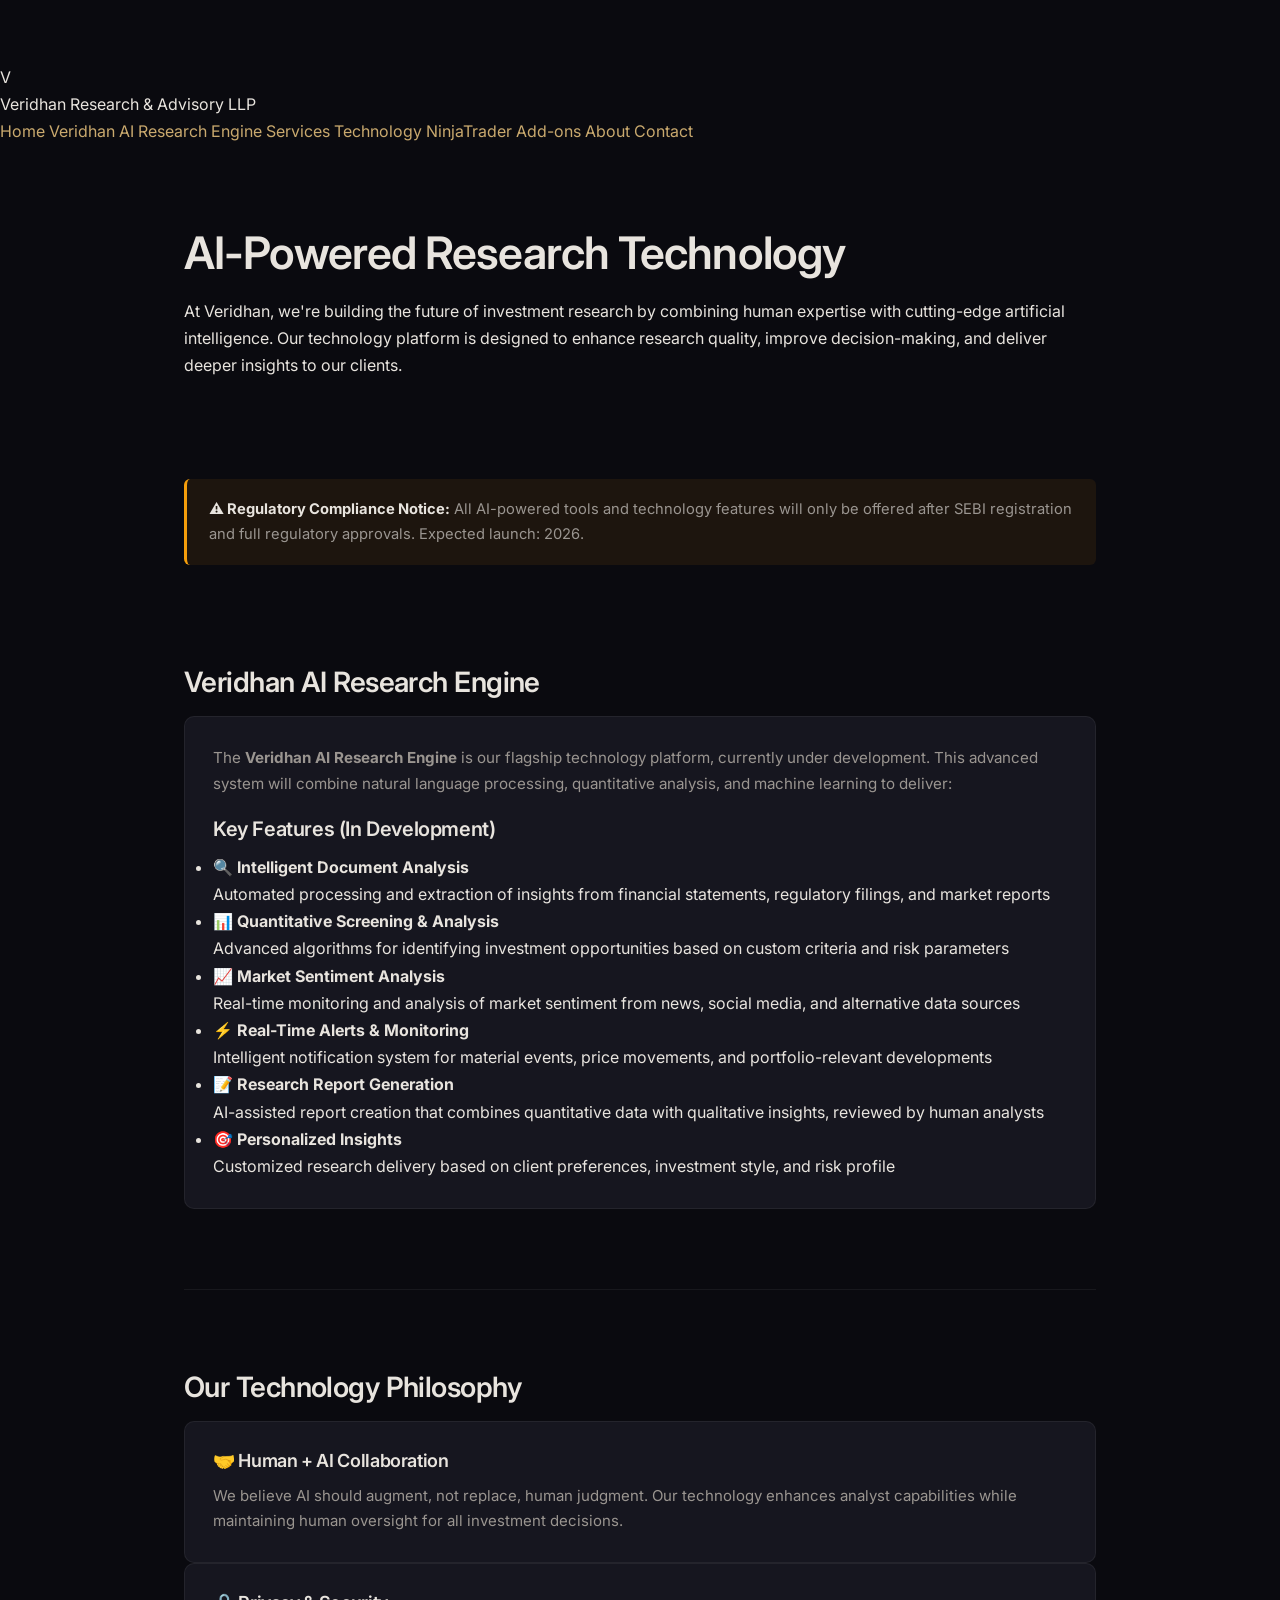
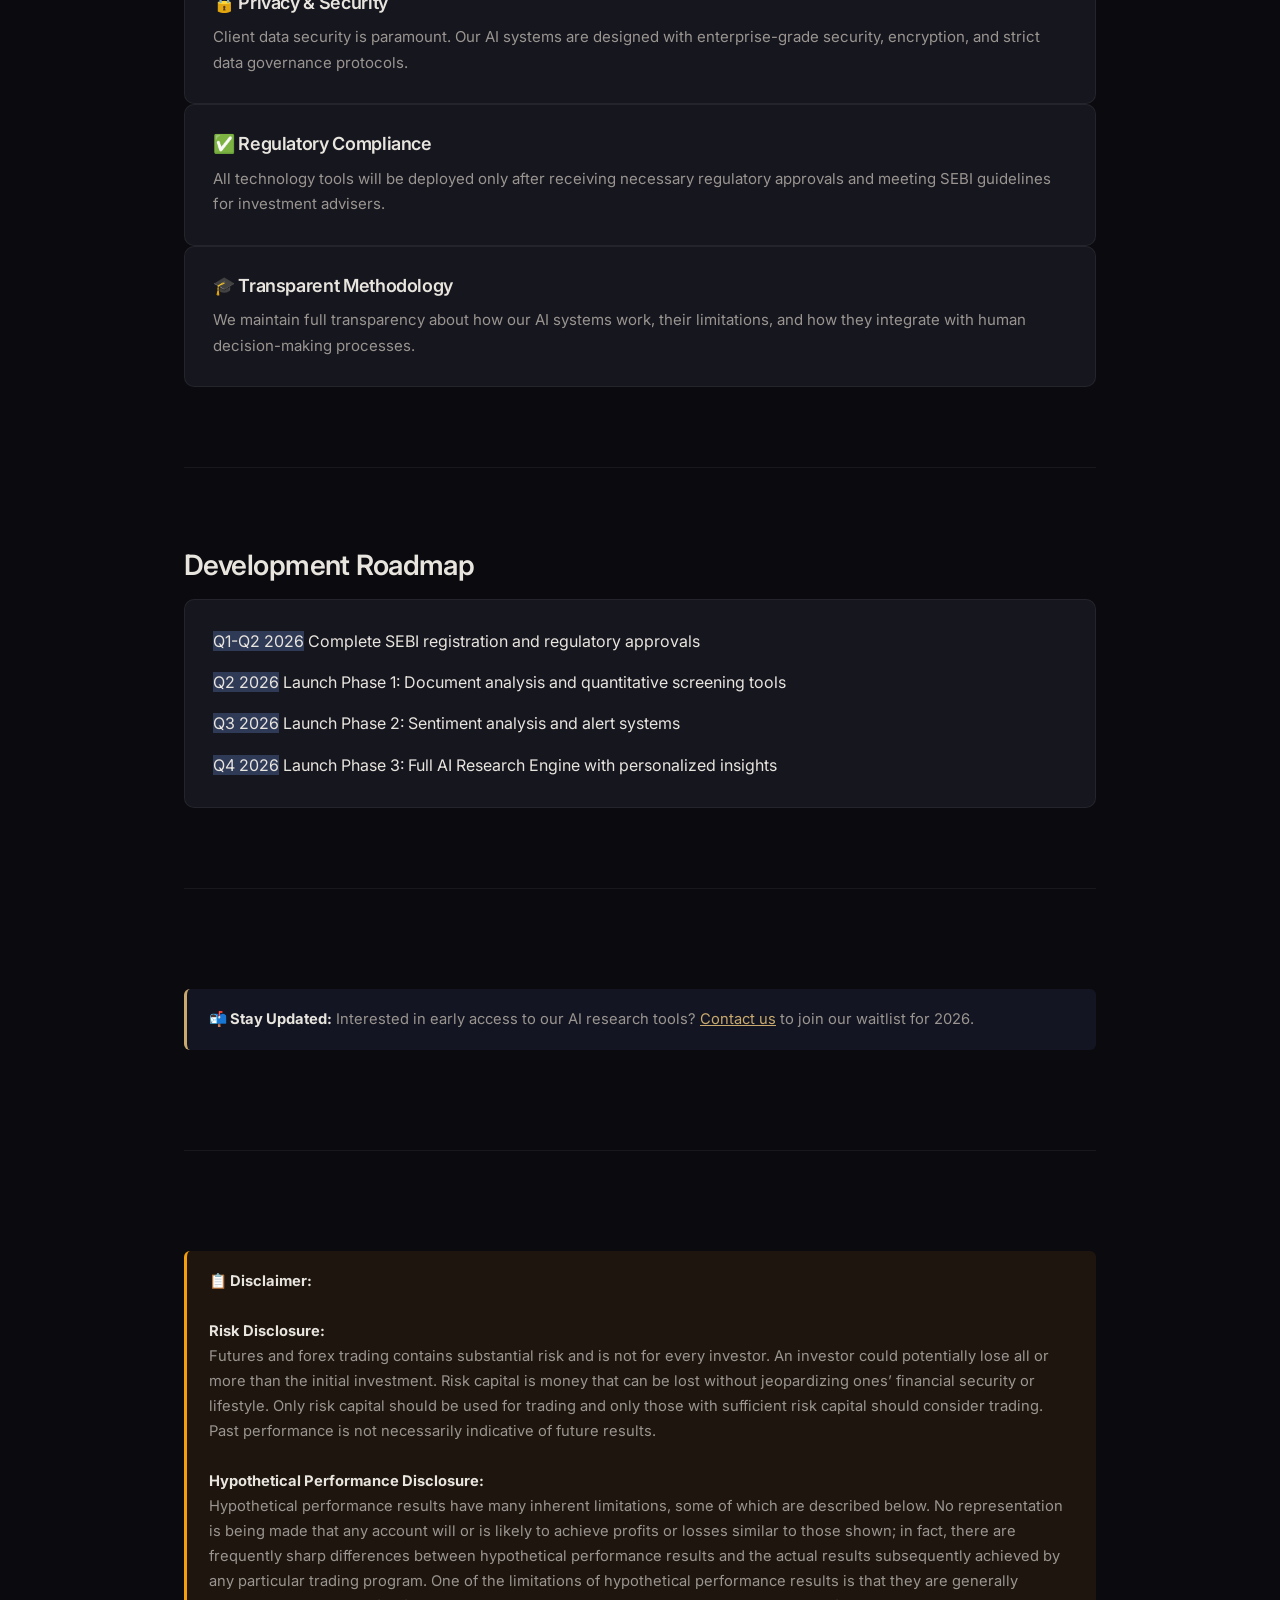
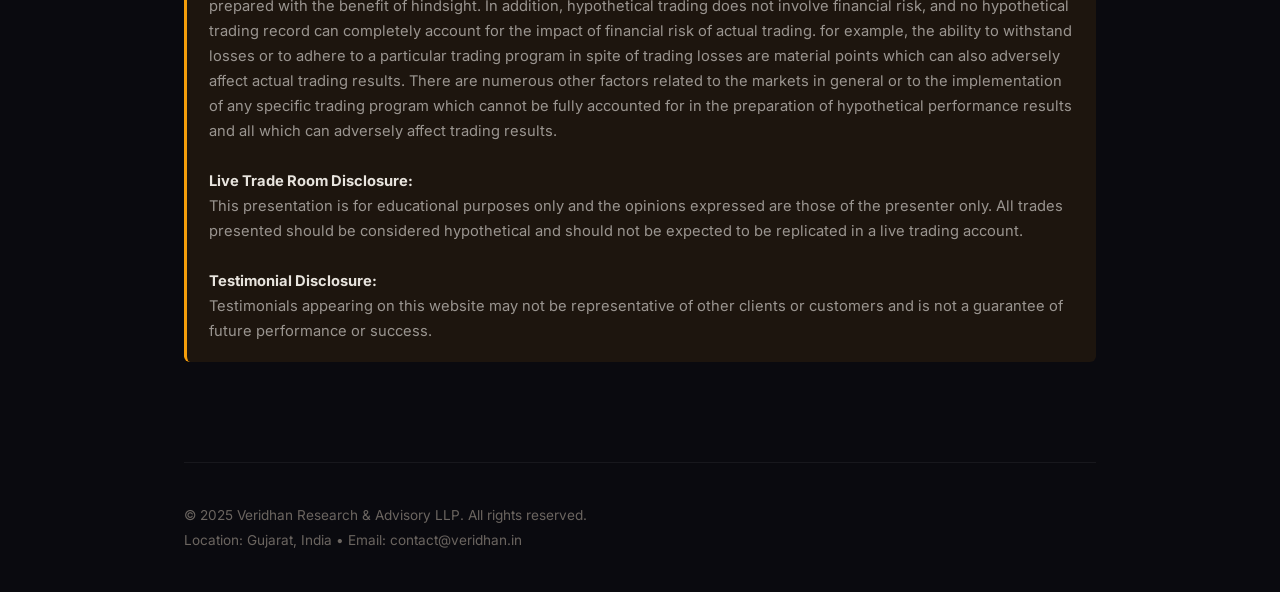
<file: technology.html>
<!DOCTYPE html>
<html lang="en">
<head>
    <meta charset="UTF-8">
    <meta name="viewport" content="width=device-width, initial-scale=1.0">
    <title>AI Technology & Research Tools | Veridhan Research & Advisory LLP</title>
    <meta name="description" content="Explore Veridhan's upcoming AI-powered research engine and tools. Launching in 2026 after SEBI registration & regulatory compliance.">

    <!-- Open Graph / Facebook -->
    <meta property="og:type" content="website">
    <meta property="og:url" content="https://veridhan.in/technology.html">
    <meta property="og:title" content="AI Technology & Research Tools | Veridhan Research & Advisory LLP">
    <meta property="og:description" content="Explore Veridhan's upcoming AI-powered research engine and tools. Launching in 2026 after SEBI registration & regulatory compliance.">
    <meta property="og:image" content="https://veridhan.in/assets/og-preview.png">

    <!-- Twitter -->
    <meta name="twitter:card" content="summary_large_image">
    <meta name="twitter:url" content="https://veridhan.in/technology.html">
    <meta name="twitter:title" content="AI Technology & Research Tools | Veridhan Research & Advisory LLP">
    <meta name="twitter:description" content="Explore Veridhan's upcoming AI-powered research engine and tools. Launching in 2026 after SEBI registration & regulatory compliance.">
    <meta name="twitter:image" content="https://veridhan.in/assets/og-preview.png">

    <!-- Favicon -->
    <link rel="icon" type="image/png" sizes="32x32" href="favicon-32x32.png">
    <link rel="icon" type="image/png" sizes="16x16" href="favicon-16x16.png">
    <link rel="shortcut icon" href="favicon.ico">

    <link rel="stylesheet" href="styles.css">
    <script src="sidebar.js" defer></script>
</head>
<body>
    <!-- Hamburger Menu -->
    <button class="hamburger" aria-label="Toggle navigation menu">
        <span></span>
        <span></span>
        <span></span>
    </button>

    <!-- Sidebar -->
    <aside class="sidebar">
        <div class="sidebar-logo">
            <div class="logo-mark">V</div>
            <div class="logo-text">Veridhan Research & Advisory LLP</div>
        </div>
        <nav class="sidebar-nav">
            <a href="index.html">Home</a>
            <a href="ai-research-engine.html">Veridhan AI Research Engine</a>
            <a href="services.html">Services</a>
            <a href="technology.html">Technology</a>
            <a href="ninjatrader-addons.html">NinjaTrader Add-ons</a>
            <a href="about.html">About</a>
            <a href="contact.html">Contact</a>
        </nav>
    </aside>

    <!-- Overlay -->
    <div class="sidebar-overlay"></div>

<div class="container">

    <section class="section">
        <h1 class="h1">AI-Powered Research Technology</h1>
        <p class="p">
            At Veridhan, we're building the future of investment research by combining human expertise with cutting-edge artificial intelligence. Our technology platform is designed to enhance research quality, improve decision-making, and deliver deeper insights to our clients.
        </p>
    </section>

    <div class="notice">
        <strong>⚠️ Regulatory Compliance Notice:</strong> All AI-powered tools and technology features will only be offered after SEBI registration and full regulatory approvals. Expected launch: 2026.
    </div>

    <section class="section">
        <h2 style="font-size: 28px; margin-bottom: 16px;">Veridhan AI Research Engine</h2>
        <div class="card pad">
            <p class="p">
                The <strong>Veridhan AI Research Engine</strong> is our flagship technology platform, currently under development. This advanced system will combine natural language processing, quantitative analysis, and machine learning to deliver:
            </p>

            <h3 style="font-size: 20px; margin-top: 20px; margin-bottom: 12px;">Key Features (In Development)</h3>
            <ul class="clean">
                <li class="tile">
                    <strong>🔍 Intelligent Document Analysis</strong><br>
                    Automated processing and extraction of insights from financial statements, regulatory filings, and market reports
                </li>
                <li class="tile">
                    <strong>📊 Quantitative Screening & Analysis</strong><br>
                    Advanced algorithms for identifying investment opportunities based on custom criteria and risk parameters
                </li>
                <li class="tile">
                    <strong>📈 Market Sentiment Analysis</strong><br>
                    Real-time monitoring and analysis of market sentiment from news, social media, and alternative data sources
                </li>
                <li class="tile">
                    <strong>⚡ Real-Time Alerts & Monitoring</strong><br>
                    Intelligent notification system for material events, price movements, and portfolio-relevant developments
                </li>
                <li class="tile">
                    <strong>📝 Research Report Generation</strong><br>
                    AI-assisted report creation that combines quantitative data with qualitative insights, reviewed by human analysts
                </li>
                <li class="tile">
                    <strong>🎯 Personalized Insights</strong><br>
                    Customized research delivery based on client preferences, investment style, and risk profile
                </li>
            </ul>
        </div>
    </section>

    <section class="section">
        <h2 style="font-size: 28px; margin-bottom: 16px;">Our Technology Philosophy</h2>
        <div class="grid grid-2">
            <div class="card pad">
                <h3 style="font-size: 18px; margin-bottom: 10px;">🤝 Human + AI Collaboration</h3>
                <p class="p" style="font-size: 15px;">
                    We believe AI should augment, not replace, human judgment. Our technology enhances analyst capabilities while maintaining human oversight for all investment decisions.
                </p>
            </div>
            <div class="card pad">
                <h3 style="font-size: 18px; margin-bottom: 10px;">🔒 Privacy & Security</h3>
                <p class="p" style="font-size: 15px;">
                    Client data security is paramount. Our AI systems are designed with enterprise-grade security, encryption, and strict data governance protocols.
                </p>
            </div>
            <div class="card pad">
                <h3 style="font-size: 18px; margin-bottom: 10px;">✅ Regulatory Compliance</h3>
                <p class="p" style="font-size: 15px;">
                    All technology tools will be deployed only after receiving necessary regulatory approvals and meeting SEBI guidelines for investment advisers.
                </p>
            </div>
            <div class="card pad">
                <h3 style="font-size: 18px; margin-bottom: 10px;">🎓 Transparent Methodology</h3>
                <p class="p" style="font-size: 15px;">
                    We maintain full transparency about how our AI systems work, their limitations, and how they integrate with human decision-making processes.
                </p>
            </div>
        </div>
    </section>

    <section class="section">
        <h2 style="font-size: 28px; margin-bottom: 16px;">Development Roadmap</h2>
        <div class="card pad">
            <div class="kv" style="margin-bottom: 14px;">
                <span class="badge" style="background: rgba(122,162,255,.25);">Q1-Q2 2026</span>
                <span>Complete SEBI registration and regulatory approvals</span>
            </div>
            <div class="kv" style="margin-bottom: 14px;">
                <span class="badge" style="background: rgba(122,162,255,.25);">Q2 2026</span>
                <span>Launch Phase 1: Document analysis and quantitative screening tools</span>
            </div>
            <div class="kv" style="margin-bottom: 14px;">
                <span class="badge" style="background: rgba(122,162,255,.25);">Q3 2026</span>
                <span>Launch Phase 2: Sentiment analysis and alert systems</span>
            </div>
            <div class="kv">
                <span class="badge" style="background: rgba(122,162,255,.25);">Q4 2026</span>
                <span>Launch Phase 3: Full AI Research Engine with personalized insights</span>
            </div>
        </div>
    </section>

    <section class="section">
        <div class="notice" style="background: rgba(122,162,255,.08); border-left-color: var(--accent);">
            <strong>📬 Stay Updated:</strong> Interested in early access to our AI research tools? <a href="contact.html" style="text-decoration: underline;">Contact us</a> to join our waitlist for 2026.
        </div>
    </section>

    <!-- Trading / Performance Disclaimer (added at bottom) -->
    <section class="section">
        <div class="notice">
            <strong>📋 Disclaimer:</strong>
        
            <br><br><strong>Risk Disclosure:</strong>
            <br>Futures and forex trading contains substantial risk and is not for every investor. An investor could potentially lose all or more than the initial investment. Risk capital is money that can be lost without jeopardizing ones’ financial security or lifestyle. Only risk capital should be used for trading and only those with sufficient risk capital should consider trading. Past performance is not necessarily indicative of future results. 
            <br><br><strong>Hypothetical Performance Disclosure: </strong>
            <br>Hypothetical performance results have many inherent limitations, some of which are described below. No representation is being made that any account will or is likely to achieve profits or losses similar to those shown; in fact, there are frequently sharp differences between hypothetical performance results and the actual results subsequently achieved by any particular trading program. One of the limitations of hypothetical performance results is that they are generally prepared with the benefit of hindsight. In addition, hypothetical trading does not involve financial risk, and no hypothetical trading record can completely account for the impact of financial risk of actual trading. for example, the ability to withstand losses or to adhere to a particular trading program in spite of trading losses are material points which can also adversely affect actual trading results. There are numerous other factors related to the markets in general or to the implementation of any specific trading program which cannot be fully accounted for in the preparation of hypothetical performance results and all which can adversely affect trading results.
            <br><br><strong>Live Trade Room Disclosure:  </strong>
            <br>This presentation is for educational purposes only and the opinions expressed are those of the presenter only. All trades presented should be considered hypothetical and should not be expected to be replicated in a live trading account. 
            <br><br><strong>Testimonial Disclosure: </strong>
            <br>Testimonials appearing on this website may not be representative of other clients or customers and is not a guarantee of future performance or success.
        </div>
    </section>

    <footer class="footer">
        © 2025 Veridhan Research & Advisory LLP. All rights reserved.<br>
        Location: Gujarat, India • Email: contact@veridhan.in
    </footer>
</div>
</body>
</html>
</file>
<file: styles.css>
/* ============================================
   Veridhan — Minimalist Design System
   ============================================ */

@import url('https://fonts.googleapis.com/css2?family=Inter:wght@300;400;500;600;700&display=swap');

/* --- Tokens --- */
:root {
  --bg-primary: #0a0a0f;
  --bg-secondary: #111118;
  --bg-card: #16161f;
  --bg-card-hover: #1c1c28;
  --border: rgba(255, 255, 255, 0.06);
  --border-hover: rgba(255, 255, 255, 0.12);
  --text-primary: #e8e4de;
  --text-secondary: #9a9590;
  --text-muted: #6b6560;
  --accent: #c9a96e;
  --accent-dim: rgba(201, 169, 110, 0.15);
  --accent-glow: rgba(201, 169, 110, 0.08);
  --green: #4ade80;
  --green-dim: rgba(74, 222, 128, 0.12);
  --red: #f87171;
  --warn: #f59e0b;
  --warn-dim: rgba(245, 158, 11, 0.08);
  --font: 'Inter', -apple-system, 'Segoe UI', Roboto, sans-serif;
  --container: 960px;
  --container-wide: 1100px;
  --radius: 10px;
  --radius-sm: 6px;
  --transition: 200ms ease;
}

/* --- Reset --- */
*,
*::before,
*::after {
  box-sizing: border-box;
  margin: 0;
  padding: 0;
}

html {
  scroll-behavior: smooth;
  -webkit-font-smoothing: antialiased;
  -moz-osx-font-smoothing: grayscale;
}

body {
  font-family: var(--font);
  background: var(--bg-primary);
  color: var(--text-primary);
  line-height: 1.7;
  font-size: 16px;
  overflow-x: hidden;
}

a {
  color: var(--accent);
  text-decoration: none;
  transition: color var(--transition);
}

a:hover {
  color: #dfc28a;
}

img {
  max-width: 100%;
  height: auto;
}

/* --- Container --- */
.container {
  max-width: var(--container);
  margin: 0 auto;
  padding: 0 24px;
}

.container-wide {
  max-width: var(--container-wide);
  margin: 0 auto;
  padding: 0 24px;
}

/* ============================================
   Navigation — Sticky Top Bar
   ============================================ */
.navbar {
  position: fixed;
  top: 0;
  left: 0;
  right: 0;
  z-index: 100;
  background: rgba(10, 10, 15, 0.85);
  backdrop-filter: blur(16px);
  -webkit-backdrop-filter: blur(16px);
  border-bottom: 1px solid var(--border);
  transition: background 0.3s ease;
}

.navbar-inner {
  max-width: var(--container-wide);
  margin: 0 auto;
  padding: 0 24px;
  display: flex;
  align-items: center;
  justify-content: space-between;
  height: 64px;
}

.navbar-logo {
  display: flex;
  align-items: center;
  gap: 10px;
  font-weight: 700;
  font-size: 1.05rem;
  color: var(--text-primary);
  text-decoration: none;
  letter-spacing: -0.01em;
}

.navbar-logo .logo-mark {
  width: 32px;
  height: 32px;
  border-radius: 4px;
  overflow: hidden;
  display: flex;
  align-items: center;
  justify-content: center;
  flex-shrink: 0;
}

.navbar-logo .logo-mark img {
  width: 100%;
  height: 100%;
  object-fit: contain;
}

.navbar-links {
  display: flex;
  align-items: center;
  gap: 28px;
  list-style: none;
}

.navbar-links a {
  color: var(--text-secondary);
  font-size: 0.9rem;
  font-weight: 450;
  transition: color var(--transition);
  text-decoration: none;
  position: relative;
}

.navbar-links a:hover,
.navbar-links a.active {
  color: var(--text-primary);
}

.navbar-links a.active::after {
  content: '';
  position: absolute;
  bottom: -4px;
  left: 0;
  right: 0;
  height: 2px;
  background: var(--accent);
  border-radius: 1px;
}

/* Hamburger */
.hamburger {
  display: none;
  flex-direction: column;
  gap: 5px;
  background: none;
  border: none;
  cursor: pointer;
  padding: 4px;
}

.hamburger span {
  width: 22px;
  height: 2px;
  background: var(--text-primary);
  border-radius: 2px;
  transition: all 0.3s ease;
  transform-origin: center;
}

.hamburger.active span:nth-child(1) {
  transform: rotate(45deg) translate(5px, 5px);
}

.hamburger.active span:nth-child(2) {
  opacity: 0;
}

.hamburger.active span:nth-child(3) {
  transform: rotate(-45deg) translate(5px, -5px);
}

/* Mobile nav */
.mobile-menu {
  display: none;
  position: fixed;
  top: 64px;
  left: 0;
  right: 0;
  bottom: 0;
  background: rgba(10, 10, 15, 0.97);
  backdrop-filter: blur(20px);
  z-index: 99;
  padding: 32px 24px;
}

.mobile-menu.active {
  display: block;
}

.mobile-menu a {
  display: block;
  padding: 14px 0;
  color: var(--text-secondary);
  font-size: 1.1rem;
  font-weight: 450;
  border-bottom: 1px solid var(--border);
  transition: color var(--transition);
}

.mobile-menu a:hover,
.mobile-menu a.active {
  color: var(--text-primary);
}

@media (max-width: 768px) {
  .navbar-links {
    display: none;
  }

  .hamburger {
    display: flex;
  }
}

/* Body offset for fixed navbar */
body {
  padding-top: 64px;
}

/* ============================================
   Typography
   ============================================ */
h1,
h2,
h3,
h4 {
  color: var(--text-primary);
  font-weight: 600;
  line-height: 1.25;
  letter-spacing: -0.02em;
}

h1 {
  font-size: clamp(2rem, 4vw, 2.8rem);
  margin-bottom: 16px;
}

h2 {
  font-size: clamp(1.5rem, 3vw, 2rem);
  margin-bottom: 12px;
}

h3 {
  font-size: 1.2rem;
  margin-bottom: 8px;
}

.subtitle {
  color: var(--text-secondary);
  font-size: 1.1rem;
  line-height: 1.7;
  max-width: 600px;
}

.label {
  font-size: 0.8rem;
  font-weight: 600;
  letter-spacing: 0.06em;
  text-transform: uppercase;
  color: var(--accent);
  margin-bottom: 12px;
  display: block;
}

/* ============================================
   Sections
   ============================================ */
.section {
  padding: 80px 0;
}

.section+.section {
  border-top: 1px solid var(--border);
}

.section-header {
  margin-bottom: 48px;
}

.section-header .subtitle {
  margin-top: 8px;
}

/* ============================================
   Hero Section
   ============================================ */
.hero {
  padding: 100px 0 80px;
  text-align: center;
}

.hero h1 {
  font-size: clamp(2.2rem, 5vw, 3.2rem);
  font-weight: 700;
  max-width: 720px;
  margin: 0 auto 20px;
  letter-spacing: -0.03em;
  line-height: 1.15;
}

.hero .subtitle {
  max-width: 560px;
  margin: 0 auto 32px;
  font-size: 1.15rem;
}

.hero-cta {
  display: inline-flex;
  align-items: center;
  gap: 8px;
  padding: 14px 28px;
  background: var(--accent);
  color: #0a0a0f;
  font-weight: 600;
  font-size: 0.95rem;
  border-radius: var(--radius);
  border: none;
  cursor: pointer;
  transition: all var(--transition);
  text-decoration: none;
}

.hero-cta:hover {
  background: #dfc28a;
  color: #0a0a0f;
  transform: translateY(-2px);
  box-shadow: 0 8px 24px rgba(201, 169, 110, 0.25);
}

.hero-stats {
  display: flex;
  justify-content: center;
  gap: 48px;
  margin-top: 56px;
  flex-wrap: wrap;
}

.hero-stat {
  text-align: center;
}

.hero-stat .number {
  font-size: 1.8rem;
  font-weight: 700;
  color: var(--text-primary);
  display: block;
}

.hero-stat .label-text {
  font-size: 0.82rem;
  color: var(--text-muted);
  margin-top: 4px;
  display: block;
}

/* ============================================
   Cards
   ============================================ */
.card {
  background: var(--bg-card);
  border: 1px solid var(--border);
  border-radius: var(--radius);
  padding: 28px;
  transition: all var(--transition);
}

.card:hover {
  border-color: var(--border-hover);
  background: var(--bg-card-hover);
}

.card-grid {
  display: grid;
  gap: 20px;
}

.card-grid-2 {
  grid-template-columns: repeat(2, 1fr);
}

.card-grid-3 {
  grid-template-columns: repeat(3, 1fr);
}

.card-grid-4 {
  grid-template-columns: repeat(4, 1fr);
}

@media (max-width: 768px) {

  .card-grid-2,
  .card-grid-3,
  .card-grid-4 {
    grid-template-columns: 1fr;
  }
}

@media (min-width: 769px) and (max-width: 1024px) {

  .card-grid-3,
  .card-grid-4 {
    grid-template-columns: repeat(2, 1fr);
  }
}

.card h3 {
  margin-bottom: 10px;
}

.card p {
  color: var(--text-secondary);
  font-size: 0.95rem;
  line-height: 1.7;
}

/* ============================================
   Metric Cards (for algo stats)
   ============================================ */
.metrics-row {
  display: grid;
  grid-template-columns: repeat(auto-fit, minmax(180px, 1fr));
  gap: 16px;
  margin: 32px 0;
}

.metric {
  background: var(--bg-card);
  border: 1px solid var(--border);
  border-radius: var(--radius);
  padding: 20px;
  text-align: center;
}

.metric .value {
  font-size: 1.6rem;
  font-weight: 700;
  color: var(--green);
  display: block;
}

.metric .metric-label {
  font-size: 0.8rem;
  color: var(--text-muted);
  text-transform: uppercase;
  letter-spacing: 0.05em;
  margin-top: 6px;
  display: block;
}

/* ============================================
   Notice / Disclaimer
   ============================================ */
.notice {
  padding: 18px 22px;
  border-left: 3px solid var(--warn);
  background: var(--warn-dim);
  border-radius: var(--radius-sm);
  margin: 20px 0;
  font-size: 0.92rem;
  color: var(--text-secondary);
  line-height: 1.7;
}

.notice strong {
  color: var(--text-primary);
}

.disclaimer-section {
  padding: 40px 0;
}

.disclaimer-block {
  background: var(--bg-card);
  border: 1px solid var(--border);
  border-radius: var(--radius);
  padding: 24px;
  margin-bottom: 16px;
}

.disclaimer-block h3 {
  font-size: 1.05rem;
  margin-bottom: 10px;
  color: var(--text-primary);
}

.disclaimer-block p {
  color: var(--text-secondary);
  font-size: 0.92rem;
  line-height: 1.75;
}

/* ============================================
   Featured Logos
   ============================================ */
.logos-section {
  padding: 40px 0;
  text-align: center;
}

.logos-section h2 {
  font-size: 1rem;
  font-weight: 500;
  color: var(--text-muted);
  margin-bottom: 24px;
  letter-spacing: 0.03em;
}

.logos-row {
  display: flex;
  justify-content: center;
  align-items: center;
  gap: 40px;
  flex-wrap: wrap;
  opacity: 0.85;
}

.logos-row img {
  height: 40px;
}

.logos-row a {
  display: inline-block;
  transition: opacity var(--transition);
}

.logos-row a:hover {
  opacity: 1;
}

/* ============================================
   Buttons
   ============================================ */
.btn {
  display: inline-flex;
  align-items: center;
  gap: 6px;
  padding: 12px 22px;
  border-radius: var(--radius-sm);
  font-size: 0.9rem;
  font-weight: 550;
  cursor: pointer;
  transition: all var(--transition);
  text-decoration: none;
  border: none;
  font-family: var(--font);
}

.btn-primary {
  background: var(--accent);
  color: #0a0a0f;
}

.btn-primary:hover {
  background: #dfc28a;
  color: #0a0a0f;
  transform: translateY(-1px);
  box-shadow: 0 6px 20px rgba(201, 169, 110, 0.2);
}

.btn-outline {
  background: transparent;
  border: 1px solid var(--border-hover);
  color: var(--text-primary);
}

.btn-outline:hover {
  border-color: var(--accent);
  color: var(--accent);
}

.btn-ghost {
  background: transparent;
  color: var(--accent);
  padding: 12px 16px;
}

.btn-ghost:hover {
  color: #dfc28a;
}

.btn-green {
  background: var(--green);
  color: #052e16;
}

.btn-green:hover {
  background: #22c55e;
  transform: translateY(-1px);
  box-shadow: 0 6px 20px rgba(74, 222, 128, 0.2);
}

.btn-group {
  display: flex;
  gap: 12px;
  flex-wrap: wrap;
}

/* ============================================
   Footer
   ============================================ */
.footer {
  padding: 40px 0;
  border-top: 1px solid var(--border);
  color: var(--text-muted);
  font-size: 0.85rem;
  line-height: 1.8;
}

.footer a {
  color: var(--text-secondary);
}

.footer a:hover {
  color: var(--accent);
}

/* ============================================
   Scroll Animations
   ============================================ */
.fade-up {
  opacity: 0;
  transform: translateY(24px);
  transition: opacity 0.6s ease, transform 0.6s ease;
}

.fade-up.visible {
  opacity: 1;
  transform: translateY(0);
}

/* Typewriter animation */
.tw-ready {
  min-height: 1.2em;
}

.tw-typing {
  border-right: 2px solid var(--accent);
  padding-right: 4px;
  animation: tw-blink 0.6s step-end infinite;
}

.tw-done {
  border-right: 2px solid var(--accent);
  padding-right: 4px;
  animation: tw-fade-cursor 0.6s 0.4s forwards;
}

@keyframes tw-blink {

  0%,
  100% {
    border-color: var(--accent);
  }

  50% {
    border-color: transparent;
  }
}

@keyframes tw-fade-cursor {
  to {
    border-color: transparent;
  }
}

/* 3D Coming from back animation (Subtle) */
.fade-up .section-header,
.fade-up .cta-box {
  perspective: 1000px;
}

.fade-up .section-header h2,
.fade-up .cta-box h2 {
  transform: translateZ(-30px) scale(0.96);
  opacity: 0.4;
  transition: transform 1.2s cubic-bezier(0.16, 1, 0.3, 1),
    opacity 1.2s cubic-bezier(0.16, 1, 0.3, 1);
  transition-delay: 0.1s;
  will-change: transform, opacity;
}

.fade-up.visible .section-header h2,
.fade-up.visible .cta-box h2 {
  transform: translateZ(0) scale(1);
  opacity: 1;
}

/* Stagger children */
.stagger>.fade-up:nth-child(1) {
  transition-delay: 0s;
}

.stagger>.fade-up:nth-child(2) {
  transition-delay: 0.08s;
}

.stagger>.fade-up:nth-child(3) {
  transition-delay: 0.16s;
}

.stagger>.fade-up:nth-child(4) {
  transition-delay: 0.24s;
}

.stagger>.fade-up:nth-child(5) {
  transition-delay: 0.32s;
}

/* ============================================
   Utility
   ============================================ */
.text-center {
  text-align: center;
}

.text-secondary {
  color: var(--text-secondary);
}

.text-muted {
  color: var(--text-muted);
}

.text-accent {
  color: var(--accent);
}

.text-green {
  color: var(--green);
}

.mt-8 {
  margin-top: 8px;
}

.mt-16 {
  margin-top: 16px;
}

.mt-24 {
  margin-top: 24px;
}

.mt-32 {
  margin-top: 32px;
}

.mt-48 {
  margin-top: 48px;
}

.mb-16 {
  margin-bottom: 16px;
}

.mb-24 {
  margin-bottom: 24px;
}

.mb-32 {
  margin-bottom: 32px;
}

.mx-auto {
  margin-left: auto;
  margin-right: auto;
}

.max-w-600 {
  max-width: 600px;
}

.max-w-720 {
  max-width: 720px;
}

.divider {
  height: 1px;
  background: var(--border);
  margin: 48px 0;
}

/* Prose list styling */
.prose-list {
  list-style: none;
  padding: 0;
}

.prose-list li {
  padding: 12px 0 12px 20px;
  position: relative;
  color: var(--text-secondary);
  font-size: 0.95rem;
  line-height: 1.7;
  border-bottom: 1px solid var(--border);
}

.prose-list li:last-child {
  border-bottom: none;
}

.prose-list li::before {
  content: '';
  position: absolute;
  left: 0;
  top: 20px;
  width: 6px;
  height: 6px;
  border-radius: 50%;
  background: var(--accent);
}

/* ============================================
   Product Cards (NinjaTrader pages)
   ============================================ */
.product-grid {
  display: grid;
  grid-template-columns: repeat(auto-fit, minmax(320px, 1fr));
  gap: 20px;
}

.product-card {
  background: var(--bg-card);
  border: 1px solid var(--border);
  border-radius: var(--radius);
  overflow: hidden;
  transition: all var(--transition);
  display: flex;
  flex-direction: column;
}

.product-card:hover {
  border-color: var(--border-hover);
  transform: translateY(-4px);
  box-shadow: 0 12px 32px rgba(0, 0, 0, 0.3);
}

.product-header {
  background: var(--bg-secondary);
  padding: 24px;
  border-bottom: 2px solid var(--accent);
}

.product-header.blue {
  border-bottom-color: #3b82f6;
}

.product-name {
  font-size: 1.25rem;
  font-weight: 700;
  color: var(--text-primary);
  margin-bottom: 6px;
}

.product-badge {
  display: inline-block;
  background: var(--accent-dim);
  color: var(--accent);
  padding: 4px 12px;
  border-radius: 999px;
  font-size: 0.75rem;
  font-weight: 600;
  text-transform: uppercase;
  letter-spacing: 0.04em;
}

.product-body {
  padding: 24px;
  flex-grow: 1;
  display: flex;
  flex-direction: column;
}

.product-description {
  color: var(--text-secondary);
  font-size: 0.95rem;
  line-height: 1.7;
  margin-bottom: 16px;
}

.product-features {
  list-style: none;
  padding: 0;
  margin: 0 0 20px;
}

.product-features li {
  padding: 6px 0 6px 20px;
  position: relative;
  color: var(--text-secondary);
  font-size: 0.9rem;
}

.product-features li::before {
  content: '—';
  position: absolute;
  left: 0;
  color: var(--accent);
  font-weight: 600;
}

.product-specs {
  display: grid;
  grid-template-columns: repeat(2, 1fr);
  gap: 12px 24px;
  margin-bottom: 20px;
}

.spec-item {
  display: flex;
  flex-direction: column;
  gap: 2px;
}

.spec-label {
  font-size: 0.72rem;
  text-transform: uppercase;
  color: var(--text-muted);
  letter-spacing: 0.06em;
}

.spec-value {
  font-size: 0.92rem;
  font-weight: 600;
  color: var(--text-primary);
}

.product-footer {
  padding: 16px 24px 24px;
  border-top: 1px solid var(--border);
}

.product-note {
  font-size: 0.82rem;
  color: var(--text-muted);
  margin-bottom: 12px;
  line-height: 1.6;
}

/* ============================================
   Waitlist Modal
   ============================================ */
.modal-overlay {
  position: fixed;
  inset: 0;
  background: rgba(10, 10, 15, 0.85);
  display: none;
  align-items: center;
  justify-content: center;
  z-index: 9999;
  padding: 16px;
}

.modal-overlay.active {
  display: flex;
}

.modal {
  background: var(--bg-card);
  border-radius: var(--radius);
  max-width: 720px;
  width: 100%;
  box-shadow: 0 24px 64px rgba(0, 0, 0, 0.5);
  border: 1px solid var(--border);
  position: relative;
  overflow: hidden;
}

.modal-close {
  position: absolute;
  top: 12px;
  right: 16px;
  font-size: 24px;
  color: var(--text-muted);
  border: none;
  background: transparent;
  cursor: pointer;
  transition: color var(--transition);
  z-index: 10;
}

.modal-close:hover {
  color: var(--text-primary);
}

/* ============================================
   Performance Data (Opening Range Bot page)
   ============================================ */
.perf-grid {
  display: grid;
  grid-template-columns: repeat(auto-fit, minmax(280px, 1fr));
  gap: 20px;
  margin-bottom: 32px;
}

.perf-card {
  background: var(--bg-card);
  border: 1px solid var(--border);
  border-radius: var(--radius);
  padding: 24px;
}

.perf-card h3 {
  font-size: 1.05rem;
  margin-bottom: 16px;
  padding-bottom: 10px;
  border-bottom: 1px solid var(--border);
}

.perf-item {
  display: flex;
  justify-content: space-between;
  padding: 8px 0;
  border-bottom: 1px solid var(--border);
  font-size: 0.92rem;
}

.perf-item:last-child {
  border-bottom: none;
}

.perf-label {
  color: var(--text-muted);
}

.perf-value {
  color: var(--text-primary);
  font-weight: 600;
}

.perf-value.positive {
  color: var(--green);
}

.risk-grid {
  display: grid;
  grid-template-columns: repeat(auto-fit, minmax(180px, 1fr));
  gap: 16px;
  margin-bottom: 32px;
}

.risk-card {
  background: var(--bg-card);
  border: 1px solid var(--border);
  border-radius: var(--radius);
  padding: 20px;
  text-align: center;
}

.risk-card.good {
  border-color: rgba(74, 222, 128, 0.2);
  background: rgba(74, 222, 128, 0.04);
}

.risk-card h4 {
  font-size: 0.82rem;
  color: var(--text-muted);
  text-transform: uppercase;
  letter-spacing: 0.05em;
  margin-bottom: 8px;
  font-weight: 600;
}

.risk-value {
  font-size: 1.5rem;
  font-weight: 700;
  color: var(--text-primary);
}

.risk-card.good .risk-value {
  color: var(--green);
}

.risk-note {
  font-size: 0.8rem;
  color: var(--text-muted);
  margin-top: 6px;
}

/* Strategy section */
.strategy-section {
  background: var(--bg-card);
  border: 1px solid var(--border);
  border-radius: var(--radius);
  padding: 32px;
  margin-bottom: 32px;
}

.strategy-grid {
  display: grid;
  grid-template-columns: repeat(auto-fit, minmax(250px, 1fr));
  gap: 32px;
}

.strategy-grid h3 {
  font-size: 1.05rem;
  margin-bottom: 12px;
}

.strategy-grid ul {
  list-style: none;
  padding: 0;
}

.strategy-grid li {
  padding: 6px 0 6px 18px;
  position: relative;
  color: var(--text-secondary);
  font-size: 0.92rem;
  line-height: 1.6;
}

.strategy-grid li::before {
  content: '—';
  position: absolute;
  left: 0;
  color: var(--accent);
}

/* CTA Box */
.cta-box {
  background: var(--bg-card);
  border: 1px solid var(--border);
  border-radius: var(--radius);
  padding: 40px;
  text-align: center;
  margin: 32px 0;
}

.cta-box h2 {
  margin-bottom: 8px;
}

.cta-box p {
  color: var(--text-secondary);
  margin-bottom: 24px;
}

.cta-box .btn-group {
  justify-content: center;
}

/* ============================================
   Affiliate Banner
   ============================================ */
.affiliate-banner {
  background: var(--bg-secondary);
  padding: 8px 0;
  text-align: center;
  border-bottom: 1px solid var(--border);
}

.affiliate-banner a {
  display: inline-block;
}

.affiliate-banner img {
  max-width: 100%;
  height: auto;
}

/* ============================================
   Benefits Grid (NinjaTrader)
   ============================================ */
.benefits-grid {
  display: grid;
  grid-template-columns: repeat(auto-fit, minmax(250px, 1fr));
  gap: 16px;
}

.benefit-item {
  padding: 20px;
  border-radius: var(--radius);
  background: var(--bg-card);
  border: 1px solid var(--border);
}

.benefit-title {
  font-weight: 600;
  margin-bottom: 8px;
  color: var(--text-primary);
  font-size: 0.95rem;
}

.benefit-description {
  font-size: 0.88rem;
  color: var(--text-secondary);
  line-height: 1.65;
}

/* ============================================
   Data Table
   ============================================ */
.data-table {
  width: 100%;
  border-collapse: collapse;
  background: var(--bg-card);
  border: 1px solid var(--border);
  border-radius: var(--radius);
  overflow: hidden;
  margin-bottom: 32px;
}

.data-table thead {
  background: var(--bg-secondary);
  border-bottom: 1px solid var(--border);
}

.data-table th {
  padding: 12px 16px;
  text-align: left;
  font-weight: 600;
  color: var(--text-muted);
  font-size: 0.8rem;
  text-transform: uppercase;
  letter-spacing: 0.05em;
}

.data-table td {
  padding: 10px 16px;
  border-bottom: 1px solid var(--border);
  color: var(--text-secondary);
  font-size: 0.9rem;
}

.data-table tbody tr:hover {
  background: var(--bg-card-hover);
}

/* ============================================
   Responsive
   ============================================ */
@media (max-width: 768px) {
  .section {
    padding: 48px 0;
  }

  .hero {
    padding: 64px 0 48px;
  }

  .hero h1 {
    font-size: 1.8rem;
  }

  .product-specs {
    grid-template-columns: 1fr;
  }

  .hero-stats {
    gap: 24px;
  }

  .cta-box {
    padding: 28px 20px;
  }

  .cta-box .btn-group {
    flex-direction: column;
  }

  .cta-box .btn-group .btn {
    width: 100%;
    justify-content: center;
  }

  .strategy-section {
    padding: 24px;
  }
}

/* Notice box for NinjaTrader pages */
.notice-box-dark {
  background: var(--accent-dim);
  border: 1px solid rgba(201, 169, 110, 0.2);
  padding: 16px 20px;
  border-radius: var(--radius-sm);
  margin-bottom: 32px;
  font-size: 0.92rem;
  color: var(--text-secondary);
  line-height: 1.7;
}

.notice-box-dark strong {
  color: var(--accent);
}

/* ============================================
   Detail Modal (strategy performance popup)
   ============================================ */
.modal.detail-modal {
  max-width: 900px;
  max-height: 85vh;
  overflow-y: auto;
  padding: 32px;
}

.modal.detail-modal h2 {
  font-size: 1.35rem;
  margin-bottom: 4px;
}

.modal.detail-modal .detail-badge {
  display: inline-block;
  background: var(--accent-dim);
  color: var(--accent);
  padding: 4px 12px;
  border-radius: 999px;
  font-size: 0.75rem;
  font-weight: 600;
  text-transform: uppercase;
  letter-spacing: 0.04em;
  margin-bottom: 20px;
}

.modal.detail-modal .detail-description {
  color: var(--text-secondary);
  font-size: 0.95rem;
  line-height: 1.7;
  margin-bottom: 24px;
  max-width: 720px;
}

.modal.detail-modal .perf-grid {
  margin-bottom: 24px;
}

.modal.detail-modal .risk-grid {
  margin-bottom: 24px;
}

.modal.detail-modal .strategy-section {
  margin-bottom: 24px;
}

@media (max-width: 768px) {
  .modal.detail-modal {
    max-width: 100%;
    padding: 20px;
    max-height: 90vh;
  }
}
</file>
